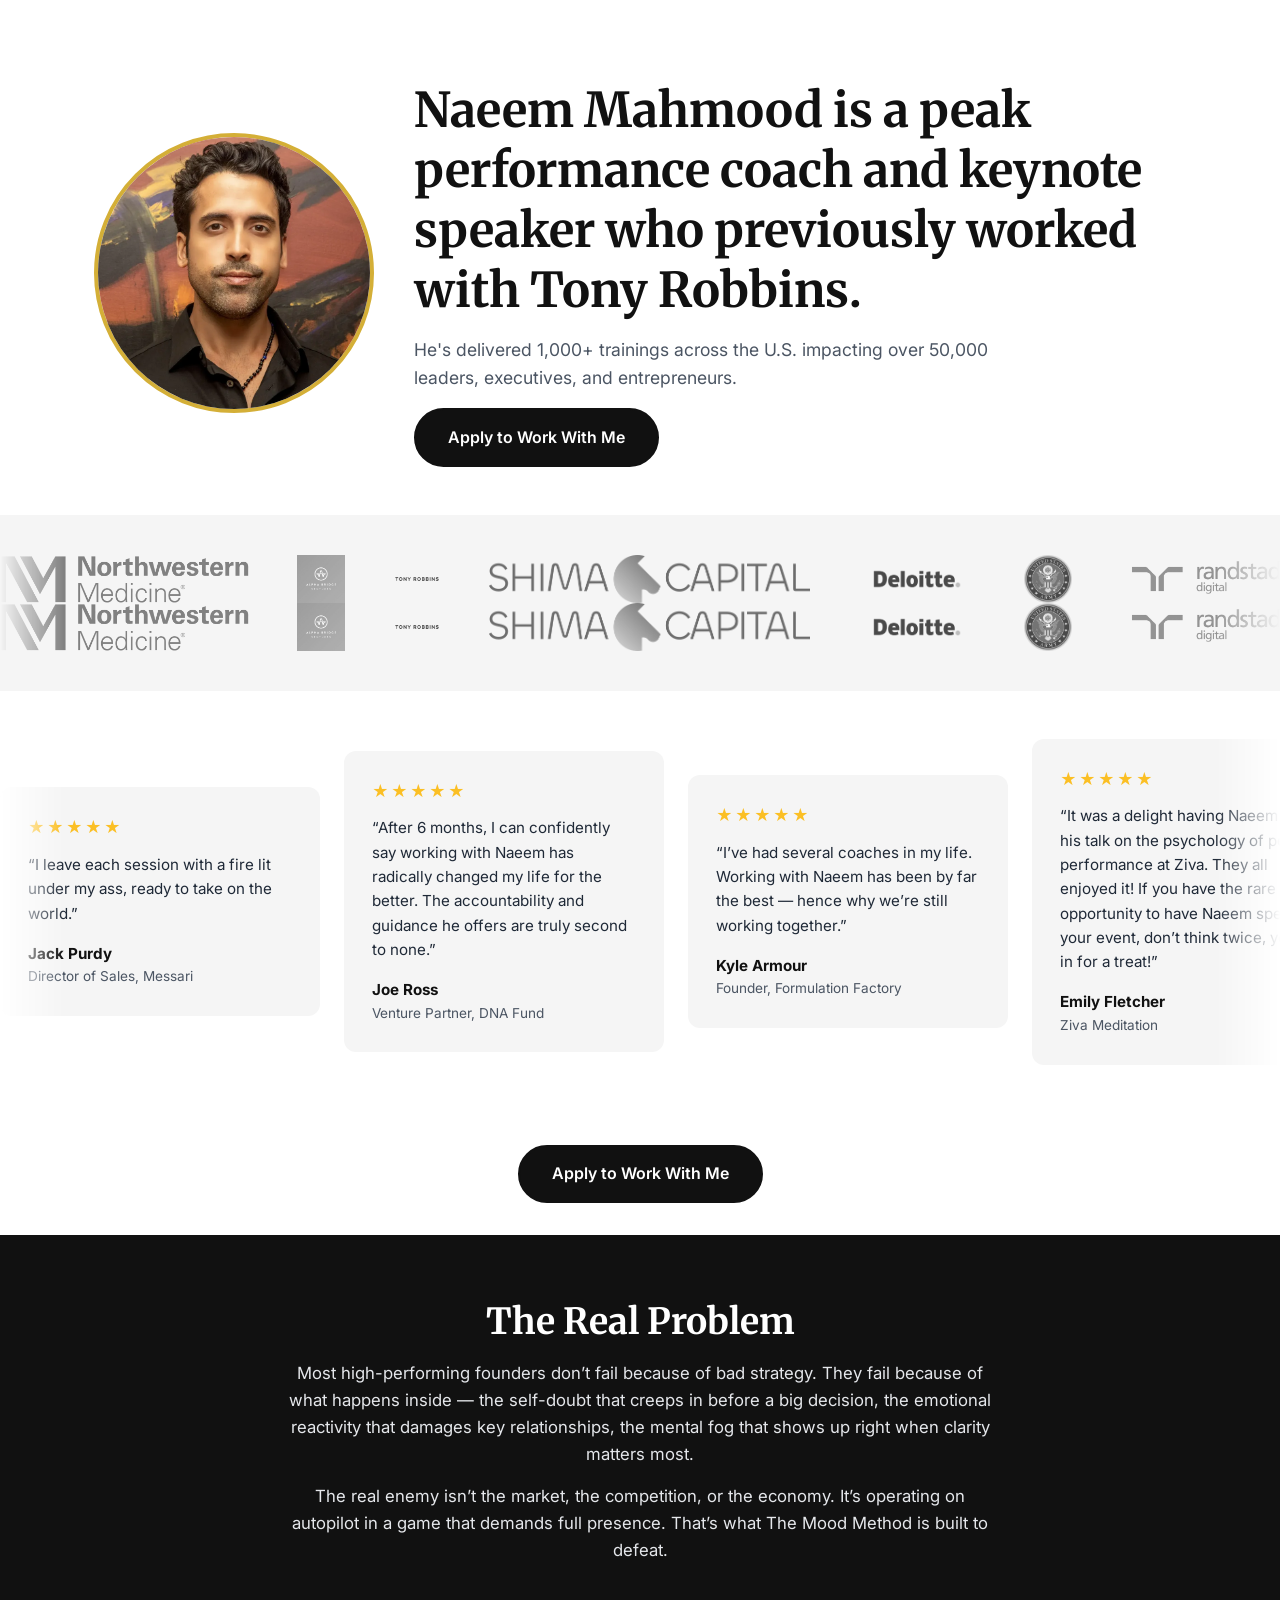
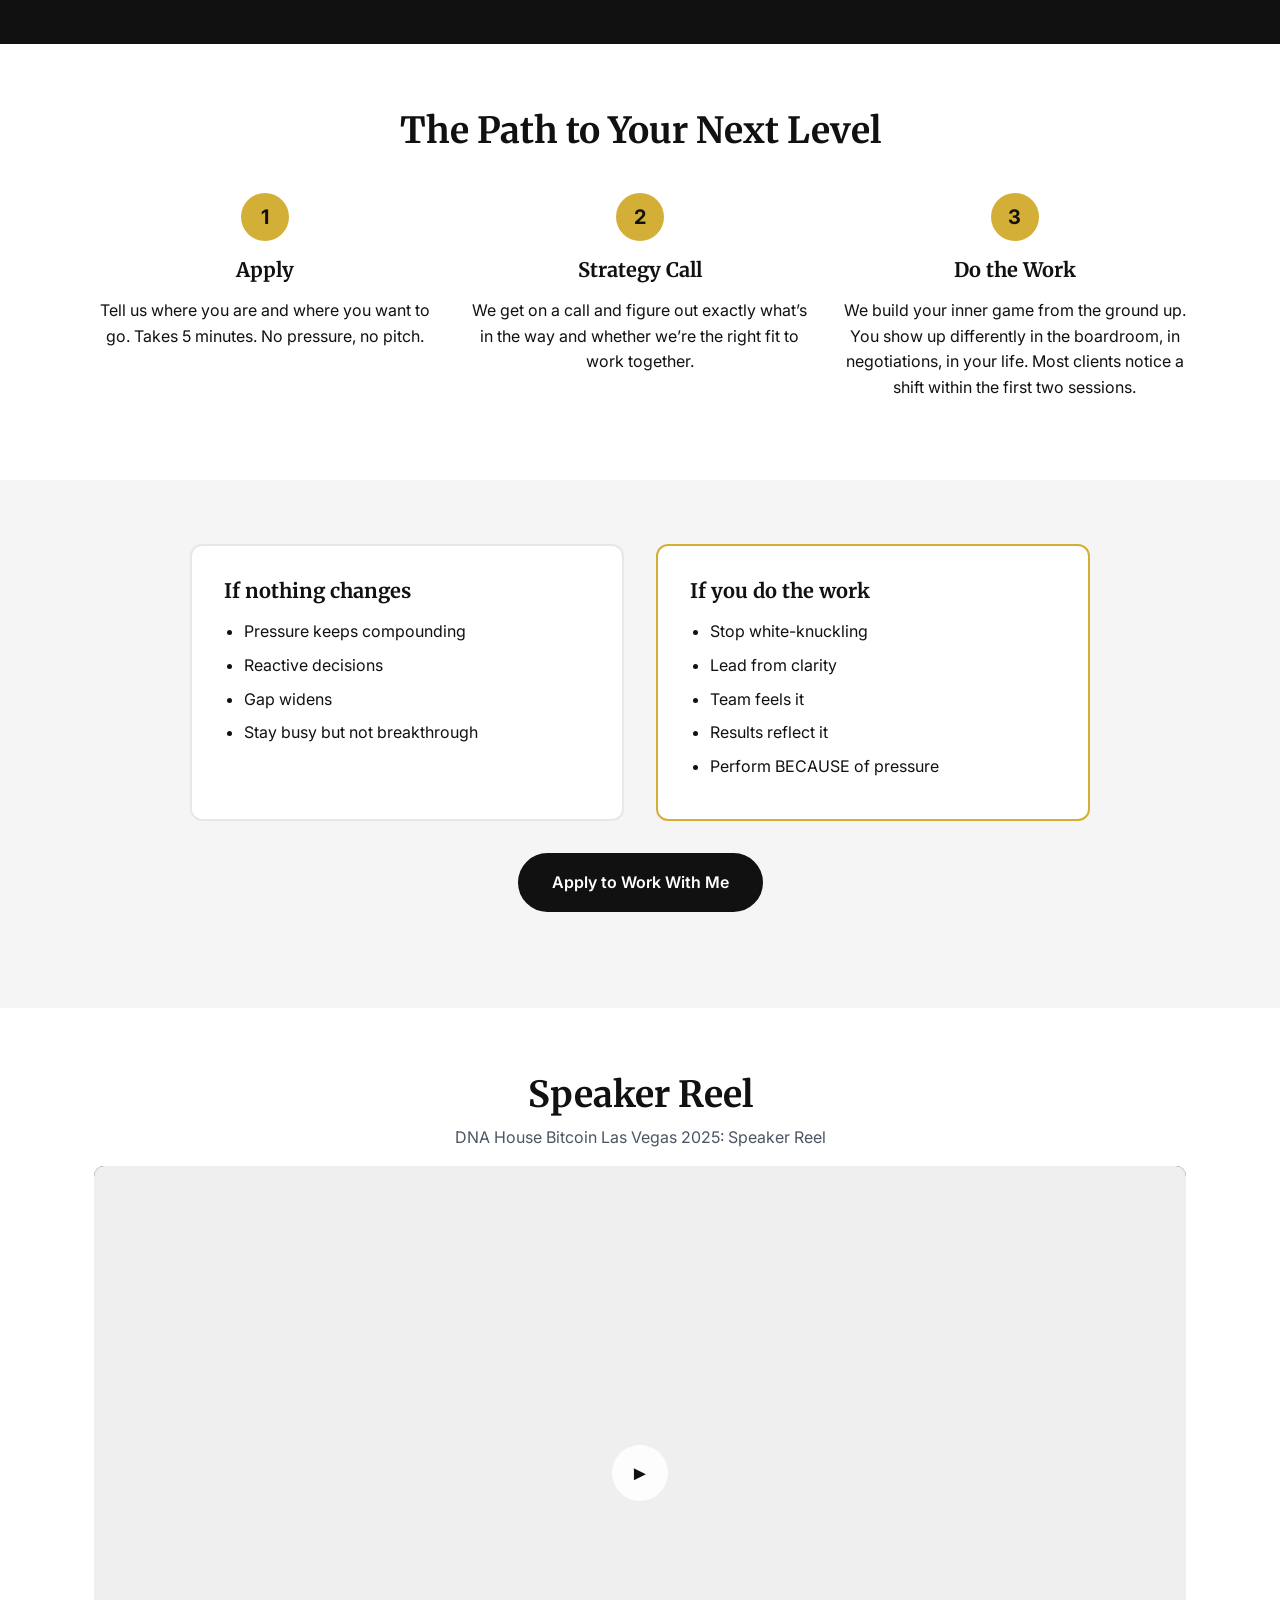
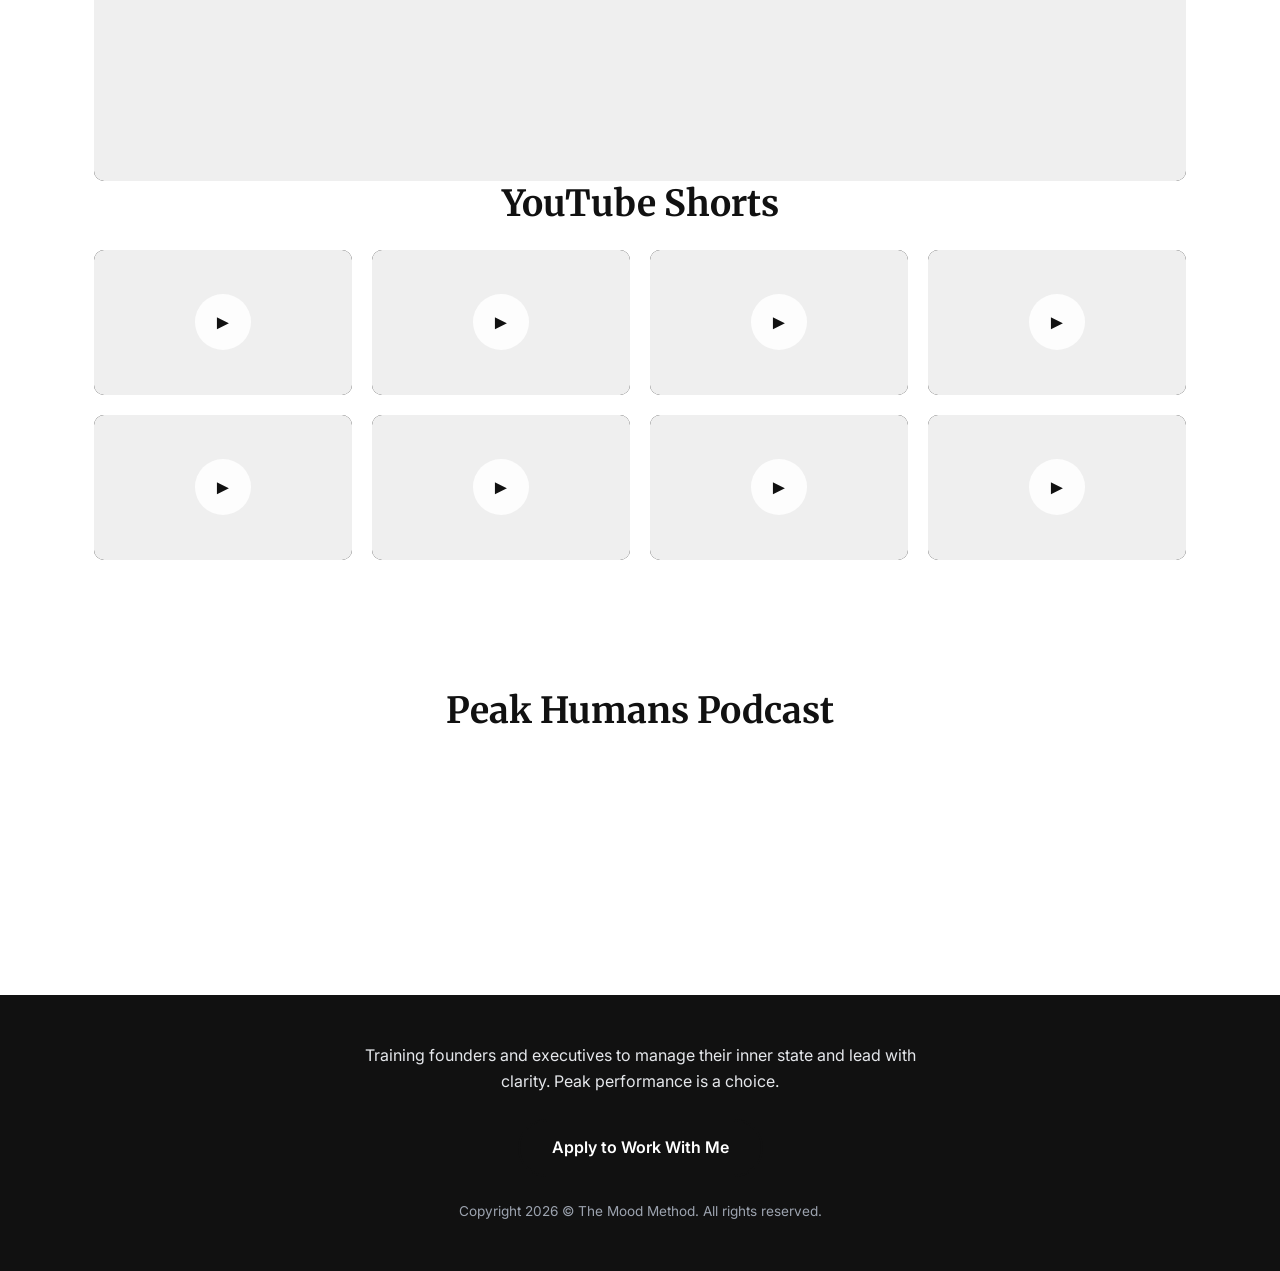
<file: index.html>
<!DOCTYPE html>
<html lang="en">
<head>
<meta charset="UTF-8">
<meta name="viewport" content="width=device-width, initial-scale=1.0">
<title>The Mood Method | Home</title>
<meta name="description" content="Naeem Mahmood is a peak performance coach and keynote speaker who previously worked with Tony Robbins. He's delivered 1,000+ trainings across the U.S. impacting over 50,000 leaders, executives, and entrepreneurs.">
<meta name="author" content="Naeem Mahmood">
<link rel="preconnect" href="https://fonts.googleapis.com">
<link rel="preconnect" href="https://fonts.gstatic.com" crossorigin>
<link href="https://fonts.googleapis.com/css2?family=Inter:ital,wght@0,300;0,400;0,500;0,600;0,700;0,800;1,400&family=Merriweather:ital,wght@0,300;0,400;0,700;0,900;1,400&display=swap" rel="stylesheet">
<link rel="stylesheet" href="assets/css/styles.css">
</head>
<body>

<a class="skip-link" href="#main">Skip to content</a>

<main id="main">

  <!-- Hero -->
  <section class="hero">
    <div class="container hero__inner">
      <img class="hero__photo" src="assets/img/hero-alt.webp" alt="Naeem Mahmood" width="480" height="480">
      <div class="hero__content">
        <h1>Naeem Mahmood is a peak performance coach and keynote speaker who previously worked with Tony Robbins.</h1>
        <p class="hero__subtitle">He's delivered 1,000+ trainings across the U.S. impacting over 50,000 leaders, executives, and entrepreneurs.</p>
        <a class="btn btn--primary" href="https://tidycal.com/moodmethod/mood-method-discovery-call" target="_blank" rel="noopener">Apply to Work With Me</a>
      </div>
    </div>
  </section>

  <!-- Client logos ticker -->
  <section class="logos" aria-label="Clients and partners">
    <div class="marquee">
      <div class="marquee__track">
        <img src="assets/img/logo-1.webp" alt="Client logo" loading="lazy">
        <img src="assets/img/logo-2.webp" alt="Client logo" loading="lazy">
        <img src="assets/img/logo-3.webp" alt="Client logo" loading="lazy">
        <img src="assets/img/logo-4.webp" alt="Client logo" loading="lazy">
        <img src="assets/img/logo-5.webp" alt="Client logo" loading="lazy">
        <img src="assets/img/logo-6.webp" alt="Client logo" loading="lazy">
        <img src="assets/img/logo-7.webp" alt="Client logo" loading="lazy">
        <img src="assets/img/logo-8.webp" alt="Client logo" loading="lazy">
        <img src="assets/img/logo-9.webp" alt="Client logo" loading="lazy">
        <img src="assets/img/logo-10.webp" alt="Client logo" loading="lazy">
        <img src="assets/img/logo-11.webp" alt="Client logo" loading="lazy">
        <img src="assets/img/logo-12.webp" alt="Client logo" loading="lazy">
      </div>
      <div class="marquee__track" aria-hidden="true">
        <img src="assets/img/logo-1.webp" alt="" loading="lazy">
        <img src="assets/img/logo-2.webp" alt="" loading="lazy">
        <img src="assets/img/logo-3.webp" alt="" loading="lazy">
        <img src="assets/img/logo-4.webp" alt="" loading="lazy">
        <img src="assets/img/logo-5.webp" alt="" loading="lazy">
        <img src="assets/img/logo-6.webp" alt="" loading="lazy">
        <img src="assets/img/logo-7.webp" alt="" loading="lazy">
        <img src="assets/img/logo-8.webp" alt="" loading="lazy">
        <img src="assets/img/logo-9.webp" alt="" loading="lazy">
        <img src="assets/img/logo-10.webp" alt="" loading="lazy">
        <img src="assets/img/logo-11.webp" alt="" loading="lazy">
        <img src="assets/img/logo-12.webp" alt="" loading="lazy">
      </div>
    </div>
  </section>

  <!-- Testimonials ticker -->
  <section class="testimonials" aria-label="Testimonials">
    <div class="marquee marquee--slow">
      <div class="marquee__track marquee__track--cards">
        <article class="review-card">
          <div class="stars" aria-hidden="true">★★★★★</div>
          <p>&ldquo;I leave each session with a fire lit under my ass, ready to take on the world.&rdquo;</p>
          <div class="review-card__author"><strong>Jack Purdy</strong><span>Director of Sales, Messari</span></div>
        </article>
        <article class="review-card">
          <div class="stars" aria-hidden="true">★★★★★</div>
          <p>&ldquo;After 6 months, I can confidently say working with Naeem has radically changed my life for the better. The accountability and guidance he offers are truly second to none.&rdquo;</p>
          <div class="review-card__author"><strong>Joe Ross</strong><span>Venture Partner, DNA Fund</span></div>
        </article>
        <article class="review-card">
          <div class="stars" aria-hidden="true">★★★★★</div>
          <p>&ldquo;I&rsquo;ve had several coaches in my life. Working with Naeem has been by far the best &mdash; hence why we&rsquo;re still working together.&rdquo;</p>
          <div class="review-card__author"><strong>Kyle Armour</strong><span>Founder, Formulation Factory</span></div>
        </article>
        <article class="review-card">
          <div class="stars" aria-hidden="true">★★★★★</div>
          <p>&ldquo;It was a delight having Naeem give his talk on the psychology of peak performance at Ziva. They all enjoyed it! If you have the rare opportunity to have Naeem speak at your event, don&rsquo;t think twice, you&rsquo;re in for a treat!&rdquo;</p>
          <div class="review-card__author"><strong>Emily Fletcher</strong><span>Ziva Meditation</span></div>
        </article>
        <article class="review-card">
          <div class="stars" aria-hidden="true">★★★★★</div>
          <p>&ldquo;It was amazing having Naeem work with my team! His high energy and passion for peak performance made a huge difference in the level of engagement everyone had. The training presentation and exercises were incredibly well-received.&rdquo;</p>
          <div class="review-card__author"><strong>Eric Farber</strong><span>Creators Legal</span></div>
        </article>
        <article class="review-card">
          <div class="stars" aria-hidden="true">★★★★★</div>
          <p>&ldquo;Naeem is an incredible coach who helped us create amazing breakthroughs! His tools and strategies are powerful. We are very grateful for the work we accomplished with him.&rdquo;</p>
          <div class="review-card__author"><strong>Yida Gao</strong><span>Shima Capital</span></div>
        </article>
        <article class="review-card">
          <div class="stars" aria-hidden="true">★★★★★</div>
          <p>&ldquo;Thanks to Naeem, my team had a company culture-changing experience! He created a space for everyone to bring out their authentic selves, be vulnerable, and connect deeply. Thank you for making my team stronger.&rdquo;</p>
          <div class="review-card__author"><strong>Noah Karesh</strong><span>Feastly</span></div>
        </article>
      </div>
    </div>
  </section>

  <div class="cta-row">
    <a class="btn btn--primary" href="https://tidycal.com/moodmethod/mood-method-discovery-call" target="_blank" rel="noopener">Apply to Work With Me</a>
  </div>

  <!-- The Real Problem -->
  <section class="problem">
    <div class="container container--narrow">
      <h2>The Real Problem</h2>
      <p>Most high-performing founders don&rsquo;t fail because of bad strategy. They fail because of what happens inside &mdash; the self-doubt that creeps in before a big decision, the emotional reactivity that damages key relationships, the mental fog that shows up right when clarity matters most.</p>
      <p>The real enemy isn&rsquo;t the market, the competition, or the economy. It&rsquo;s operating on autopilot in a game that demands full presence. That&rsquo;s what The Mood Method is built to defeat.</p>
    </div>
  </section>

  <!-- Path / 3 steps -->
  <section class="path">
    <div class="container">
      <h2>The Path to Your Next Level</h2>
      <div class="steps">
        <div class="step">
          <div class="step__num">1</div>
          <h3>Apply</h3>
          <p>Tell us where you are and where you want to go. Takes 5 minutes. No pressure, no pitch.</p>
        </div>
        <div class="step">
          <div class="step__num">2</div>
          <h3>Strategy Call</h3>
          <p>We get on a call and figure out exactly what&rsquo;s in the way and whether we&rsquo;re the right fit to work together.</p>
        </div>
        <div class="step">
          <div class="step__num">3</div>
          <h3>Do the Work</h3>
          <p>We build your inner game from the ground up. You show up differently in the boardroom, in negotiations, in your life. Most clients notice a shift within the first two sessions.</p>
        </div>
      </div>
    </div>
  </section>

  <!-- Comparison -->
  <section class="compare">
    <div class="container">
      <div class="compare__grid">
        <div class="compare__col compare__col--bad">
          <h3>If nothing changes</h3>
          <ul>
            <li>Pressure keeps compounding</li>
            <li>Reactive decisions</li>
            <li>Gap widens</li>
            <li>Stay busy but not breakthrough</li>
          </ul>
        </div>
        <div class="compare__col compare__col--good">
          <h3>If you do the work</h3>
          <ul>
            <li>Stop white-knuckling</li>
            <li>Lead from clarity</li>
            <li>Team feels it</li>
            <li>Results reflect it</li>
            <li>Perform BECAUSE of pressure</li>
          </ul>
        </div>
      </div>
      <div class="cta-row">
        <a class="btn btn--primary" href="https://tidycal.com/moodmethod/mood-method-discovery-call" target="_blank" rel="noopener">Apply to Work With Me</a>
      </div>
    </div>
  </section>

  <!-- Speaker reel -->
  <section class="media">
    <div class="container">
      <h2>Speaker Reel</h2>
      <p class="media__caption">DNA House Bitcoin Las Vegas 2025: Speaker Reel</p>
      <div class="video-embed" data-yt-id="guwrdjcJvP4">
        <button class="video-embed__thumb" type="button" aria-label="Play speaker reel video" style="background-image:url('https://img.youtube.com/vi/guwrdjcJvP4/maxresdefault.jpg')">
          <span class="video-embed__play">&#9658;</span>
        </button>
      </div>

      <h2>YouTube Shorts</h2>
      <div class="video-grid">
        <div class="video-embed" data-yt-id="88CsecXRLzU"><button class="video-embed__thumb" type="button" aria-label="Play video" style="background-image:url('https://img.youtube.com/vi/88CsecXRLzU/maxresdefault.jpg')"><span class="video-embed__play">&#9658;</span></button></div>
        <div class="video-embed" data-yt-id="FgQhCLDZdGI"><button class="video-embed__thumb" type="button" aria-label="Play video" style="background-image:url('https://img.youtube.com/vi/FgQhCLDZdGI/hqdefault.jpg')"><span class="video-embed__play">&#9658;</span></button></div>
        <div class="video-embed" data-yt-id="JexrYP4bmI4"><button class="video-embed__thumb" type="button" aria-label="Play video" style="background-image:url('https://img.youtube.com/vi/JexrYP4bmI4/maxresdefault.jpg')"><span class="video-embed__play">&#9658;</span></button></div>
        <div class="video-embed" data-yt-id="KQnETNMaRXA"><button class="video-embed__thumb" type="button" aria-label="Play video" style="background-image:url('https://img.youtube.com/vi/KQnETNMaRXA/maxresdefault.jpg')"><span class="video-embed__play">&#9658;</span></button></div>
        <div class="video-embed" data-yt-id="cI7zil-76wE"><button class="video-embed__thumb" type="button" aria-label="Play video" style="background-image:url('https://img.youtube.com/vi/cI7zil-76wE/hqdefault.jpg')"><span class="video-embed__play">&#9658;</span></button></div>
        <div class="video-embed" data-yt-id="dAJSFejHGWY"><button class="video-embed__thumb" type="button" aria-label="Play video" style="background-image:url('https://img.youtube.com/vi/dAJSFejHGWY/maxresdefault.jpg')"><span class="video-embed__play">&#9658;</span></button></div>
        <div class="video-embed" data-yt-id="j82o5baafPk"><button class="video-embed__thumb" type="button" aria-label="Play video" style="background-image:url('https://img.youtube.com/vi/j82o5baafPk/maxresdefault.jpg')"><span class="video-embed__play">&#9658;</span></button></div>
        <div class="video-embed" data-yt-id="y9a__FOhj7w"><button class="video-embed__thumb" type="button" aria-label="Play video" style="background-image:url('https://img.youtube.com/vi/y9a__FOhj7w/maxresdefault.jpg')"><span class="video-embed__play">&#9658;</span></button></div>
      </div>
    </div>
  </section>

  <!-- Podcast -->
  <section class="podcast">
    <div class="container container--narrow">
      <h2>Peak Humans Podcast</h2>
      <iframe title="Peak Humans Podcast" allow="autoplay *; encrypted-media *;" frameborder="0" height="175" style="width:100%;max-width:660px;overflow:hidden;border-radius:10px;" sandbox="allow-forms allow-popups allow-same-origin allow-scripts allow-storage-access-by-user-activation allow-top-navigation-by-user-activation" src="https://embed.podcasts.apple.com/us/podcast/peak-humans/id1523759669?theme=light"></iframe>
    </div>
  </section>

  <!-- Footer -->
  <footer class="site-footer">
    <div class="container">
      <p class="site-footer__tagline">Training founders and executives to manage their inner state and lead with clarity. Peak performance is a choice.</p>
      <a class="btn btn--primary" href="https://tidycal.com/moodmethod/mood-method-discovery-call" target="_blank" rel="noopener">Apply to Work With Me</a>
      <p class="site-footer__copyright">Copyright 2026 &copy; The Mood Method. All rights reserved.</p>
    </div>
  </footer>

</main>

<script src="assets/js/main.js"></script>
</body>
</html>
</file>
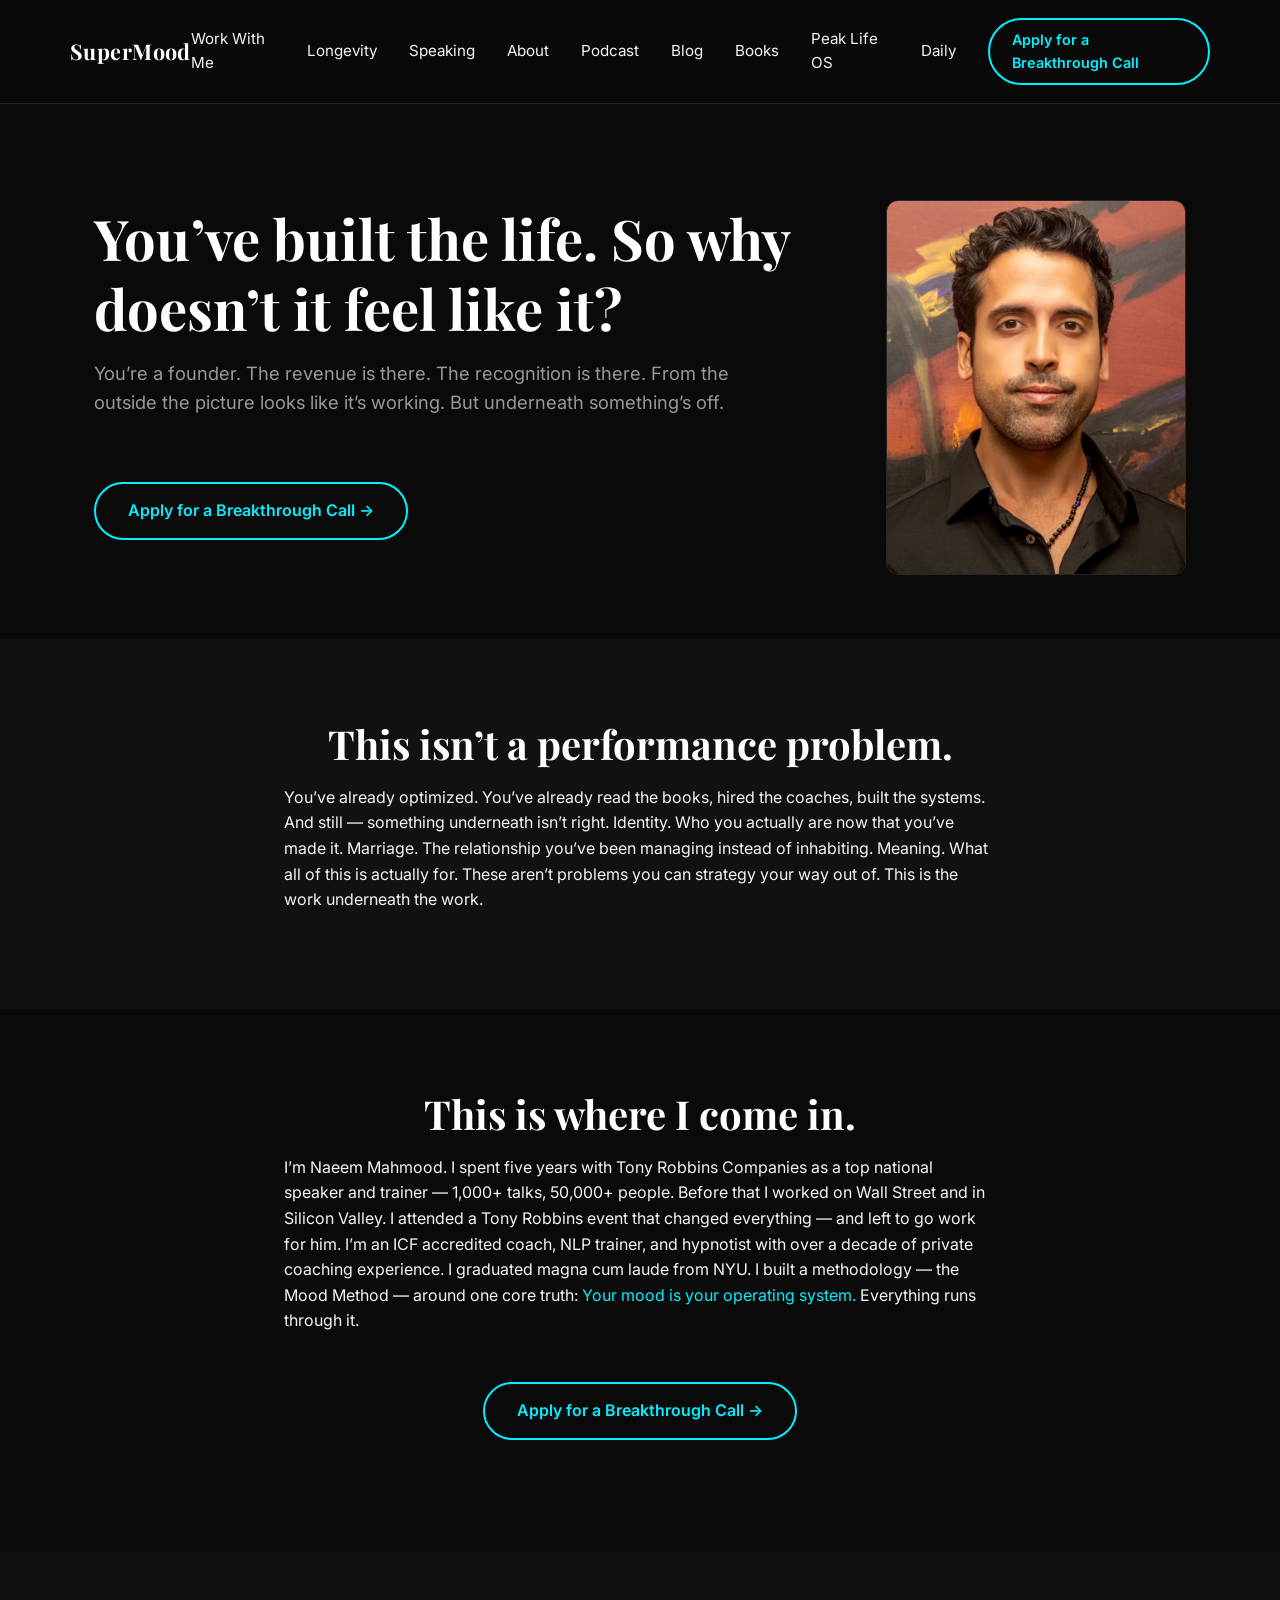
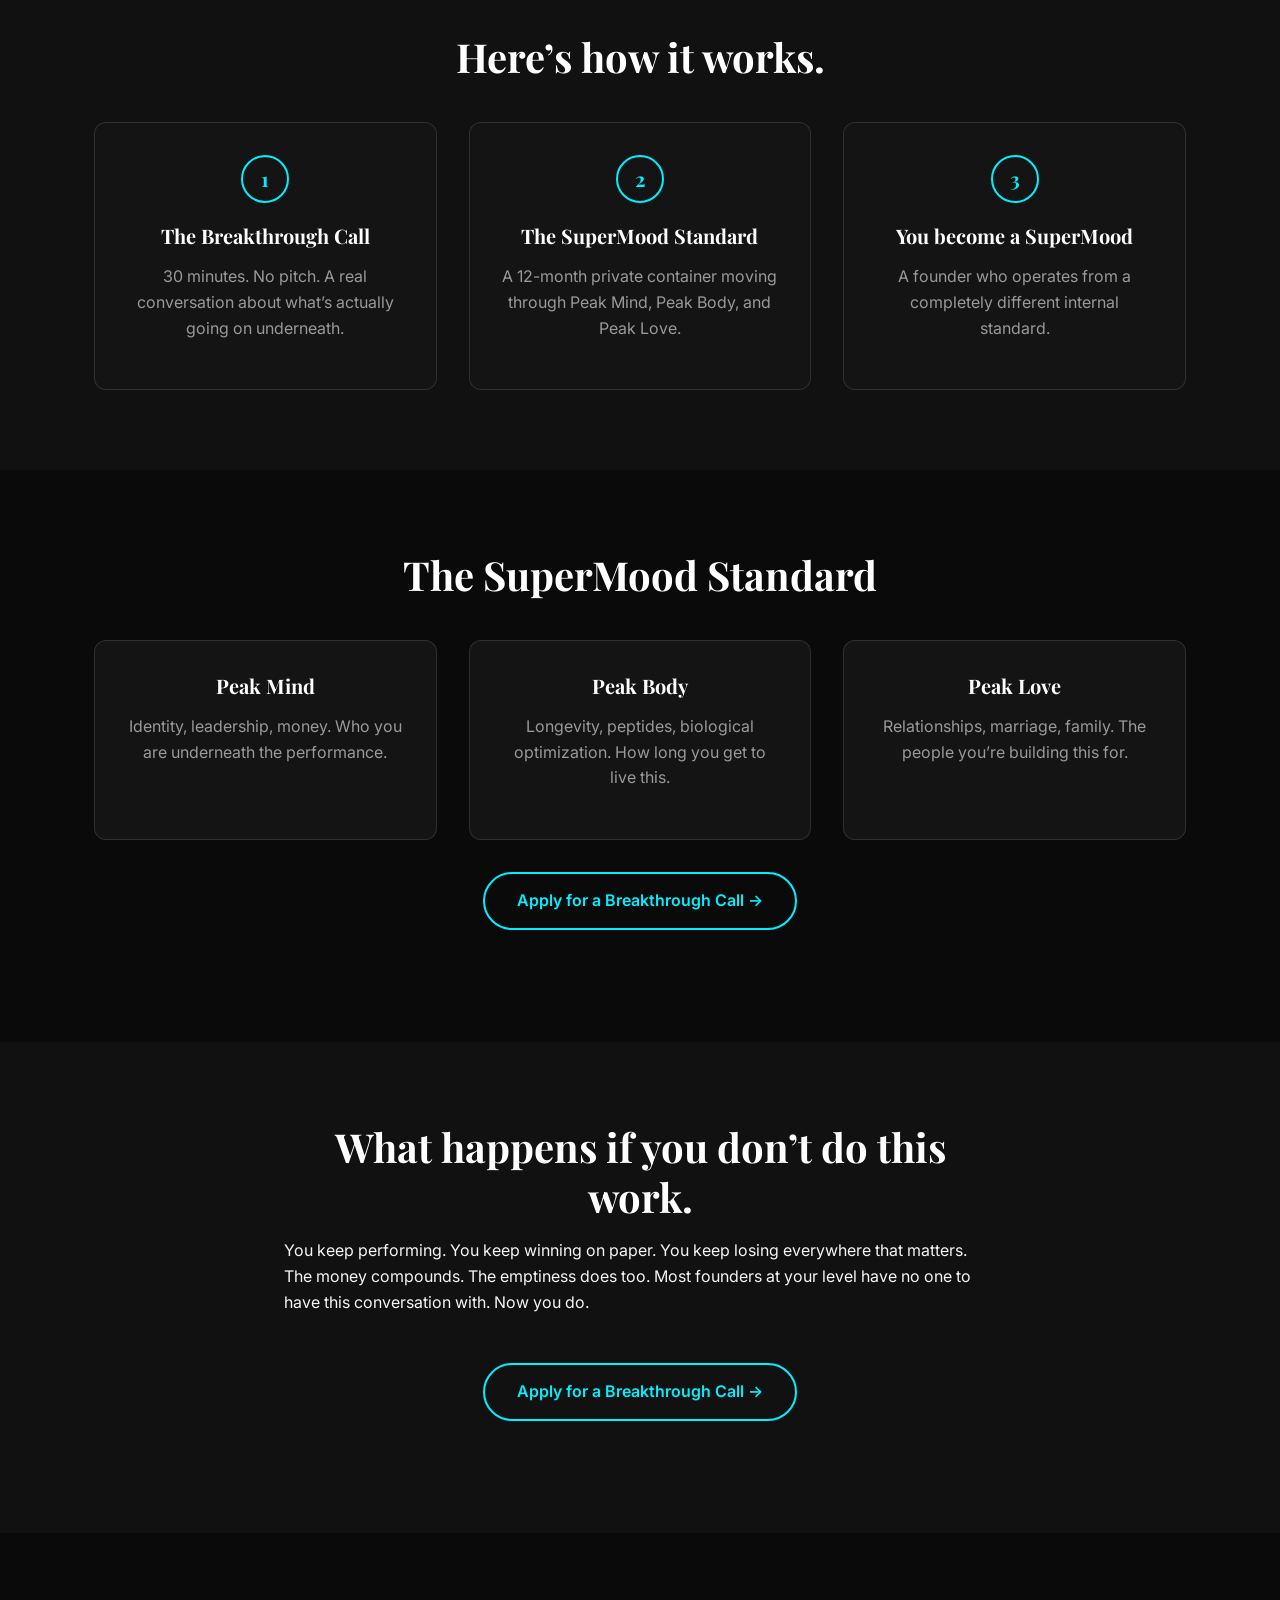
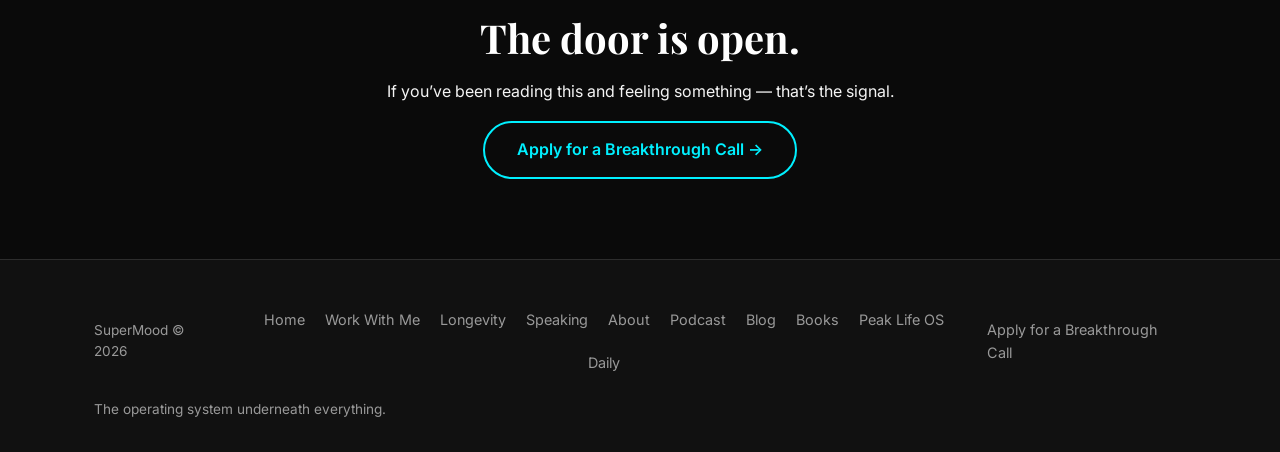
<file: public/index.html>
<!DOCTYPE html>
<html lang="en">
<head>
<meta charset="UTF-8">
<meta name="viewport" content="width=device-width, initial-scale=1.0">
<title>SuperMood | Naeem Mahmood &mdash; Executive Coach for Founders</title>
<meta name="description" content="Executive coaching for founders who are winning on paper and losing everywhere that matters. Peak Mind. Peak Body. Peak Love.">
<meta name="author" content="Naeem Mahmood">
<link rel="icon" type="image/svg+xml" href="assets/img/favicon.svg">
<link rel="preconnect" href="https://fonts.googleapis.com">
<link rel="preconnect" href="https://fonts.gstatic.com" crossorigin>
<link href="https://fonts.googleapis.com/css2?family=Inter:ital,wght@0,300;0,400;0,500;0,600;0,700;0,800;1,400&family=Playfair+Display:ital,wght@0,400;0,700;0,900;1,400&display=swap" rel="stylesheet">
<link rel="stylesheet" href="assets/css/styles.css">
</head>
<body>

<a class="skip-link" href="#main">Skip to content</a>

<nav class="nav">
  <div class="container nav__inner">
    <a class="nav__logo" href="index.html">SuperMood</a>
    <div class="nav__links">
      <a class="nav__link" href="work-with-me.html">Work With Me</a>
      <a class="nav__link" href="supermood-longevity.html">Longevity</a>
      <a class="nav__link" href="speaking.html">Speaking</a>
      <a class="nav__link" href="about.html">About</a>
      <a class="nav__link" href="podcast.html">Podcast</a>
      <a class="nav__link" href="blog">Blog</a>
      <a class="nav__link" href="books.html">Books</a>
      <a class="nav__link" href="peak-life-os.html">Peak Life OS</a>
      <a class="nav__link" href="daily.html">Daily</a>
      <a class="btn btn--primary btn--small" href="breakthrough-call.html">Apply for a Breakthrough Call</a>
    </div>
    <button class="nav__toggle" aria-label="Toggle menu" aria-expanded="false">&#9776;</button>
  </div>
  <div class="nav__mobile container">
    <a class="nav__link" href="work-with-me.html">Work With Me</a>
    <a class="nav__link" href="supermood-longevity.html">Longevity</a>
    <a class="nav__link" href="speaking.html">Speaking</a>
    <a class="nav__link" href="about.html">About</a>
    <a class="nav__link" href="podcast.html">Podcast</a>
    <a class="nav__link" href="blog">Blog</a>
    <a class="nav__link" href="books.html">Books</a>
    <a class="nav__link" href="peak-life-os.html">Peak Life OS</a>
      <a class="nav__link" href="daily.html">Daily</a>
    <a class="btn btn--primary btn--small" href="breakthrough-call.html">Apply for a Breakthrough Call</a>
  </div>
</nav>

<main id="main">

  <!-- Hero -->
  <section class="hero">
    <div class="container hero__grid reveal">
      <div class="hero__content">
        <h1>You&rsquo;ve built the life. So why doesn&rsquo;t it feel like it?</h1>
        <p class="hero__subtitle">You&rsquo;re a founder. The revenue is there. The recognition is there. From the outside the picture looks like it&rsquo;s working. But underneath something&rsquo;s off.</p>
        <div class="cta-row">
          <a class="btn btn--primary" href="breakthrough-call.html">Apply for a Breakthrough Call &rarr;</a>
        </div>
      </div>
      <img class="hero-photo" src="assets/img/naeem-hero.jpg" alt="Naeem Mahmood" width="720" height="900">
    </div>
  </section>

  <!-- The Problem -->
  <section class="section--alt">
    <div class="container container--narrow reveal">
      <h2>This isn&rsquo;t a performance problem.</h2>
      <p>You&rsquo;ve already optimized. You&rsquo;ve already read the books, hired the coaches, built the systems. And still &mdash; something underneath isn&rsquo;t right. Identity. Who you actually are now that you&rsquo;ve made it. Marriage. The relationship you&rsquo;ve been managing instead of inhabiting. Meaning. What all of this is actually for. These aren&rsquo;t problems you can strategy your way out of. This is the work underneath the work.</p>
    </div>
  </section>

  <!-- The Guide -->
  <section>
    <div class="container container--narrow reveal">
      <h2>This is where I come in.</h2>
      <p>I&rsquo;m Naeem Mahmood. I spent five years with Tony Robbins Companies as a top national speaker and trainer &mdash; 1,000+ talks, 50,000+ people. Before that I worked on Wall Street and in Silicon Valley. I attended a Tony Robbins event that changed everything &mdash; and left to go work for him. I&rsquo;m an ICF accredited coach, NLP trainer, and hypnotist with over a decade of private coaching experience. I graduated magna cum laude from NYU. I built a methodology &mdash; the Mood Method &mdash; around one core truth: <span class="accent">Your mood is your operating system.</span> Everything runs through it.</p>
      <div class="cta-row">
        <a class="btn btn--primary" href="breakthrough-call.html">Apply for a Breakthrough Call &rarr;</a>
      </div>
    </div>
  </section>

  <!-- The Plan -->
  <section class="section--alt">
    <div class="container reveal">
      <h2>Here&rsquo;s how it works.</h2>
      <div class="grid-3">
        <div class="card">
          <div class="card__num">1</div>
          <h3>The Breakthrough Call</h3>
          <p>30 minutes. No pitch. A real conversation about what&rsquo;s actually going on underneath.</p>
        </div>
        <div class="card">
          <div class="card__num">2</div>
          <h3>The SuperMood Standard</h3>
          <p>A 12-month private container moving through Peak Mind, Peak Body, and Peak Love.</p>
        </div>
        <div class="card">
          <div class="card__num">3</div>
          <h3>You become a SuperMood</h3>
          <p>A founder who operates from a completely different internal standard.</p>
        </div>
      </div>
    </div>
  </section>

  <!-- The Three Pillars -->
  <section>
    <div class="container reveal">
      <h2>The SuperMood Standard</h2>
      <div class="grid-3">
        <div class="card">
          <h3>Peak Mind</h3>
          <p>Identity, leadership, money. Who you are underneath the performance.</p>
        </div>
        <div class="card">
          <h3>Peak Body</h3>
          <p>Longevity, peptides, biological optimization. How long you get to live this.</p>
        </div>
        <div class="card">
          <h3>Peak Love</h3>
          <p>Relationships, marriage, family. The people you&rsquo;re building this for.</p>
        </div>
      </div>
      <div class="cta-row">
        <a class="btn btn--primary" href="breakthrough-call.html">Apply for a Breakthrough Call &rarr;</a>
      </div>
    </div>
  </section>

  <!-- Stakes -->
  <section class="section--alt">
    <div class="container container--narrow reveal">
      <h2>What happens if you don&rsquo;t do this work.</h2>
      <p>You keep performing. You keep winning on paper. You keep losing everywhere that matters. The money compounds. The emptiness does too. Most founders at your level have no one to have this conversation with. Now you do.</p>
      <div class="cta-row">
        <a class="btn btn--primary" href="breakthrough-call.html">Apply for a Breakthrough Call &rarr;</a>
      </div>
    </div>
  </section>

  <!-- Footer CTA -->
  <section>
    <div class="container container--narrow reveal" style="text-align:center;">
      <h2>The door is open.</h2>
      <p>If you&rsquo;ve been reading this and feeling something &mdash; that&rsquo;s the signal.</p>
      <a class="btn btn--primary" href="breakthrough-call.html">Apply for a Breakthrough Call &rarr;</a>
    </div>
  </section>

</main>

<footer class="site-footer">
  <div class="container">
    <div class="site-footer__grid">
      <span class="site-footer__copyright">SuperMood &copy; 2026</span>
      <div class="site-footer__links">
        <a href="index.html">Home</a>
        <a href="work-with-me.html">Work With Me</a>
        <a href="supermood-longevity.html">Longevity</a>
        <a href="speaking.html">Speaking</a>
        <a href="about.html">About</a>
        <a href="podcast.html">Podcast</a>
        <a href="blog">Blog</a>
        <a href="books.html">Books</a>
        <a href="peak-life-os.html">Peak Life OS</a>
        <a href="daily.html">Daily</a>
      </div>
      <div class="site-footer__links">
        <a href="breakthrough-call.html">Apply for a Breakthrough Call</a>
      </div>
    </div>
    <p class="site-footer__tagline">The operating system underneath everything.</p>
  </div>
</footer>

<script src="assets/js/main.js"></script>
</body>
</html>
</file>
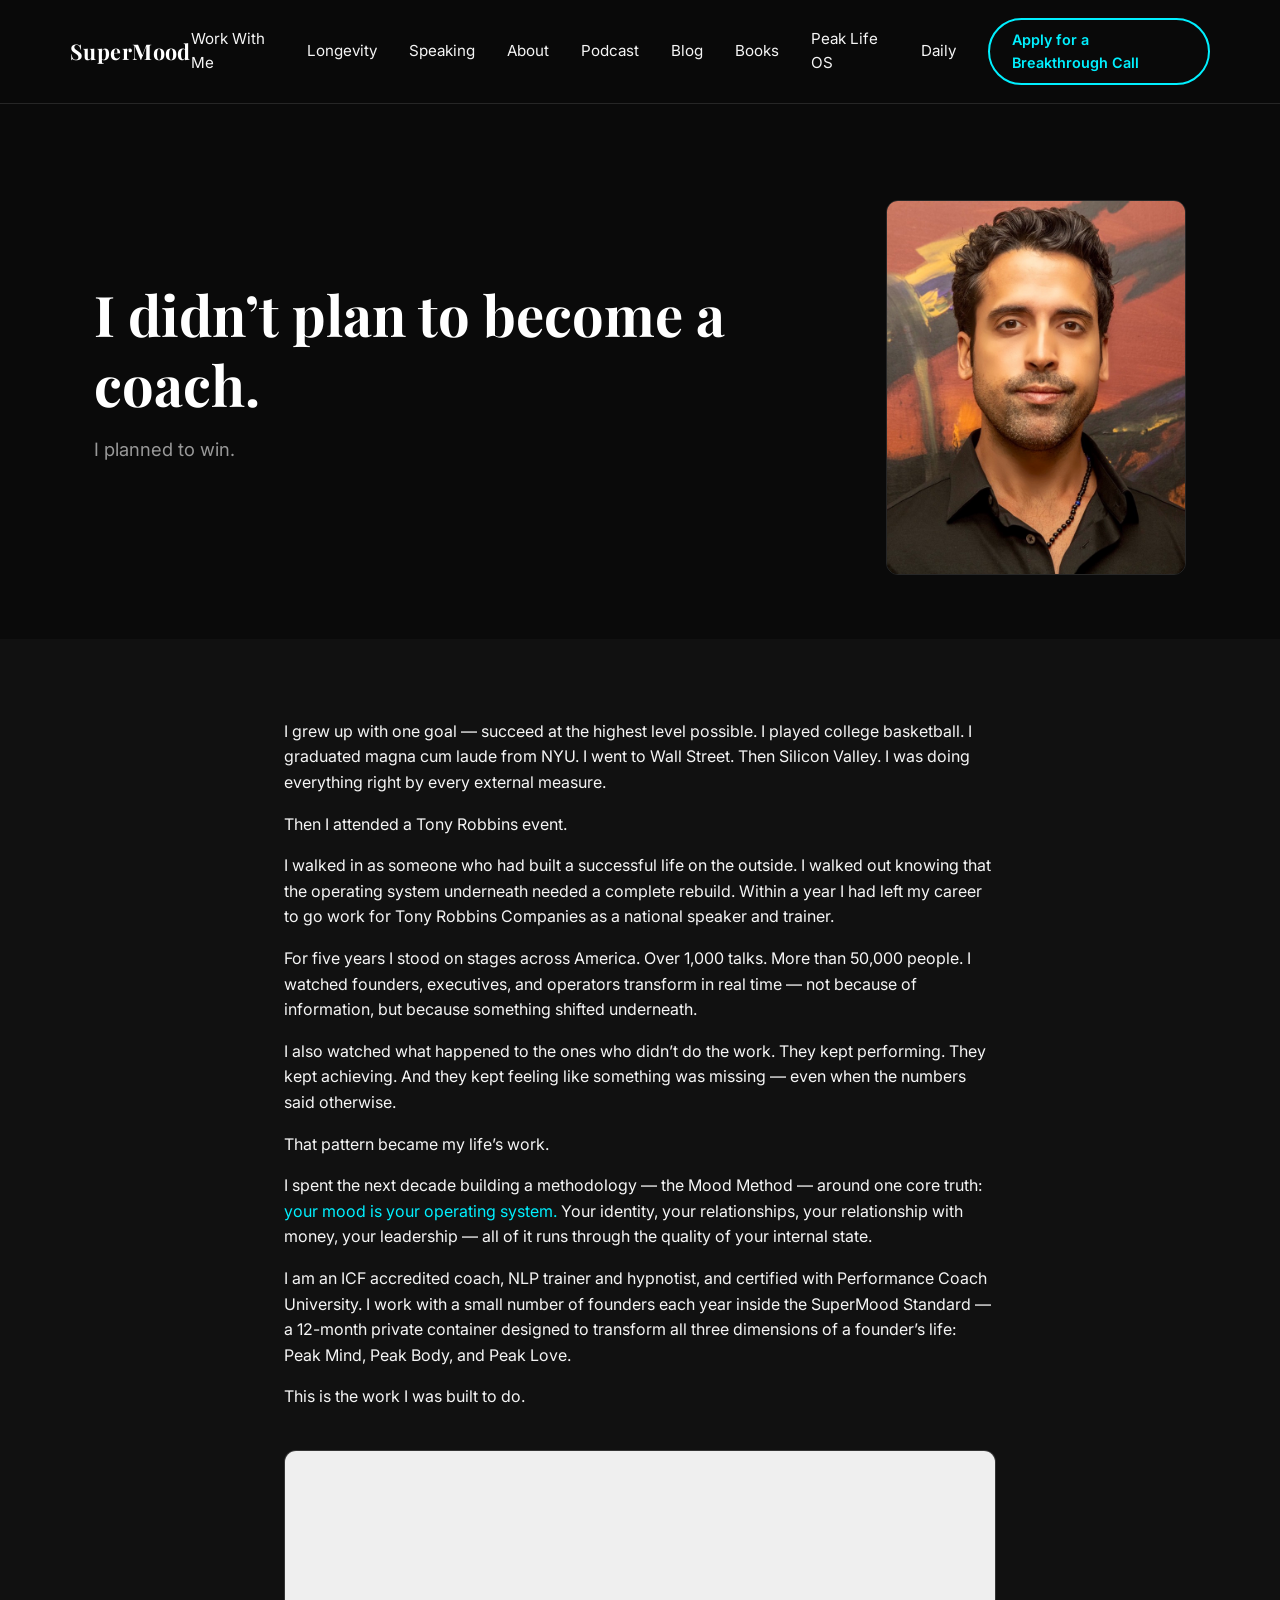
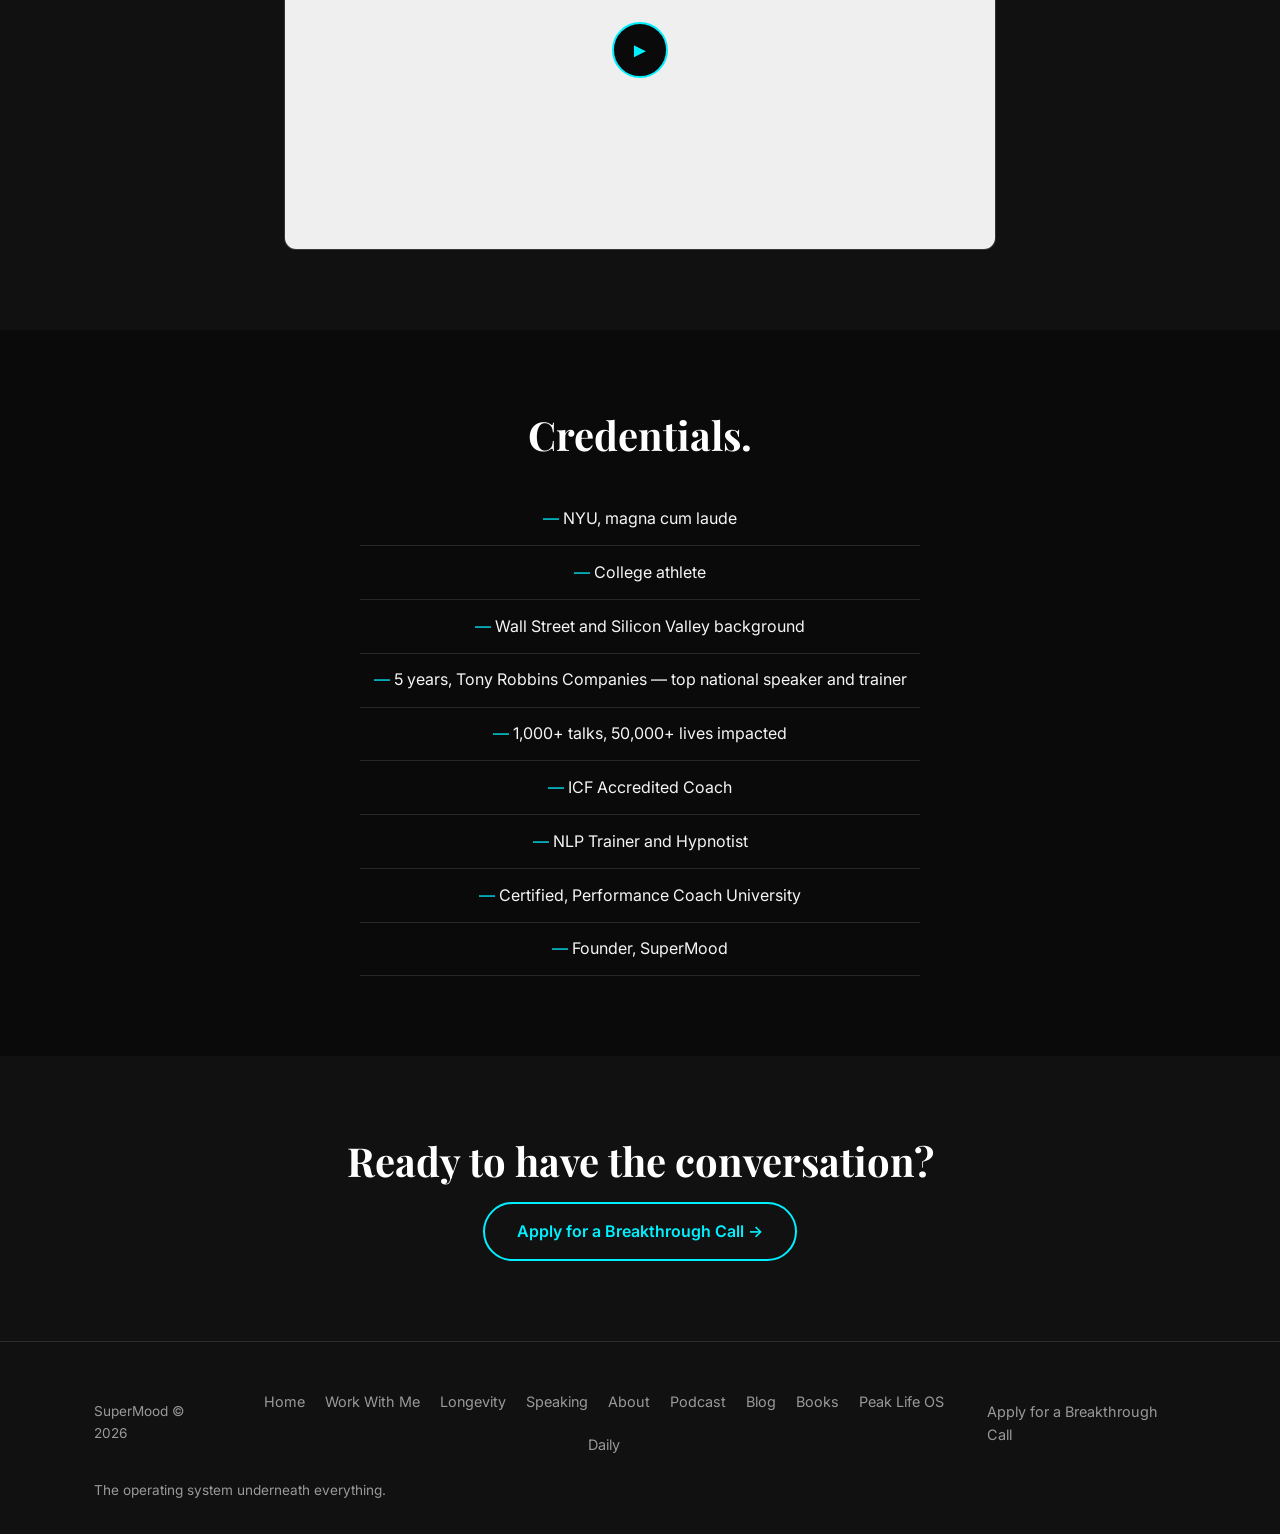
<file: public/about.html>
<!DOCTYPE html>
<html lang="en">
<head>
<meta charset="UTF-8">
<meta name="viewport" content="width=device-width, initial-scale=1.0">
<title>SuperMood | Naeem Mahmood &mdash; Executive Coach for Founders</title>
<meta name="description" content="Executive coaching for founders who are winning on paper and losing everywhere that matters. Peak Mind. Peak Body. Peak Love.">
<meta name="author" content="Naeem Mahmood">
<link rel="icon" type="image/svg+xml" href="assets/img/favicon.svg">
<link rel="preconnect" href="https://fonts.googleapis.com">
<link rel="preconnect" href="https://fonts.gstatic.com" crossorigin>
<link href="https://fonts.googleapis.com/css2?family=Inter:ital,wght@0,300;0,400;0,500;0,600;0,700;0,800;1,400&family=Playfair+Display:ital,wght@0,400;0,700;0,900;1,400&display=swap" rel="stylesheet">
<link rel="stylesheet" href="assets/css/styles.css">
</head>
<body>

<a class="skip-link" href="#main">Skip to content</a>

<nav class="nav">
  <div class="container nav__inner">
    <a class="nav__logo" href="index.html">SuperMood</a>
    <div class="nav__links">
      <a class="nav__link" href="work-with-me.html">Work With Me</a>
      <a class="nav__link" href="supermood-longevity.html">Longevity</a>
      <a class="nav__link" href="speaking.html">Speaking</a>
      <a class="nav__link" href="about.html">About</a>
      <a class="nav__link" href="podcast.html">Podcast</a>
      <a class="nav__link" href="blog">Blog</a>
      <a class="nav__link" href="books.html">Books</a>
      <a class="nav__link" href="peak-life-os.html">Peak Life OS</a>
      <a class="nav__link" href="daily.html">Daily</a>
      <a class="btn btn--primary btn--small" href="breakthrough-call.html">Apply for a Breakthrough Call</a>
    </div>
    <button class="nav__toggle" aria-label="Toggle menu" aria-expanded="false">&#9776;</button>
  </div>
  <div class="nav__mobile container">
    <a class="nav__link" href="work-with-me.html">Work With Me</a>
    <a class="nav__link" href="supermood-longevity.html">Longevity</a>
    <a class="nav__link" href="speaking.html">Speaking</a>
    <a class="nav__link" href="about.html">About</a>
    <a class="nav__link" href="podcast.html">Podcast</a>
    <a class="nav__link" href="blog">Blog</a>
    <a class="nav__link" href="books.html">Books</a>
    <a class="nav__link" href="peak-life-os.html">Peak Life OS</a>
      <a class="nav__link" href="daily.html">Daily</a>
    <a class="btn btn--primary btn--small" href="breakthrough-call.html">Apply for a Breakthrough Call</a>
  </div>
</nav>

<main id="main">

  <!-- Hero -->
  <section class="hero">
    <div class="container hero__grid reveal">
      <div class="hero__content">
        <h1>I didn&rsquo;t plan to become a coach.</h1>
        <p class="hero__subtitle">I planned to win.</p>
      </div>
      <img class="hero-photo" src="assets/img/naeem-hero.jpg" alt="Naeem Mahmood" width="720" height="900">
    </div>
  </section>

  <!-- Origin Story -->
  <section class="section--alt">
    <div class="container container--narrow reveal">
      <p>I grew up with one goal &mdash; succeed at the highest level possible. I played college basketball. I graduated magna cum laude from NYU. I went to Wall Street. Then Silicon Valley. I was doing everything right by every external measure.</p>
      <p>Then I attended a Tony Robbins event.</p>
      <p>I walked in as someone who had built a successful life on the outside. I walked out knowing that the operating system underneath needed a complete rebuild. Within a year I had left my career to go work for Tony Robbins Companies as a national speaker and trainer.</p>
      <p>For five years I stood on stages across America. Over 1,000 talks. More than 50,000 people. I watched founders, executives, and operators transform in real time &mdash; not because of information, but because something shifted underneath.</p>
      <p>I also watched what happened to the ones who didn&rsquo;t do the work. They kept performing. They kept achieving. And they kept feeling like something was missing &mdash; even when the numbers said otherwise.</p>
      <p>That pattern became my life&rsquo;s work.</p>
      <p>I spent the next decade building a methodology &mdash; the Mood Method &mdash; around one core truth: <span class="accent">your mood is your operating system.</span> Your identity, your relationships, your relationship with money, your leadership &mdash; all of it runs through the quality of your internal state.</p>
      <p>I am an ICF accredited coach, NLP trainer and hypnotist, and certified with Performance Coach University. I work with a small number of founders each year inside the SuperMood Standard &mdash; a 12-month private container designed to transform all three dimensions of a founder&rsquo;s life: Peak Mind, Peak Body, and Peak Love.</p>
      <p>This is the work I was built to do.</p>
      <div class="video-embed" data-yt-id="dAJSFejHGWY">
        <button class="video-embed__thumb" type="button" aria-label="Play video" style="background-image:url('https://img.youtube.com/vi/dAJSFejHGWY/maxresdefault.jpg')">
          <span class="video-embed__play">&#9658;</span>
        </button>
      </div>
    </div>
  </section>

  <!-- Credentials -->
  <section>
    <div class="container container--narrow reveal" style="text-align:center;">
      <h2>Credentials.</h2>
      <ul class="credentials">
        <li>NYU, magna cum laude</li>
        <li>College athlete</li>
        <li>Wall Street and Silicon Valley background</li>
        <li>5 years, Tony Robbins Companies &mdash; top national speaker and trainer</li>
        <li>1,000+ talks, 50,000+ lives impacted</li>
        <li>ICF Accredited Coach</li>
        <li>NLP Trainer and Hypnotist</li>
        <li>Certified, Performance Coach University</li>
        <li>Founder, SuperMood</li>
      </ul>
    </div>
  </section>

  <!-- CTA -->
  <section class="section--alt">
    <div class="container container--narrow reveal" style="text-align:center;">
      <h2>Ready to have the conversation?</h2>
      <a class="btn btn--primary" href="breakthrough-call.html">Apply for a Breakthrough Call &rarr;</a>
    </div>
  </section>

</main>

<footer class="site-footer">
  <div class="container">
    <div class="site-footer__grid">
      <span class="site-footer__copyright">SuperMood &copy; 2026</span>
      <div class="site-footer__links">
        <a href="index.html">Home</a>
        <a href="work-with-me.html">Work With Me</a>
        <a href="supermood-longevity.html">Longevity</a>
        <a href="speaking.html">Speaking</a>
        <a href="about.html">About</a>
        <a href="podcast.html">Podcast</a>
        <a href="blog">Blog</a>
        <a href="books.html">Books</a>
        <a href="peak-life-os.html">Peak Life OS</a>
        <a href="daily.html">Daily</a>
      </div>
      <div class="site-footer__links">
        <a href="breakthrough-call.html">Apply for a Breakthrough Call</a>
      </div>
    </div>
    <p class="site-footer__tagline">The operating system underneath everything.</p>
  </div>
</footer>

<script src="assets/js/main.js"></script>
</body>
</html>
</file>
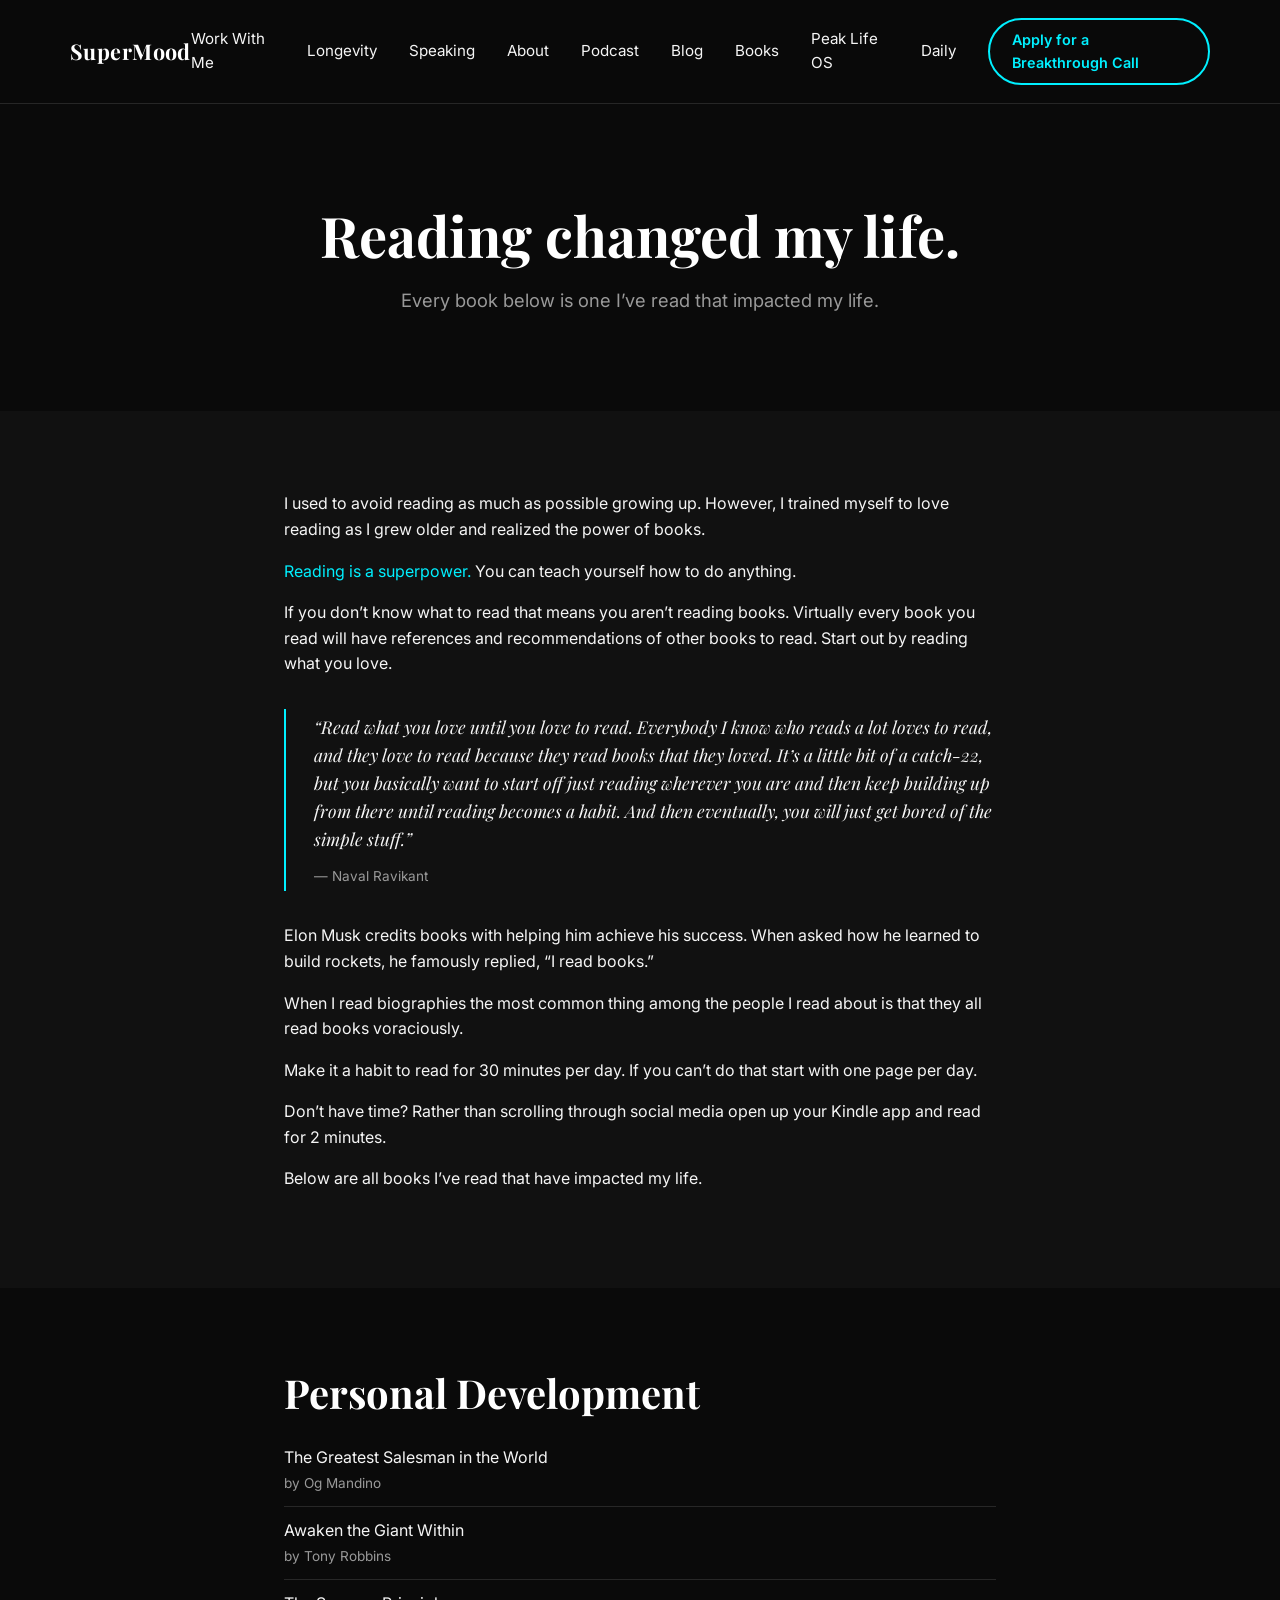
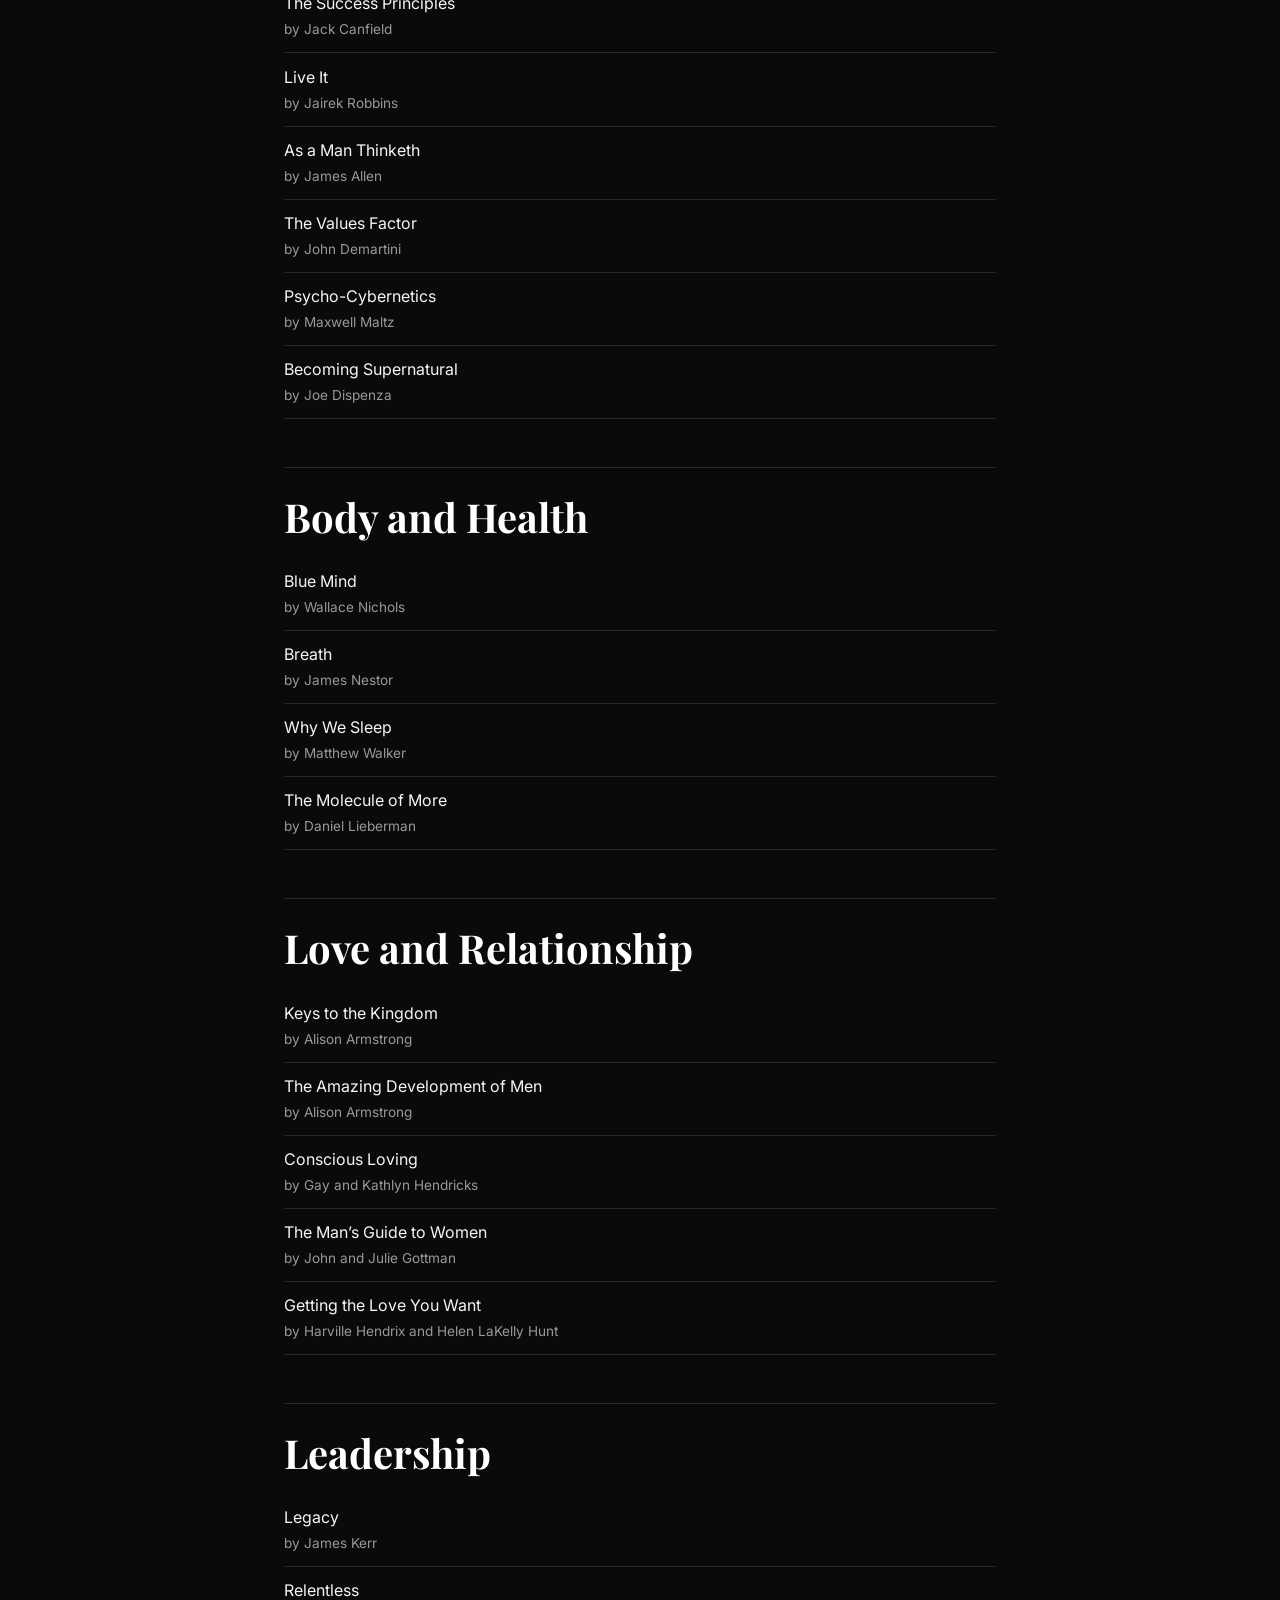
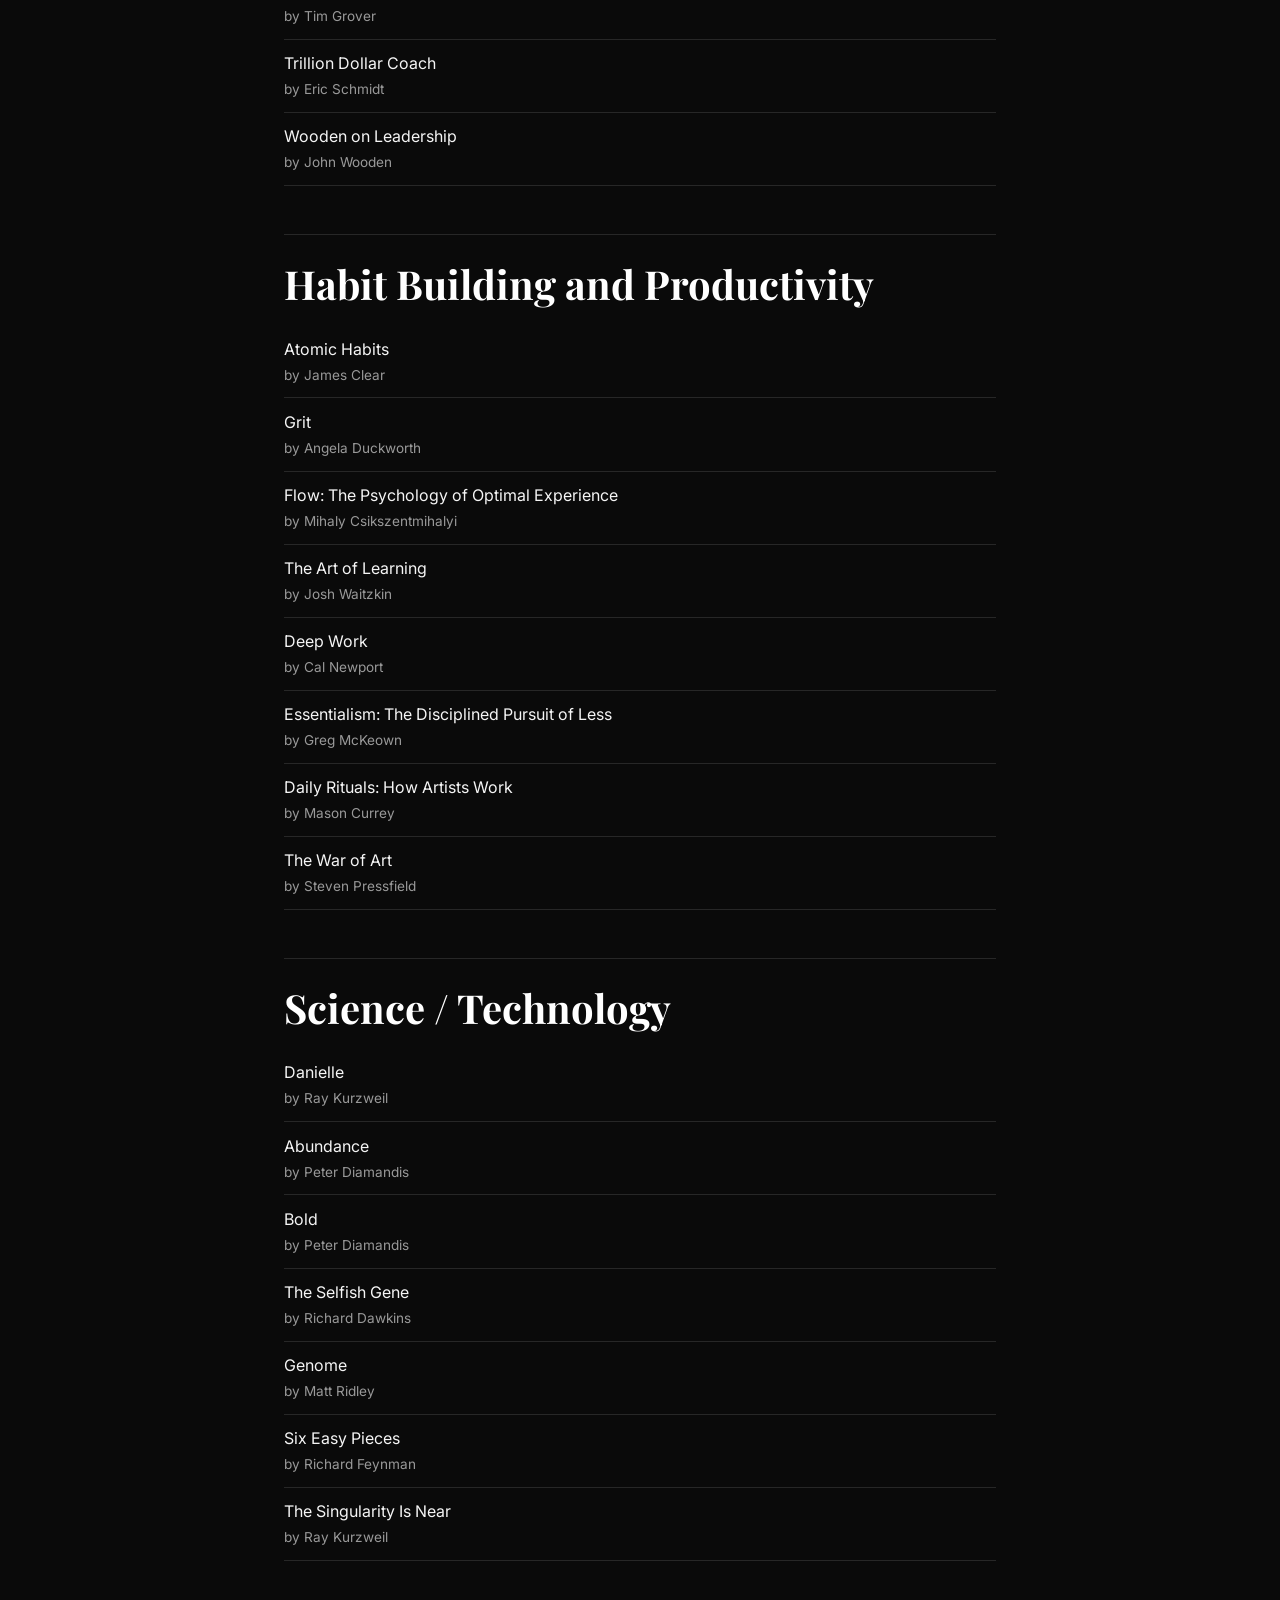
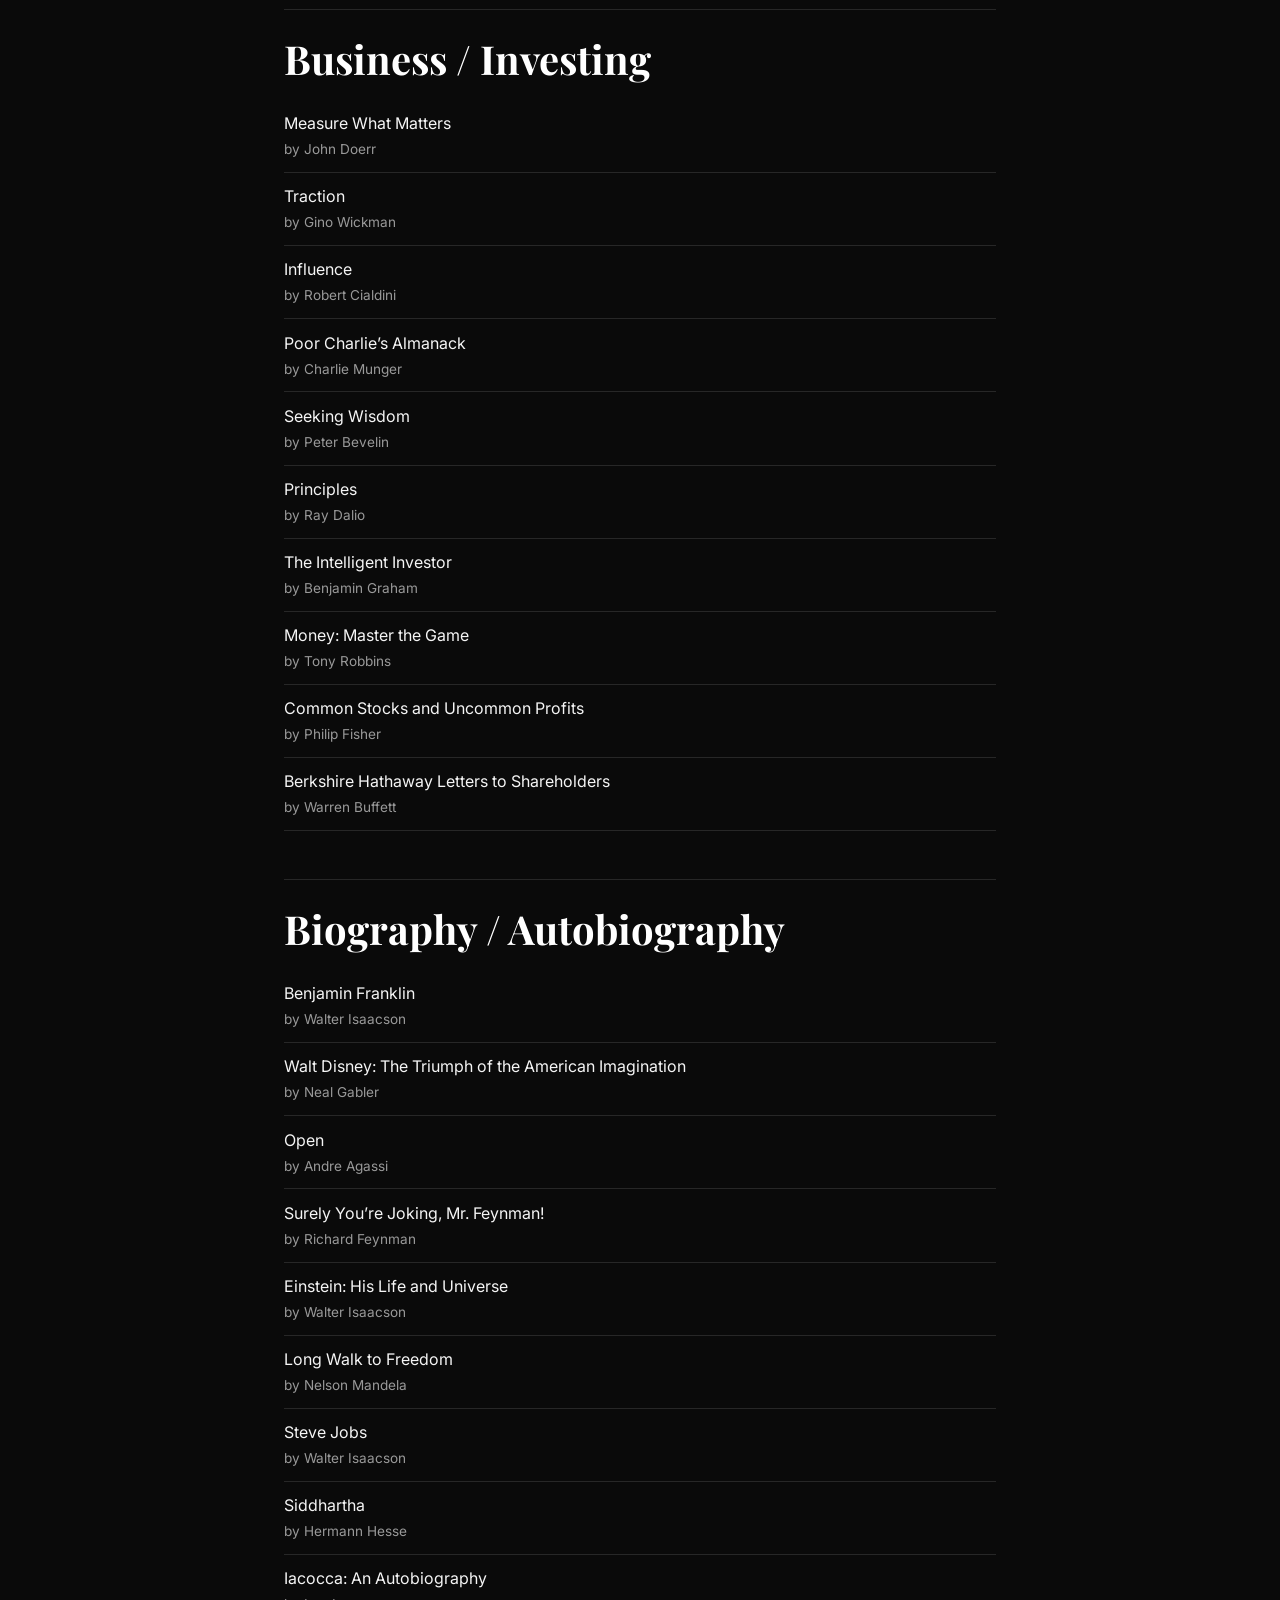
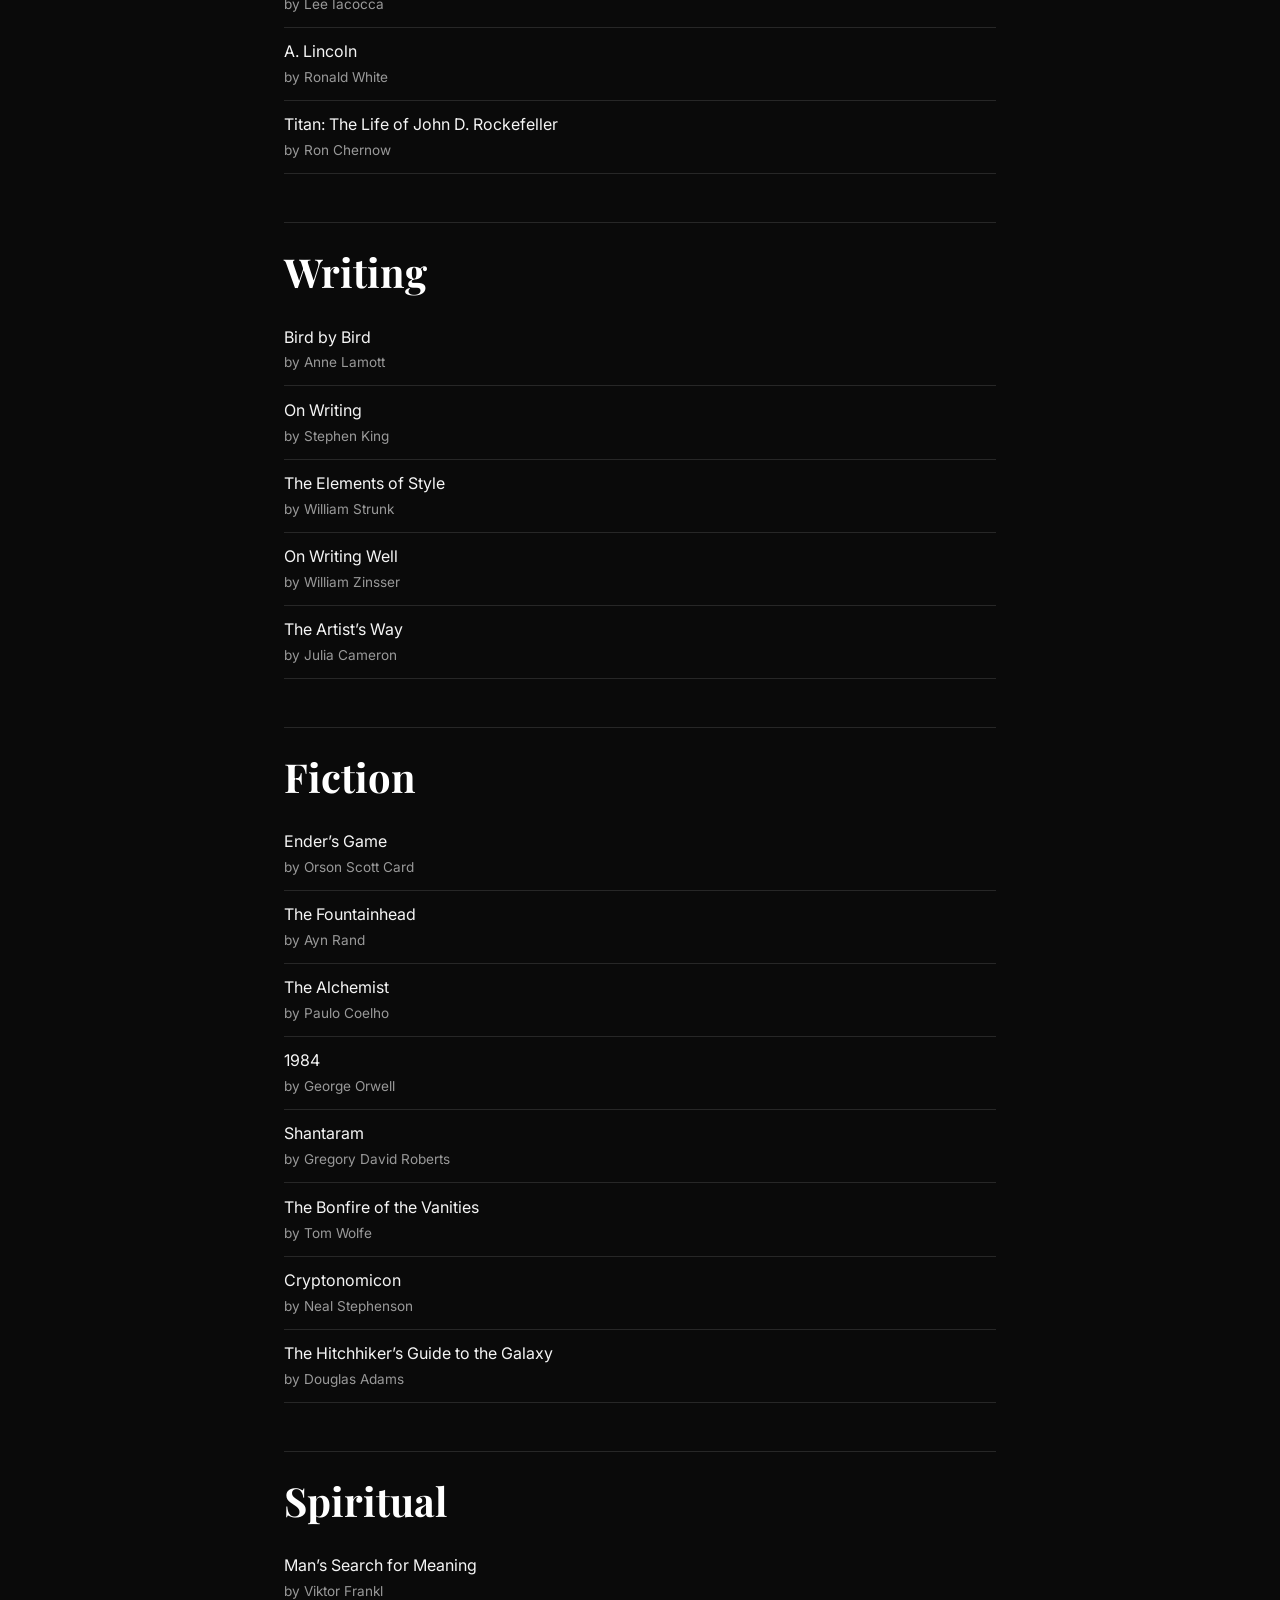
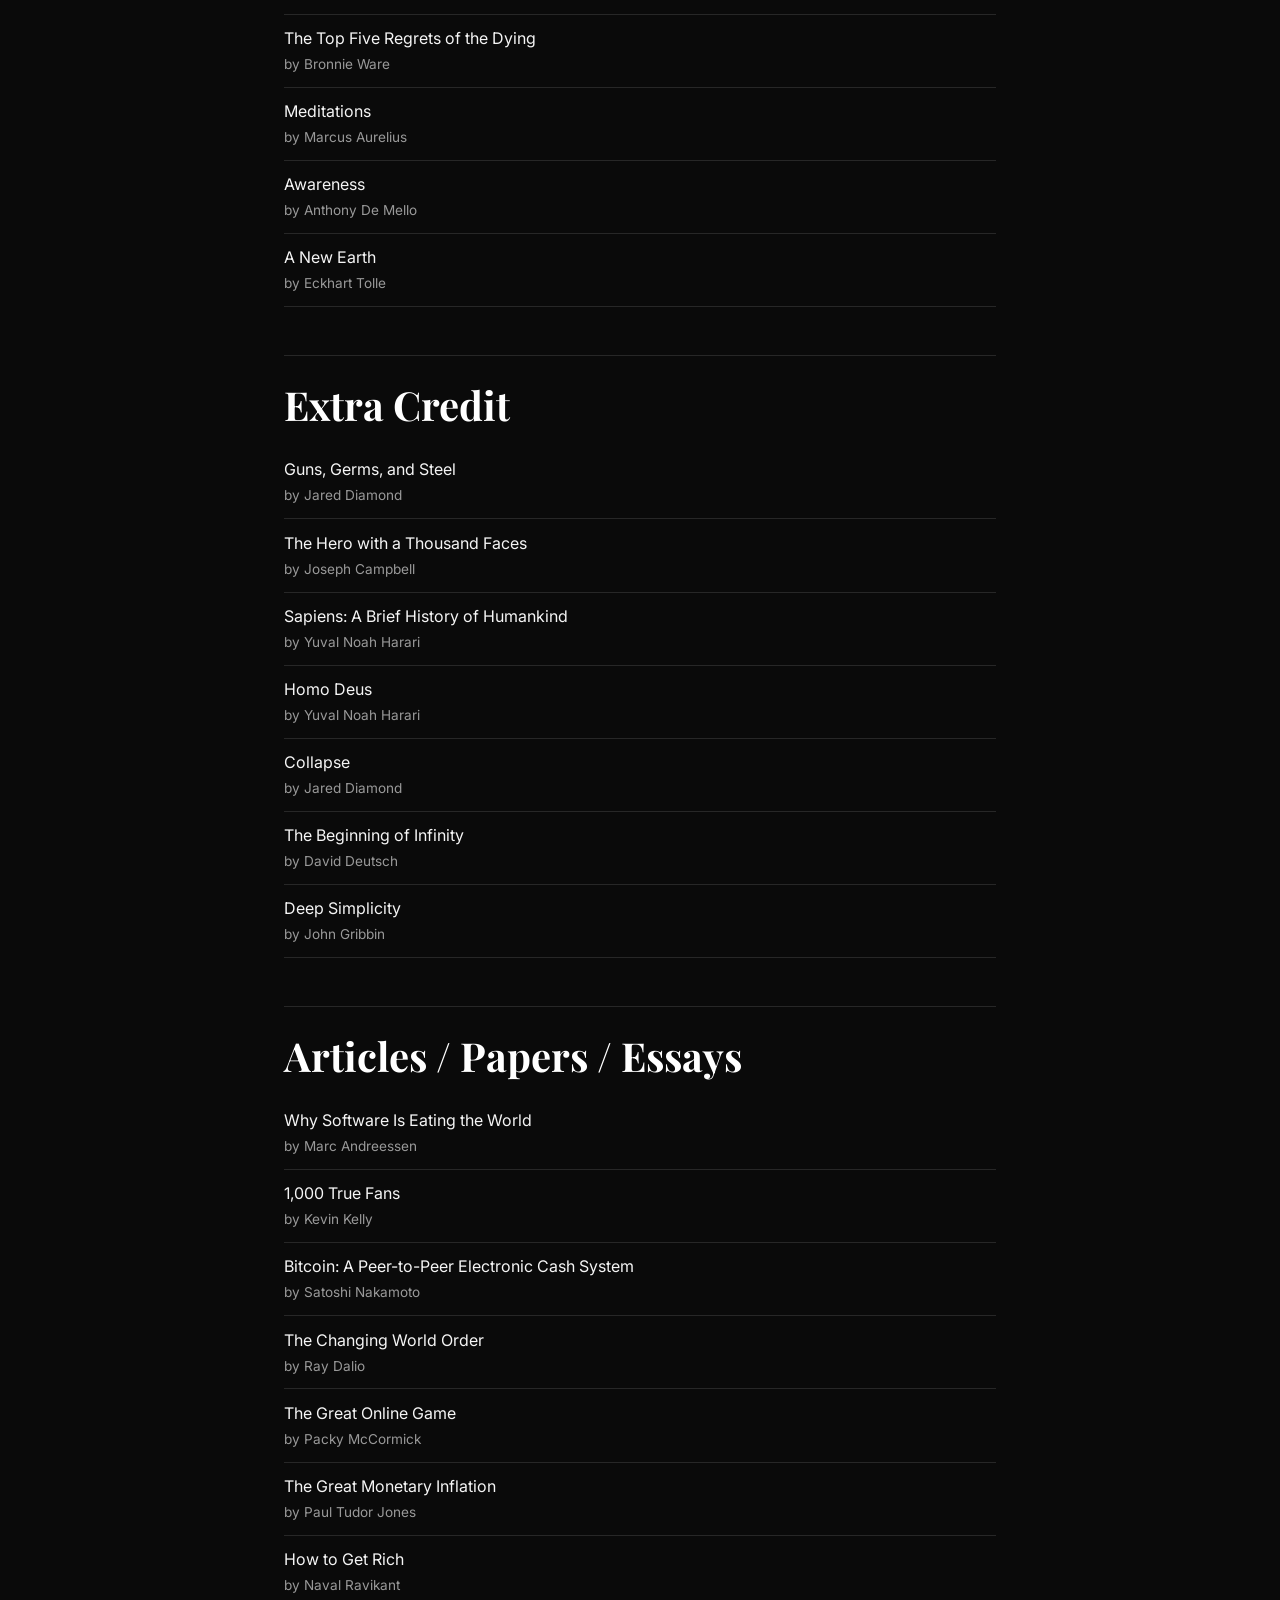
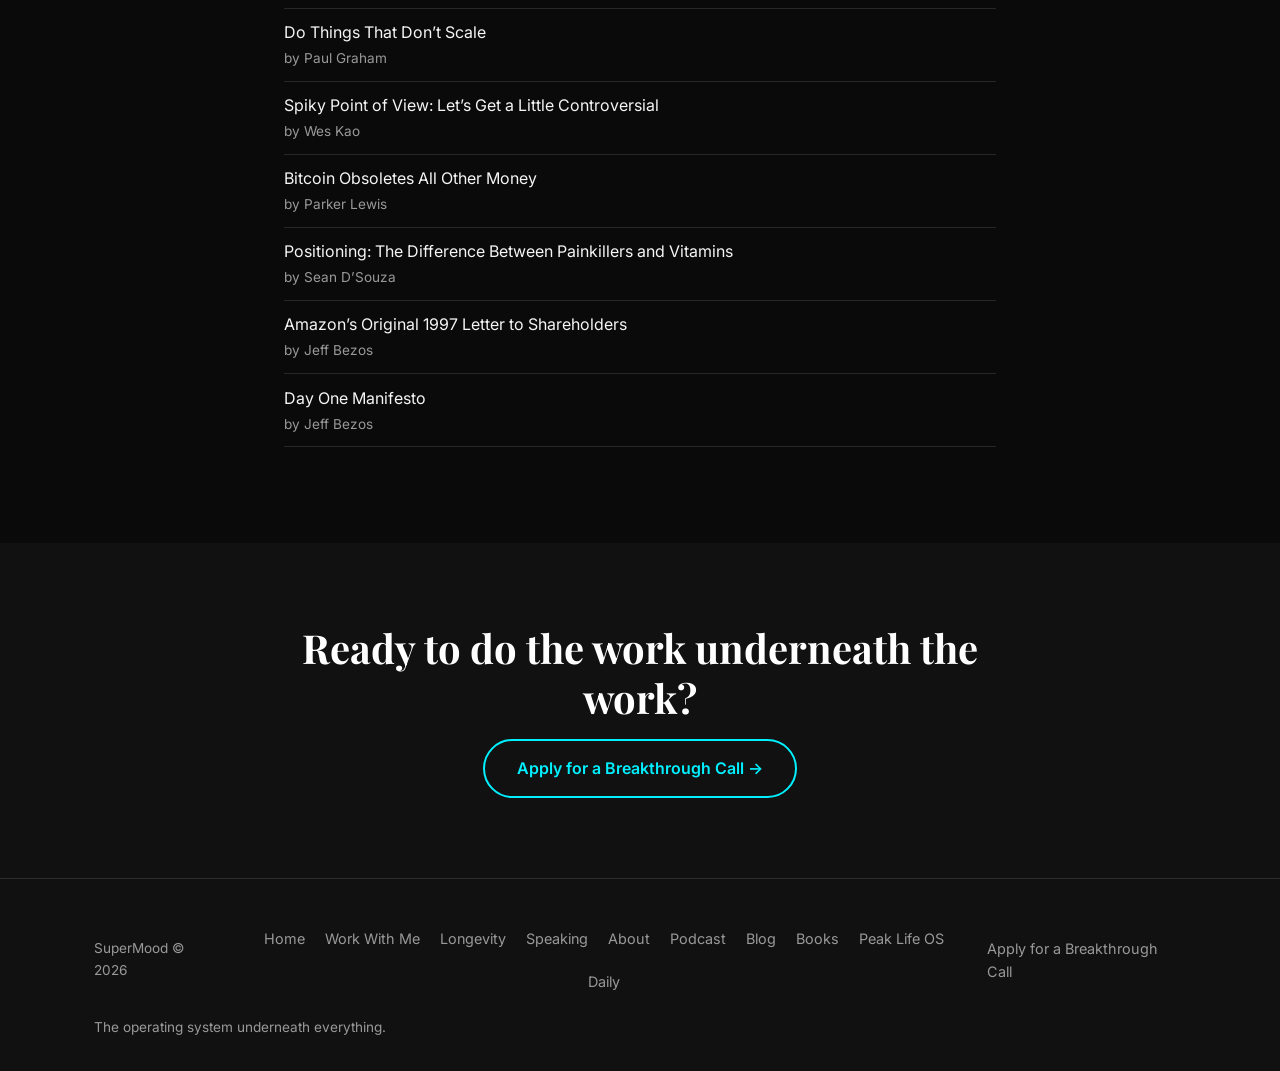
<file: public/books.html>
<!DOCTYPE html>
<html lang="en">
<head>
<meta charset="UTF-8">
<meta name="viewport" content="width=device-width, initial-scale=1.0">
<title>SuperMood | Naeem Mahmood &mdash; Executive Coach for Founders</title>
<meta name="description" content="Books that changed Naeem Mahmood's life — recommendations on personal development, health, relationships, leadership, business, and more.">
<meta name="author" content="Naeem Mahmood">
<link rel="icon" type="image/svg+xml" href="assets/img/favicon.svg">
<link rel="preconnect" href="https://fonts.googleapis.com">
<link rel="preconnect" href="https://fonts.gstatic.com" crossorigin>
<link href="https://fonts.googleapis.com/css2?family=Inter:ital,wght@0,300;0,400;0,500;0,600;0,700;0,800;1,400&family=Playfair+Display:ital,wght@0,400;0,700;0,900;1,400&display=swap" rel="stylesheet">
<link rel="stylesheet" href="assets/css/styles.css">
</head>
<body>

<a class="skip-link" href="#main">Skip to content</a>

<nav class="nav">
  <div class="container nav__inner">
    <a class="nav__logo" href="index.html">SuperMood</a>
    <div class="nav__links">
      <a class="nav__link" href="work-with-me.html">Work With Me</a>
      <a class="nav__link" href="supermood-longevity.html">Longevity</a>
      <a class="nav__link" href="speaking.html">Speaking</a>
      <a class="nav__link" href="about.html">About</a>
      <a class="nav__link" href="podcast.html">Podcast</a>
      <a class="nav__link" href="blog">Blog</a>
      <a class="nav__link" href="books.html">Books</a>
      <a class="nav__link" href="peak-life-os.html">Peak Life OS</a>
      <a class="nav__link" href="daily.html">Daily</a>
      <a class="btn btn--primary btn--small" href="breakthrough-call.html">Apply for a Breakthrough Call</a>
    </div>
    <button class="nav__toggle" aria-label="Toggle menu" aria-expanded="false">&#9776;</button>
  </div>
  <div class="nav__mobile container">
    <a class="nav__link" href="work-with-me.html">Work With Me</a>
    <a class="nav__link" href="supermood-longevity.html">Longevity</a>
    <a class="nav__link" href="speaking.html">Speaking</a>
    <a class="nav__link" href="about.html">About</a>
    <a class="nav__link" href="podcast.html">Podcast</a>
    <a class="nav__link" href="blog">Blog</a>
    <a class="nav__link" href="books.html">Books</a>
    <a class="nav__link" href="peak-life-os.html">Peak Life OS</a>
      <a class="nav__link" href="daily.html">Daily</a>
    <a class="btn btn--primary btn--small" href="breakthrough-call.html">Apply for a Breakthrough Call</a>
  </div>
</nav>

<main id="main">

  <!-- Hero -->
  <section class="hero">
    <div class="container hero__inner reveal">
      <h1>Reading changed my life.</h1>
      <p class="hero__subtitle">Every book below is one I&rsquo;ve read that impacted my life.</p>
    </div>
  </section>

  <!-- Intro -->
  <section class="section--alt">
    <div class="container container--narrow reveal">
      <p>I used to avoid reading as much as possible growing up. However, I trained myself to love reading as I grew older and realized the power of books.</p>
      <p><span class="accent">Reading is a superpower.</span> You can teach yourself how to do anything.</p>
      <p>If you don&rsquo;t know what to read that means you aren&rsquo;t reading books. Virtually every book you read will have references and recommendations of other books to read. Start out by reading what you love.</p>
      <blockquote class="pull-quote">&ldquo;Read what you love until you love to read. Everybody I know who reads a lot loves to read, and they love to read because they read books that they loved. It&rsquo;s a little bit of a catch-22, but you basically want to start off just reading wherever you are and then keep building up from there until reading becomes a habit. And then eventually, you will just get bored of the simple stuff.&rdquo;<footer>&mdash; Naval Ravikant</footer></blockquote>
      <p>Elon Musk credits books with helping him achieve his success. When asked how he learned to build rockets, he famously replied, &ldquo;I read books.&rdquo;</p>
      <p>When I read biographies the most common thing among the people I read about is that they all read books voraciously.</p>
      <p>Make it a habit to read for 30 minutes per day. If you can&rsquo;t do that start with one page per day.</p>
      <p>Don&rsquo;t have time? Rather than scrolling through social media open up your Kindle app and read for 2 minutes.</p>
      <p>Below are all books I&rsquo;ve read that have impacted my life.</p>
    </div>
  </section>

  <!-- Book lists -->
  <section>
    <div class="container container--narrow">

      <h2 class="book-cat">Personal Development</h2>
      <ul class="book-list">
        <li><a href="https://www.amazon.com/dp/055327757X" target="_blank" rel="noopener">The Greatest Salesman in the World<span> by Og Mandino</span></a></li>
        <li><a href="https://www.amazon.com/dp/0671791540" target="_blank" rel="noopener">Awaken the Giant Within<span> by Tony Robbins</span></a></li>
        <li><a href="https://www.amazon.com/dp/0062364286" target="_blank" rel="noopener">The Success Principles<span> by Jack Canfield</span></a></li>
        <li><a href="https://www.amazon.com/dp/147782474X" target="_blank" rel="noopener">Live It<span> by Jairek Robbins</span></a></li>
        <li><a href="https://www.amazon.com/dp/B08W7DWHSS" target="_blank" rel="noopener">As a Man Thinketh<span> by James Allen</span></a></li>
        <li><a href="https://www.amazon.com/dp/0425264742" target="_blank" rel="noopener">The Values Factor<span> by John Demartini</span></a></li>
        <li><a href="https://www.amazon.com/dp/0399176136" target="_blank" rel="noopener">Psycho-Cybernetics<span> by Maxwell Maltz</span></a></li>
        <li><a href="https://www.amazon.com/dp/1401953115" target="_blank" rel="noopener">Becoming Supernatural<span> by Joe Dispenza</span></a></li>
      </ul>

      <h2 class="book-cat">Body and Health</h2>
      <ul class="book-list">
        <li><a href="https://www.amazon.com/dp/0316252115" target="_blank" rel="noopener">Blue Mind<span> by Wallace Nichols</span></a></li>
        <li><a href="https://www.amazon.com/dp/0241289122" target="_blank" rel="noopener">Breath<span> by James Nestor</span></a></li>
        <li><a href="https://www.amazon.com/dp/1501144324" target="_blank" rel="noopener">Why We Sleep<span> by Matthew Walker</span></a></li>
        <li><a href="https://www.amazon.com/dp/1948836580" target="_blank" rel="noopener">The Molecule of More<span> by Daniel Lieberman</span></a></li>
      </ul>

      <h2 class="book-cat">Love and Relationship</h2>
      <ul class="book-list">
        <li><a href="https://www.amazon.com/dp/0974143502" target="_blank" rel="noopener">Keys to the Kingdom<span> by Alison Armstrong</span></a></li>
        <li><a href="https://www.amazon.com/dp/B00B2PID8S" target="_blank" rel="noopener">The Amazing Development of Men<span> by Alison Armstrong</span></a></li>
        <li><a href="https://www.amazon.com/dp/0553354116" target="_blank" rel="noopener">Conscious Loving<span> by Gay and Kathlyn Hendricks</span></a></li>
        <li><a href="https://www.amazon.com/dp/1623361842" target="_blank" rel="noopener">The Man&rsquo;s Guide to Women<span> by John and Julie Gottman</span></a></li>
        <li><a href="https://www.amazon.com/dp/1250310539" target="_blank" rel="noopener">Getting the Love You Want<span> by Harville Hendrix and Helen LaKelly Hunt</span></a></li>
      </ul>

      <h2 class="book-cat">Leadership</h2>
      <ul class="book-list">
        <li><a href="https://www.amazon.com/dp/147210353X" target="_blank" rel="noopener">Legacy<span> by James Kerr</span></a></li>
        <li><a href="https://www.amazon.com/dp/1476714207" target="_blank" rel="noopener">Relentless<span> by Tim Grover</span></a></li>
        <li><a href="https://www.amazon.com/dp/0062839268" target="_blank" rel="noopener">Trillion Dollar Coach<span> by Eric Schmidt</span></a></li>
        <li><a href="https://www.amazon.com/dp/0071453393" target="_blank" rel="noopener">Wooden on Leadership<span> by John Wooden</span></a></li>
      </ul>

      <h2 class="book-cat">Habit Building and Productivity</h2>
      <ul class="book-list">
        <li><a href="https://www.amazon.com/dp/0735211299" target="_blank" rel="noopener">Atomic Habits<span> by James Clear</span></a></li>
        <li><a href="https://www.amazon.com/dp/1501111116" target="_blank" rel="noopener">Grit<span> by Angela Duckworth</span></a></li>
        <li><a href="https://www.amazon.com/dp/0061339202" target="_blank" rel="noopener">Flow: The Psychology of Optimal Experience<span> by Mihaly Csikszentmihalyi</span></a></li>
        <li><a href="https://www.amazon.com/dp/0743277465" target="_blank" rel="noopener">The Art of Learning<span> by Josh Waitzkin</span></a></li>
        <li><a href="https://www.amazon.com/dp/1455586692" target="_blank" rel="noopener">Deep Work<span> by Cal Newport</span></a></li>
        <li><a href="https://www.amazon.com/dp/0804137382" target="_blank" rel="noopener">Essentialism: The Disciplined Pursuit of Less<span> by Greg McKeown</span></a></li>
        <li><a href="https://www.amazon.com/dp/0307273601" target="_blank" rel="noopener">Daily Rituals: How Artists Work<span> by Mason Currey</span></a></li>
        <li><a href="https://www.amazon.com/dp/1936891026" target="_blank" rel="noopener">The War of Art<span> by Steven Pressfield</span></a></li>
      </ul>

      <h2 class="book-cat">Science / Technology</h2>
      <ul class="book-list">
        <li><a href="https://www.amazon.com/dp/1614756392" target="_blank" rel="noopener">Danielle<span> by Ray Kurzweil</span></a></li>
        <li><a href="https://www.amazon.com/dp/145161683X" target="_blank" rel="noopener">Abundance<span> by Peter Diamandis</span></a></li>
        <li><a href="https://www.amazon.com/dp/1476709580" target="_blank" rel="noopener">Bold<span> by Peter Diamandis</span></a></li>
        <li><a href="https://www.amazon.com/dp/0198788606" target="_blank" rel="noopener">The Selfish Gene<span> by Richard Dawkins</span></a></li>
        <li><a href="https://www.amazon.com/dp/0060894083" target="_blank" rel="noopener">Genome<span> by Matt Ridley</span></a></li>
        <li><a href="https://www.amazon.com/dp/0465025277" target="_blank" rel="noopener">Six Easy Pieces<span> by Richard Feynman</span></a></li>
        <li><a href="https://www.amazon.com/dp/0143037889" target="_blank" rel="noopener">The Singularity Is Near<span> by Ray Kurzweil</span></a></li>
      </ul>

      <h2 class="book-cat">Business / Investing</h2>
      <ul class="book-list">
        <li><a href="https://www.amazon.com/dp/0525536221" target="_blank" rel="noopener">Measure What Matters<span> by John Doerr</span></a></li>
        <li><a href="https://www.amazon.com/dp/1936661845" target="_blank" rel="noopener">Traction<span> by Gino Wickman</span></a></li>
        <li><a href="https://www.amazon.com/dp/0062937650" target="_blank" rel="noopener">Influence<span> by Robert Cialdini</span></a></li>
        <li><a href="https://www.amazon.com/dp/1578645018" target="_blank" rel="noopener">Poor Charlie&rsquo;s Almanack<span> by Charlie Munger</span></a></li>
        <li><a href="https://www.amazon.com/dp/1578644283" target="_blank" rel="noopener">Seeking Wisdom<span> by Peter Bevelin</span></a></li>
        <li><a href="https://www.amazon.com/dp/1501124021" target="_blank" rel="noopener">Principles<span> by Ray Dalio</span></a></li>
        <li><a href="https://www.amazon.com/dp/0060555661" target="_blank" rel="noopener">The Intelligent Investor<span> by Benjamin Graham</span></a></li>
        <li><a href="https://www.amazon.com/dp/1476757860" target="_blank" rel="noopener">Money: Master the Game<span> by Tony Robbins</span></a></li>
        <li><a href="https://www.amazon.com/dp/0471445509" target="_blank" rel="noopener">Common Stocks and Uncommon Profits<span> by Philip Fisher</span></a></li>
        <li><a href="https://www.amazon.com/dp/0615975070" target="_blank" rel="noopener">Berkshire Hathaway Letters to Shareholders<span> by Warren Buffett</span></a></li>
      </ul>

      <h2 class="book-cat">Biography / Autobiography</h2>
      <ul class="book-list">
        <li><a href="https://www.amazon.com/dp/0684807610" target="_blank" rel="noopener">Benjamin Franklin<span> by Walter Isaacson</span></a></li>
        <li><a href="https://www.amazon.com/dp/0679757473" target="_blank" rel="noopener">Walt Disney: The Triumph of the American Imagination<span> by Neal Gabler</span></a></li>
        <li><a href="https://www.amazon.com/dp/0307388409" target="_blank" rel="noopener">Open<span> by Andre Agassi</span></a></li>
        <li><a href="https://www.amazon.com/dp/0393355624" target="_blank" rel="noopener">Surely You&rsquo;re Joking, Mr. Feynman!<span> by Richard Feynman</span></a></li>
        <li><a href="https://www.amazon.com/dp/0743264746" target="_blank" rel="noopener">Einstein: His Life and Universe<span> by Walter Isaacson</span></a></li>
        <li><a href="https://www.amazon.com/s?k=long+walk+to+freedom+nelson+mandela" target="_blank" rel="noopener">Long Walk to Freedom<span> by Nelson Mandela</span></a></li>
        <li><a href="https://www.amazon.com/dp/1451648537" target="_blank" rel="noopener">Steve Jobs<span> by Walter Isaacson</span></a></li>
        <li><a href="https://www.amazon.com/dp/0553208845" target="_blank" rel="noopener">Siddhartha<span> by Hermann Hesse</span></a></li>
        <li><a href="https://www.amazon.com/s?k=iacocca+an+autobiography" target="_blank" rel="noopener">Iacocca: An Autobiography<span> by Lee Iacocca</span></a></li>
        <li><a href="https://www.amazon.com/dp/0812975707" target="_blank" rel="noopener">A. Lincoln<span> by Ronald White</span></a></li>
        <li><a href="https://www.amazon.com/dp/1400077303" target="_blank" rel="noopener">Titan: The Life of John D. Rockefeller<span> by Ron Chernow</span></a></li>
      </ul>

      <h2 class="book-cat">Writing</h2>
      <ul class="book-list">
        <li><a href="https://www.amazon.com/dp/0385480016" target="_blank" rel="noopener">Bird by Bird<span> by Anne Lamott</span></a></li>
        <li><a href="https://www.amazon.com/dp/1982159375" target="_blank" rel="noopener">On Writing<span> by Stephen King</span></a></li>
        <li><a href="https://www.amazon.com/dp/1989862004" target="_blank" rel="noopener">The Elements of Style<span> by William Strunk</span></a></li>
        <li><a href="https://www.amazon.com/dp/0060891548" target="_blank" rel="noopener">On Writing Well<span> by William Zinsser</span></a></li>
        <li><a href="https://www.amazon.com/dp/0143129252" target="_blank" rel="noopener">The Artist&rsquo;s Way<span> by Julia Cameron</span></a></li>
      </ul>

      <h2 class="book-cat">Fiction</h2>
      <ul class="book-list">
        <li><a href="https://www.amazon.com/dp/1250773024" target="_blank" rel="noopener">Ender&rsquo;s Game<span> by Orson Scott Card</span></a></li>
        <li><a href="https://www.amazon.com/dp/0451231007" target="_blank" rel="noopener">The Fountainhead<span> by Ayn Rand</span></a></li>
        <li><a href="https://www.amazon.com/dp/0062315005" target="_blank" rel="noopener">The Alchemist<span> by Paulo Coelho</span></a></li>
        <li><a href="https://www.amazon.com/dp/0451524934" target="_blank" rel="noopener">1984<span> by George Orwell</span></a></li>
        <li><a href="https://www.amazon.com/dp/0312330537" target="_blank" rel="noopener">Shantaram<span> by Gregory David Roberts</span></a></li>
        <li><a href="https://www.amazon.com/dp/0312427573" target="_blank" rel="noopener">The Bonfire of the Vanities<span> by Tom Wolfe</span></a></li>
        <li><a href="https://www.amazon.com/dp/0380788624" target="_blank" rel="noopener">Cryptonomicon<span> by Neal Stephenson</span></a></li>
        <li><a href="https://www.amazon.com/dp/0345418913" target="_blank" rel="noopener">The Hitchhiker&rsquo;s Guide to the Galaxy<span> by Douglas Adams</span></a></li>
      </ul>

      <h2 class="book-cat">Spiritual</h2>
      <ul class="book-list">
        <li><a href="https://www.amazon.com/dp/B004OZDV7G" target="_blank" rel="noopener">Man&rsquo;s Search for Meaning<span> by Viktor Frankl</span></a></li>
        <li><a href="https://www.amazon.com/dp/1401956009" target="_blank" rel="noopener">The Top Five Regrets of the Dying<span> by Bronnie Ware</span></a></li>
        <li><a href="https://www.amazon.com/dp/B08KQ9FT4W" target="_blank" rel="noopener">Meditations<span> by Marcus Aurelius</span></a></li>
        <li><a href="https://www.amazon.com/dp/0385249373" target="_blank" rel="noopener">Awareness<span> by Anthony De Mello</span></a></li>
        <li><a href="https://www.amazon.com/dp/0452289963" target="_blank" rel="noopener">A New Earth<span> by Eckhart Tolle</span></a></li>
      </ul>

      <h2 class="book-cat">Extra Credit</h2>
      <ul class="book-list">
        <li><a href="https://www.amazon.com/dp/0393354326" target="_blank" rel="noopener">Guns, Germs, and Steel<span> by Jared Diamond</span></a></li>
        <li><a href="https://www.amazon.com/dp/1577315936" target="_blank" rel="noopener">The Hero with a Thousand Faces<span> by Joseph Campbell</span></a></li>
        <li><a href="https://www.amazon.com/dp/0062316095" target="_blank" rel="noopener">Sapiens: A Brief History of Humankind<span> by Yuval Noah Harari</span></a></li>
        <li><a href="https://www.amazon.com/dp/0062464345" target="_blank" rel="noopener">Homo Deus<span> by Yuval Noah Harari</span></a></li>
        <li><a href="https://www.amazon.com/dp/0143117009" target="_blank" rel="noopener">Collapse<span> by Jared Diamond</span></a></li>
        <li><a href="https://www.amazon.com/dp/0143121359" target="_blank" rel="noopener">The Beginning of Infinity<span> by David Deutsch</span></a></li>
        <li><a href="https://www.amazon.com/dp/140006256X" target="_blank" rel="noopener">Deep Simplicity<span> by John Gribbin</span></a></li>
      </ul>

      <h2 class="book-cat">Articles / Papers / Essays</h2>
      <ul class="book-list">
        <li><a href="https://a16z.com/2011/08/20/why-software-is-eating-the-world/" target="_blank" rel="noopener">Why Software Is Eating the World<span> by Marc Andreessen</span></a></li>
        <li><a href="https://kk.org/thetechnium/1000-true-fans/" target="_blank" rel="noopener">1,000 True Fans<span> by Kevin Kelly</span></a></li>
        <li><a href="https://bitcoin.org/bitcoin.pdf" target="_blank" rel="noopener">Bitcoin: A Peer-to-Peer Electronic Cash System<span> by Satoshi Nakamoto</span></a></li>
        <li><a href="https://www.linkedin.com/pulse/changing-world-order-ray-dalio-1f/" target="_blank" rel="noopener">The Changing World Order<span> by Ray Dalio</span></a></li>
        <li><a href="https://www.notboring.co/p/the-great-online-game" target="_blank" rel="noopener">The Great Online Game<span> by Packy McCormick</span></a></li>
        <li><a href="https://static.seekingalpha.com/uploads/sa_presentations/635/55635/original.pdf" target="_blank" rel="noopener">The Great Monetary Inflation<span> by Paul Tudor Jones</span></a></li>
        <li><a href="https://nav.al/rich" target="_blank" rel="noopener">How to Get Rich<span> by Naval Ravikant</span></a></li>
        <li><a href="http://paulgraham.com/ds.html" target="_blank" rel="noopener">Do Things That Don&rsquo;t Scale<span> by Paul Graham</span></a></li>
        <li><a href="https://www.weskao.com/blog/spiky-point-of-view-lets-get-a-little-controversial" target="_blank" rel="noopener">Spiky Point of View: Let&rsquo;s Get a Little Controversial<span> by Wes Kao</span></a></li>
        <li><a href="https://unchained.com/blog/bitcoin-obsoletes-all-other-money/" target="_blank" rel="noopener">Bitcoin Obsoletes All Other Money<span> by Parker Lewis</span></a></li>
        <li><a href="https://www.psychotactics.com/painkillers-vs-vitamins/" target="_blank" rel="noopener">Positioning: The Difference Between Painkillers and Vitamins<span> by Sean D&rsquo;Souza</span></a></li>
        <li><a href="https://www.aboutamazon.com/news/company-news/amazons-original-1997-letter-to-shareholders" target="_blank" rel="noopener">Amazon&rsquo;s Original 1997 Letter to Shareholders<span> by Jeff Bezos</span></a></li>
        <li><a href="https://www.aboutamazon.com/news/company-news/2016-letter-to-shareholders" target="_blank" rel="noopener">Day One Manifesto<span> by Jeff Bezos</span></a></li>
      </ul>

    </div>
  </section>

  <!-- CTA -->
  <section class="section--alt">
    <div class="container container--narrow reveal" style="text-align:center;">
      <h2>Ready to do the work underneath the work?</h2>
      <a class="btn btn--primary" href="breakthrough-call.html">Apply for a Breakthrough Call &rarr;</a>
    </div>
  </section>

</main>

<footer class="site-footer">
  <div class="container">
    <div class="site-footer__grid">
      <span class="site-footer__copyright">SuperMood &copy; 2026</span>
      <div class="site-footer__links">
        <a href="index.html">Home</a>
        <a href="work-with-me.html">Work With Me</a>
        <a href="supermood-longevity.html">Longevity</a>
        <a href="speaking.html">Speaking</a>
        <a href="about.html">About</a>
        <a href="podcast.html">Podcast</a>
        <a href="blog">Blog</a>
        <a href="books.html">Books</a>
        <a href="peak-life-os.html">Peak Life OS</a>
        <a href="daily.html">Daily</a>
      </div>
      <div class="site-footer__links">
        <a href="breakthrough-call.html">Apply for a Breakthrough Call</a>
      </div>
    </div>
    <p class="site-footer__tagline">The operating system underneath everything.</p>
  </div>
</footer>

<script src="assets/js/main.js"></script>
</body>
</html>
</file>
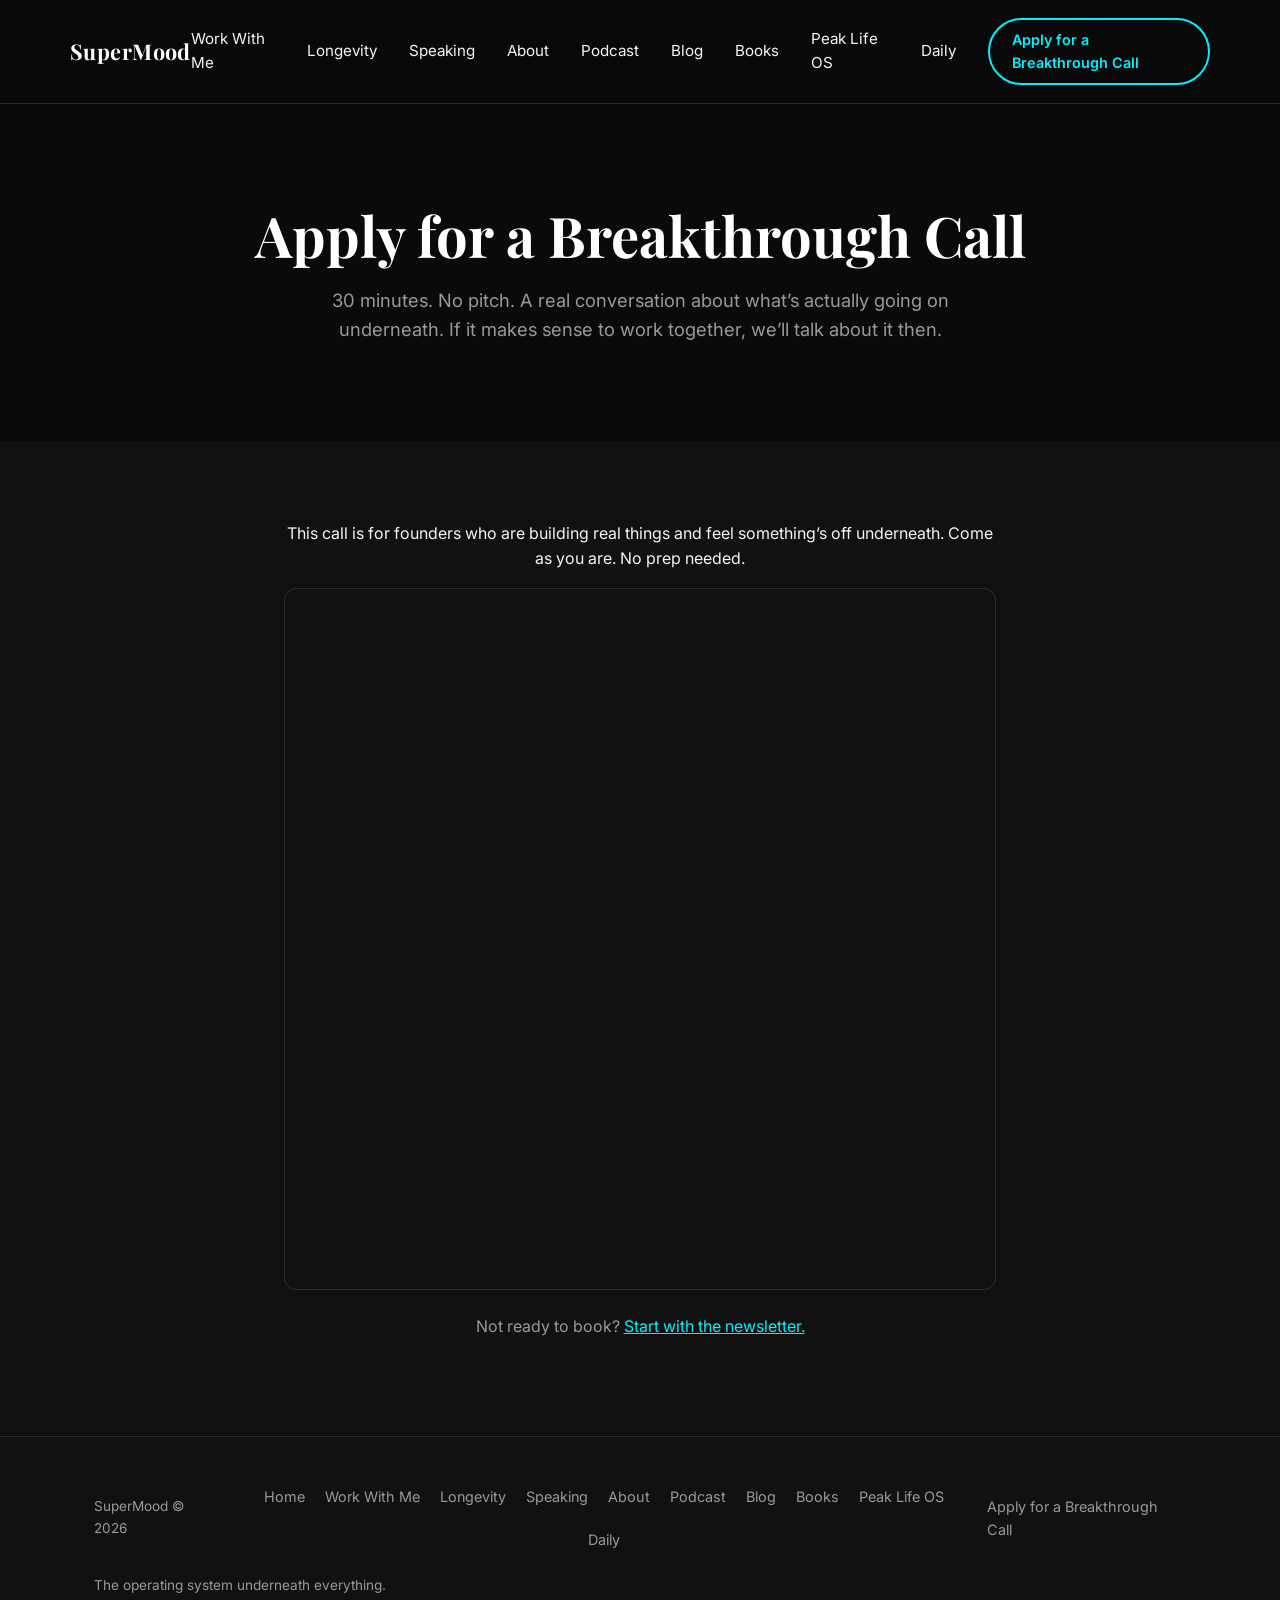
<file: public/breakthrough-call.html>
<!DOCTYPE html>
<html lang="en">
<head>
<meta charset="UTF-8">
<meta name="viewport" content="width=device-width, initial-scale=1.0">
<title>SuperMood | Naeem Mahmood &mdash; Executive Coach for Founders</title>
<meta name="description" content="Executive coaching for founders who are winning on paper and losing everywhere that matters. Peak Mind. Peak Body. Peak Love.">
<meta name="author" content="Naeem Mahmood">
<link rel="icon" type="image/svg+xml" href="assets/img/favicon.svg">
<link rel="preconnect" href="https://fonts.googleapis.com">
<link rel="preconnect" href="https://fonts.gstatic.com" crossorigin>
<link href="https://fonts.googleapis.com/css2?family=Inter:ital,wght@0,300;0,400;0,500;0,600;0,700;0,800;1,400&family=Playfair+Display:ital,wght@0,400;0,700;0,900;1,400&display=swap" rel="stylesheet">
<link rel="stylesheet" href="assets/css/styles.css">
</head>
<body>

<a class="skip-link" href="#main">Skip to content</a>

<nav class="nav">
  <div class="container nav__inner">
    <a class="nav__logo" href="index.html">SuperMood</a>
    <div class="nav__links">
      <a class="nav__link" href="work-with-me.html">Work With Me</a>
      <a class="nav__link" href="supermood-longevity.html">Longevity</a>
      <a class="nav__link" href="speaking.html">Speaking</a>
      <a class="nav__link" href="about.html">About</a>
      <a class="nav__link" href="podcast.html">Podcast</a>
      <a class="nav__link" href="blog">Blog</a>
      <a class="nav__link" href="books.html">Books</a>
      <a class="nav__link" href="peak-life-os.html">Peak Life OS</a>
      <a class="nav__link" href="daily.html">Daily</a>
      <a class="btn btn--primary btn--small" href="breakthrough-call.html">Apply for a Breakthrough Call</a>
    </div>
    <button class="nav__toggle" aria-label="Toggle menu" aria-expanded="false">&#9776;</button>
  </div>
  <div class="nav__mobile container">
    <a class="nav__link" href="work-with-me.html">Work With Me</a>
    <a class="nav__link" href="supermood-longevity.html">Longevity</a>
    <a class="nav__link" href="speaking.html">Speaking</a>
    <a class="nav__link" href="about.html">About</a>
    <a class="nav__link" href="podcast.html">Podcast</a>
    <a class="nav__link" href="blog">Blog</a>
    <a class="nav__link" href="books.html">Books</a>
    <a class="nav__link" href="peak-life-os.html">Peak Life OS</a>
      <a class="nav__link" href="daily.html">Daily</a>
    <a class="btn btn--primary btn--small" href="breakthrough-call.html">Apply for a Breakthrough Call</a>
  </div>
</nav>

<main id="main">

  <!-- Hero -->
  <section class="hero">
    <div class="container hero__inner reveal">
      <h1>Apply for a Breakthrough Call</h1>
      <p class="hero__subtitle">30 minutes. No pitch. A real conversation about what&rsquo;s actually going on underneath. If it makes sense to work together, we&rsquo;ll talk about it then.</p>
    </div>
  </section>

  <!-- Booking -->
  <section class="section--alt">
    <div class="container container--narrow reveal">
      <p style="text-align:center;">This call is for founders who are building real things and feel something&rsquo;s off underneath. Come as you are. No prep needed.</p>
      <div class="booking-embed">
        <iframe src="https://tidycal.com/moodmethod/mood-method-discovery-call" title="Book a Breakthrough Call" frameborder="0"></iframe>
      </div>
      <p class="booking-fallback">Not ready to book? <a href="https://nmood.substack.com/" target="_blank" rel="noopener">Start with the newsletter.</a></p>
    </div>
  </section>

</main>

<footer class="site-footer">
  <div class="container">
    <div class="site-footer__grid">
      <span class="site-footer__copyright">SuperMood &copy; 2026</span>
      <div class="site-footer__links">
        <a href="index.html">Home</a>
        <a href="work-with-me.html">Work With Me</a>
        <a href="supermood-longevity.html">Longevity</a>
        <a href="speaking.html">Speaking</a>
        <a href="about.html">About</a>
        <a href="podcast.html">Podcast</a>
        <a href="blog">Blog</a>
        <a href="books.html">Books</a>
        <a href="peak-life-os.html">Peak Life OS</a>
        <a href="daily.html">Daily</a>
      </div>
      <div class="site-footer__links">
        <a href="breakthrough-call.html">Apply for a Breakthrough Call</a>
      </div>
    </div>
    <p class="site-footer__tagline">The operating system underneath everything.</p>
  </div>
</footer>

<script src="assets/js/main.js"></script>
</body>
</html>
</file>
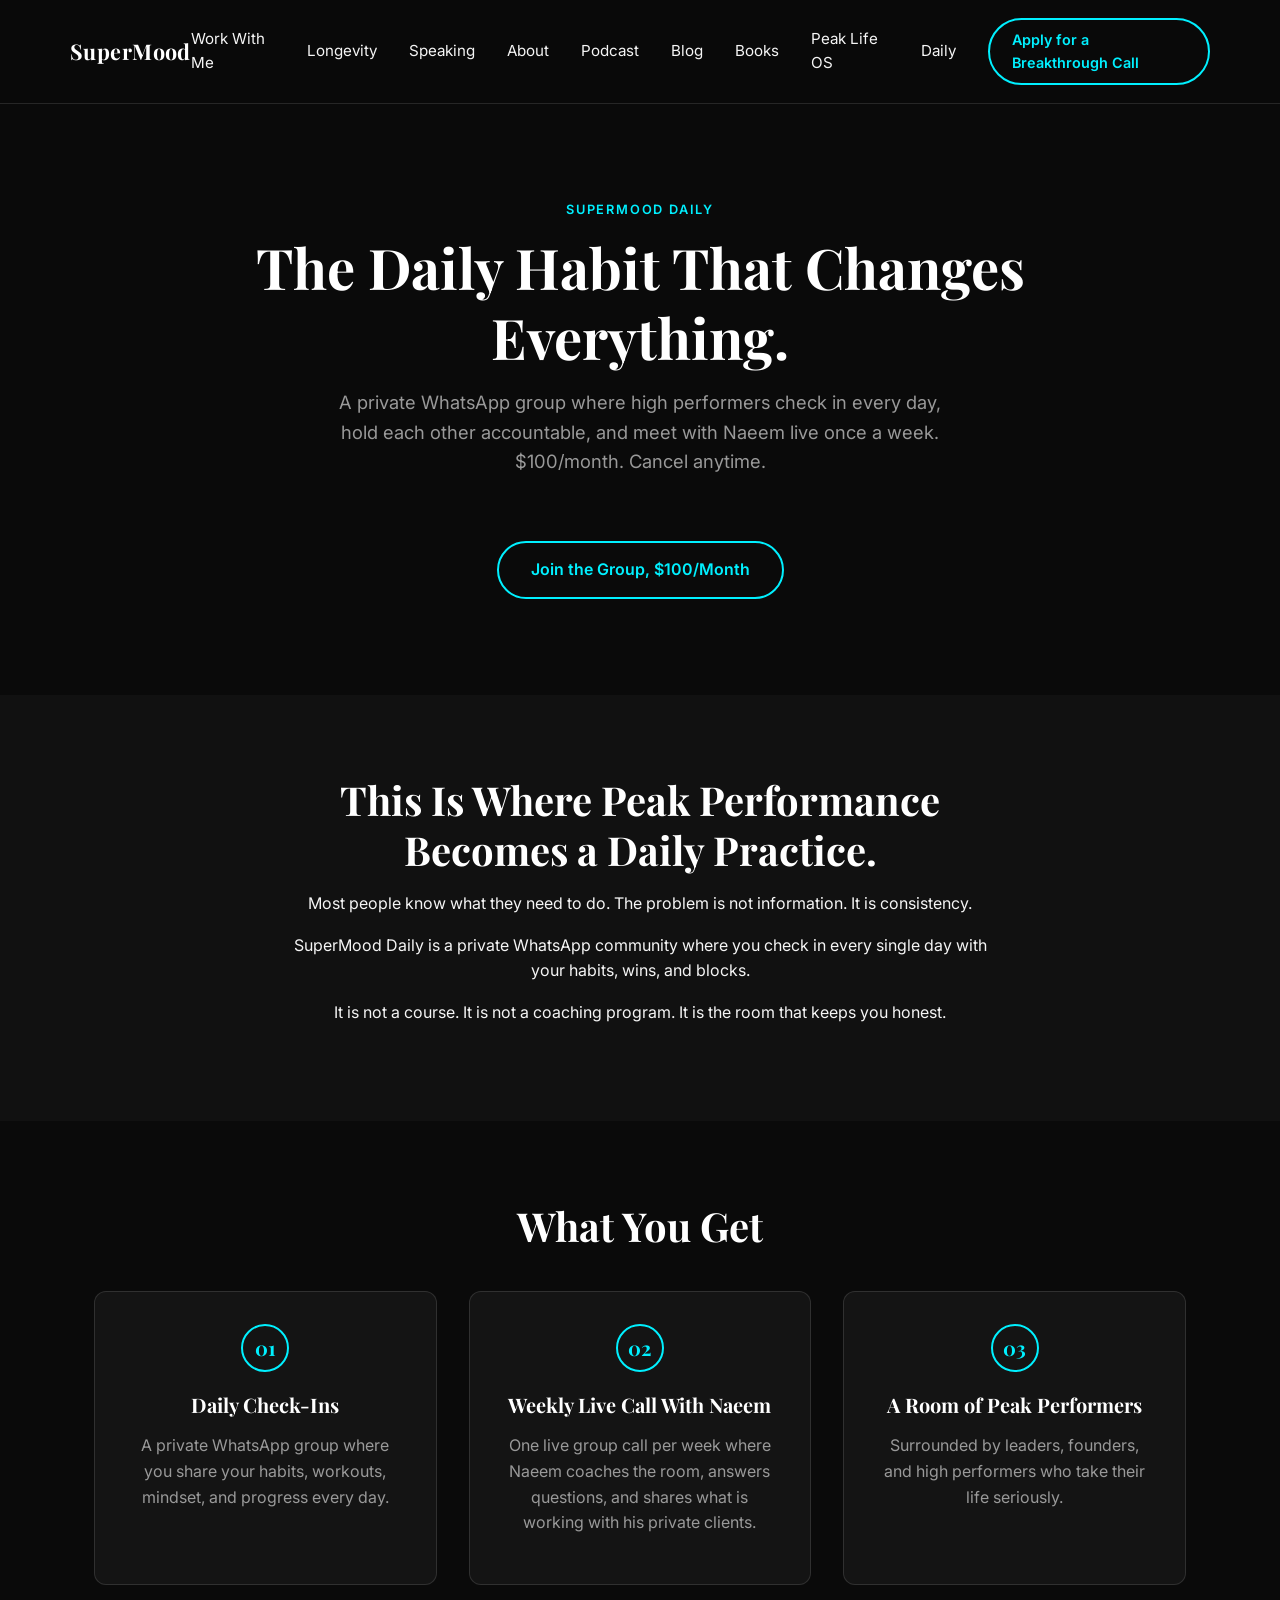
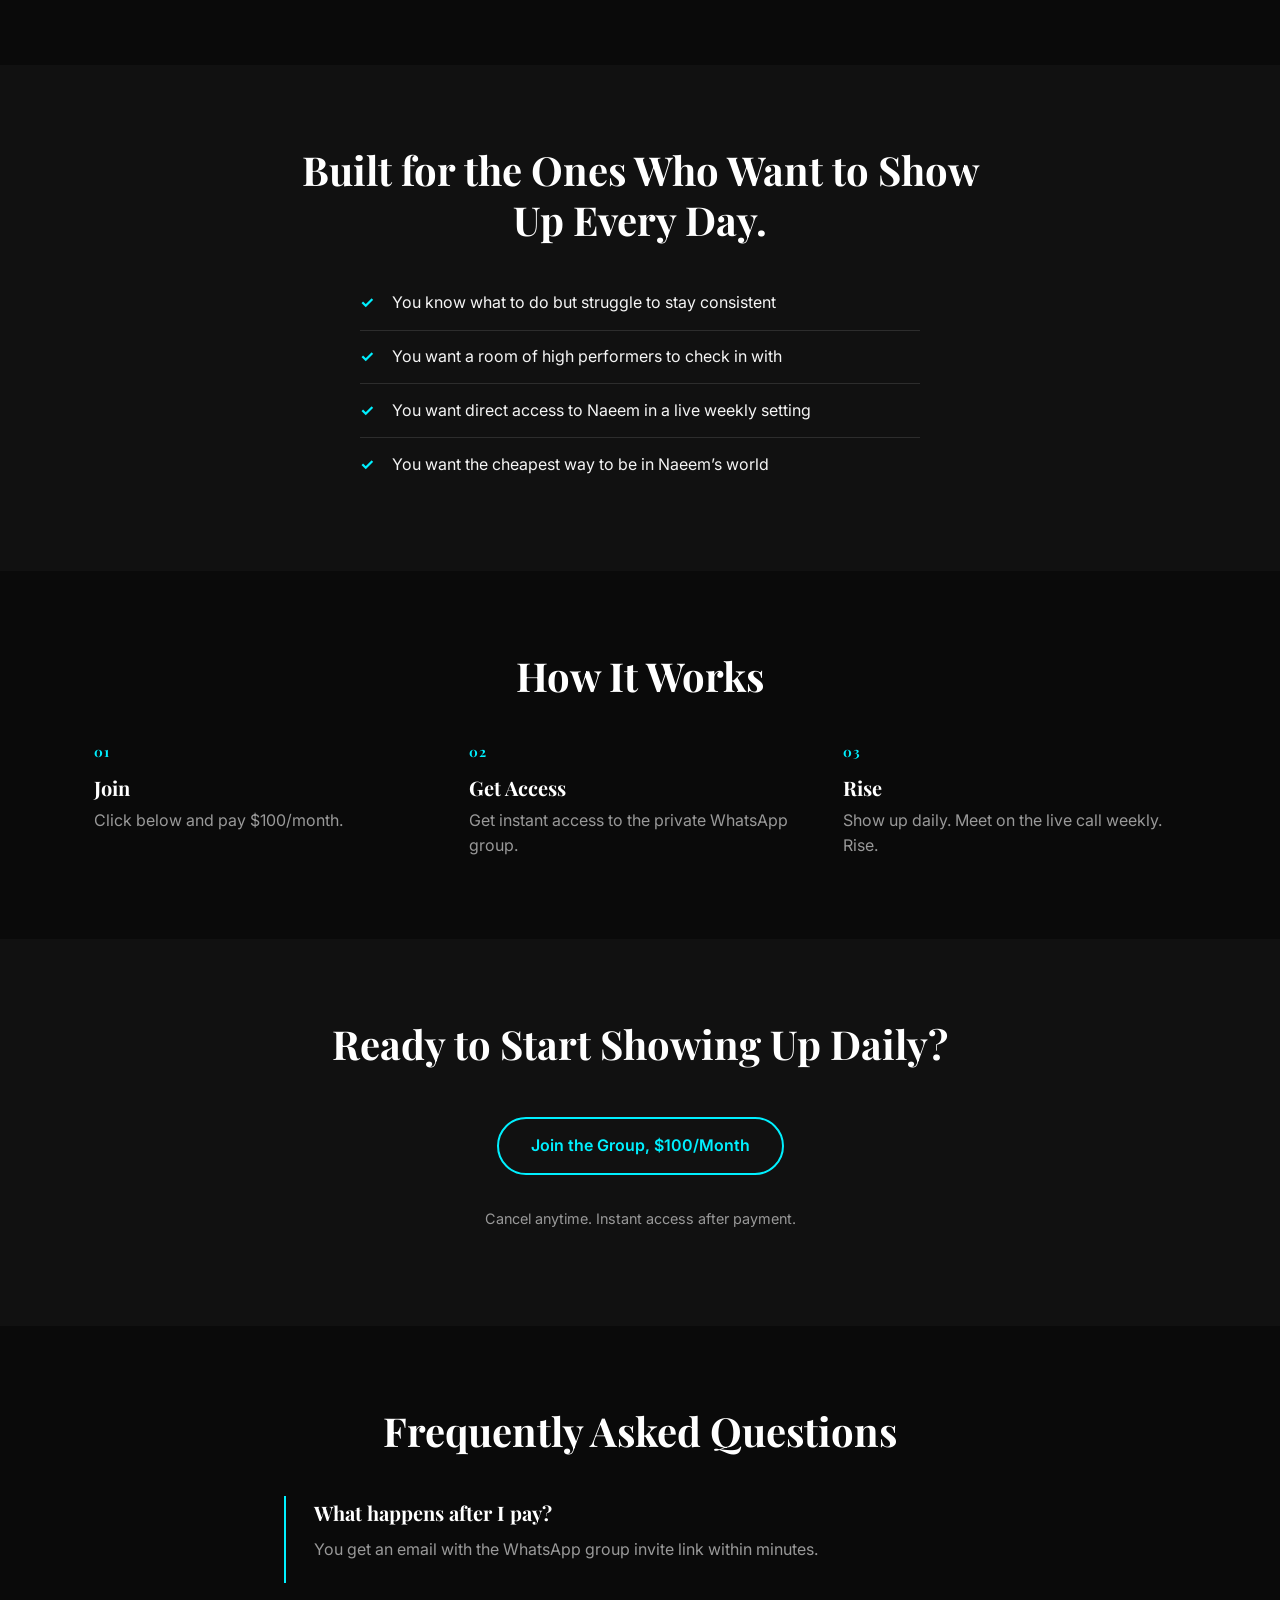
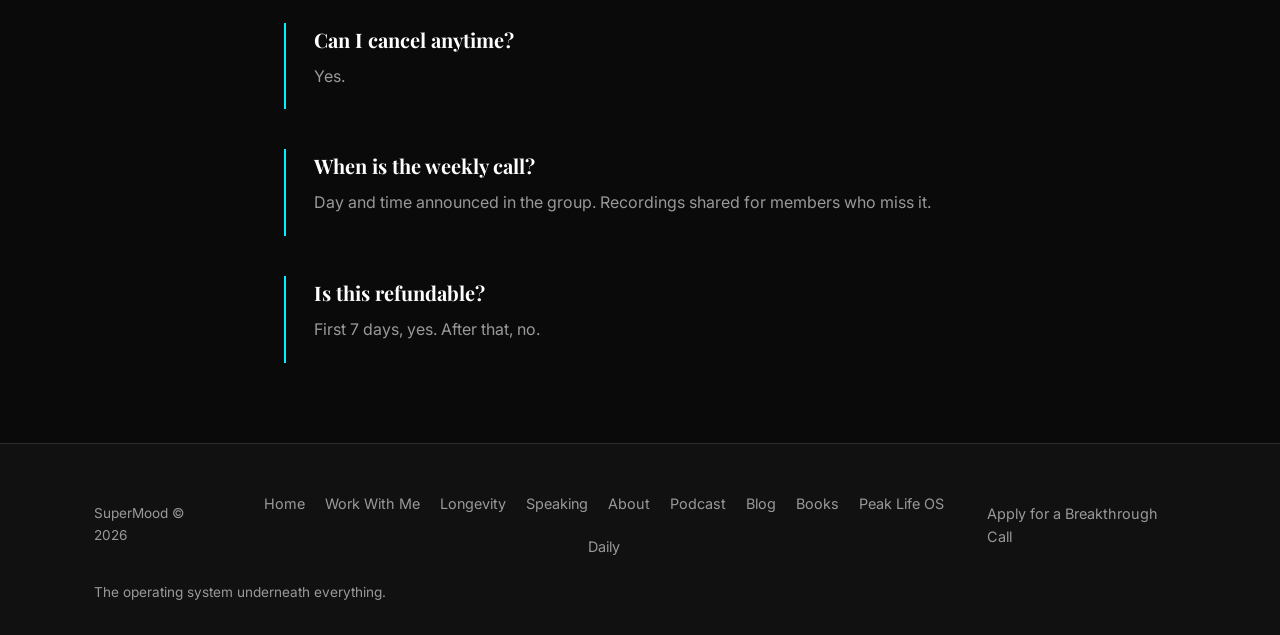
<file: public/daily.html>
<!DOCTYPE html>
<html lang="en">
<head>
<meta charset="UTF-8">
<meta name="viewport" content="width=device-width, initial-scale=1.0">
<title>SuperMood Daily | Naeem Mahmood</title>
<meta name="description" content="A private WhatsApp accountability group where high performers check in every day and meet with Naeem live each week. $100/month, cancel anytime.">
<meta name="author" content="Naeem Mahmood">
<link rel="icon" type="image/svg+xml" href="assets/img/favicon.svg">
<link rel="preconnect" href="https://fonts.googleapis.com">
<link rel="preconnect" href="https://fonts.gstatic.com" crossorigin>
<link href="https://fonts.googleapis.com/css2?family=Inter:ital,wght@0,300;0,400;0,500;0,600;0,700;0,800;1,400&family=Playfair+Display:ital,wght@0,400;0,700;0,900;1,400&display=swap" rel="stylesheet">
<link rel="stylesheet" href="assets/css/styles.css">
</head>
<body>

<a class="skip-link" href="#main">Skip to content</a>

<nav class="nav">
  <div class="container nav__inner">
    <a class="nav__logo" href="index.html">SuperMood</a>
    <div class="nav__links">
      <a class="nav__link" href="work-with-me.html">Work With Me</a>
      <a class="nav__link" href="supermood-longevity.html">Longevity</a>
      <a class="nav__link" href="speaking.html">Speaking</a>
      <a class="nav__link" href="about.html">About</a>
      <a class="nav__link" href="podcast.html">Podcast</a>
      <a class="nav__link" href="blog">Blog</a>
      <a class="nav__link" href="books.html">Books</a>
      <a class="nav__link" href="peak-life-os.html">Peak Life OS</a>
      <a class="nav__link" href="daily.html">Daily</a>
      <a class="btn btn--primary btn--small" href="breakthrough-call.html">Apply for a Breakthrough Call</a>
    </div>
    <button class="nav__toggle" aria-label="Toggle menu" aria-expanded="false">&#9776;</button>
  </div>
  <div class="nav__mobile container">
    <a class="nav__link" href="work-with-me.html">Work With Me</a>
    <a class="nav__link" href="supermood-longevity.html">Longevity</a>
    <a class="nav__link" href="speaking.html">Speaking</a>
    <a class="nav__link" href="about.html">About</a>
    <a class="nav__link" href="podcast.html">Podcast</a>
    <a class="nav__link" href="blog">Blog</a>
    <a class="nav__link" href="books.html">Books</a>
    <a class="nav__link" href="peak-life-os.html">Peak Life OS</a>
    <a class="nav__link" href="daily.html">Daily</a>
    <a class="btn btn--primary btn--small" href="breakthrough-call.html">Apply for a Breakthrough Call</a>
  </div>
</nav>

<main id="main">

  <!-- Hero -->
  <section class="hero">
    <div class="container hero__inner reveal">
      <p class="eyebrow">SuperMood Daily</p>
      <h1>The Daily Habit That Changes Everything.</h1>
      <p class="hero__subtitle">A private WhatsApp group where high performers check in every day, hold each other accountable, and meet with Naeem live once a week. $100/month. Cancel anytime.</p>
      <div class="cta-row">
        <a class="btn btn--primary" href="https://buy.stripe.com/9B63cv9Kk9DMc9M1Yi8ww0D">Join the Group, $100/Month</a>
      </div>
    </div>
  </section>

  <!-- What It Is -->
  <section class="section--alt">
    <div class="container container--narrow reveal" style="text-align:center;">
      <h2>This Is Where Peak Performance Becomes a Daily Practice.</h2>
      <p>Most people know what they need to do. The problem is not information. It is consistency.</p>
      <p>SuperMood Daily is a private WhatsApp community where you check in every single day with your habits, wins, and blocks.</p>
      <p>It is not a course. It is not a coaching program. It is the room that keeps you honest.</p>
    </div>
  </section>

  <!-- What You Get -->
  <section>
    <div class="container container--narrow reveal" style="text-align:center;">
      <h2>What You Get</h2>
    </div>
    <div class="container reveal">
      <div class="grid-3">
        <div class="card">
          <div class="card__num">01</div>
          <h3>Daily Check-Ins</h3>
          <p>A private WhatsApp group where you share your habits, workouts, mindset, and progress every day.</p>
        </div>
        <div class="card">
          <div class="card__num">02</div>
          <h3>Weekly Live Call With Naeem</h3>
          <p>One live group call per week where Naeem coaches the room, answers questions, and shares what is working with his private clients.</p>
        </div>
        <div class="card">
          <div class="card__num">03</div>
          <h3>A Room of Peak Performers</h3>
          <p>Surrounded by leaders, founders, and high performers who take their life seriously.</p>
        </div>
      </div>
    </div>
  </section>

  <!-- Who This Is For -->
  <section class="section--alt">
    <div class="container container--narrow reveal" style="text-align:center;">
      <h2>Built for the Ones Who Want to Show Up Every Day.</h2>
      <ul class="check-list" style="text-align:left;">
        <li>You know what to do but struggle to stay consistent</li>
        <li>You want a room of high performers to check in with</li>
        <li>You want direct access to Naeem in a live weekly setting</li>
        <li>You want the cheapest way to be in Naeem&rsquo;s world</li>
      </ul>
    </div>
  </section>

  <!-- How It Works -->
  <section>
    <div class="container container--narrow reveal" style="text-align:center;">
      <h2>How It Works</h2>
    </div>
    <div class="container reveal">
      <div class="grid-3">
        <div class="num-col">
          <div class="num-col__index">01</div>
          <h3>Join</h3>
          <p>Click below and pay $100/month.</p>
        </div>
        <div class="num-col">
          <div class="num-col__index">02</div>
          <h3>Get Access</h3>
          <p>Get instant access to the private WhatsApp group.</p>
        </div>
        <div class="num-col">
          <div class="num-col__index">03</div>
          <h3>Rise</h3>
          <p>Show up daily. Meet on the live call weekly. Rise.</p>
        </div>
      </div>
    </div>
  </section>

  <!-- CTA -->
  <section class="section--alt">
    <div class="container container--narrow reveal" style="text-align:center;">
      <h2>Ready to Start Showing Up Daily?</h2>
      <div class="cta-row">
        <a class="btn btn--primary" href="https://buy.stripe.com/9B63cv9Kk9DMc9M1Yi8ww0D">Join the Group, $100/Month</a>
      </div>
      <p style="color:var(--color-text-muted); font-size:0.9rem;">Cancel anytime. Instant access after payment.</p>
    </div>
  </section>

  <!-- FAQ -->
  <section>
    <div class="container container--narrow reveal">
      <h2 style="text-align:center;">Frequently Asked Questions</h2>
      <div style="margin-top:2.5rem;">
        <div class="phase">
          <h3>What happens after I pay?</h3>
          <p>You get an email with the WhatsApp group invite link within minutes.</p>
        </div>
        <div class="phase">
          <h3>Can I cancel anytime?</h3>
          <p>Yes.</p>
        </div>
        <div class="phase">
          <h3>When is the weekly call?</h3>
          <p>Day and time announced in the group. Recordings shared for members who miss it.</p>
        </div>
        <div class="phase">
          <h3>Is this refundable?</h3>
          <p>First 7 days, yes. After that, no.</p>
        </div>
      </div>
    </div>
  </section>

</main>

<footer class="site-footer">
  <div class="container">
    <div class="site-footer__grid">
      <span class="site-footer__copyright">SuperMood &copy; 2026</span>
      <div class="site-footer__links">
        <a href="index.html">Home</a>
        <a href="work-with-me.html">Work With Me</a>
        <a href="supermood-longevity.html">Longevity</a>
        <a href="speaking.html">Speaking</a>
        <a href="about.html">About</a>
        <a href="podcast.html">Podcast</a>
        <a href="blog">Blog</a>
        <a href="books.html">Books</a>
        <a href="peak-life-os.html">Peak Life OS</a>
        <a href="daily.html">Daily</a>
      </div>
      <div class="site-footer__links">
        <a href="breakthrough-call.html">Apply for a Breakthrough Call</a>
      </div>
    </div>
    <p class="site-footer__tagline">The operating system underneath everything.</p>
  </div>
</footer>

<script src="assets/js/main.js"></script>
</body>
</html>
</file>
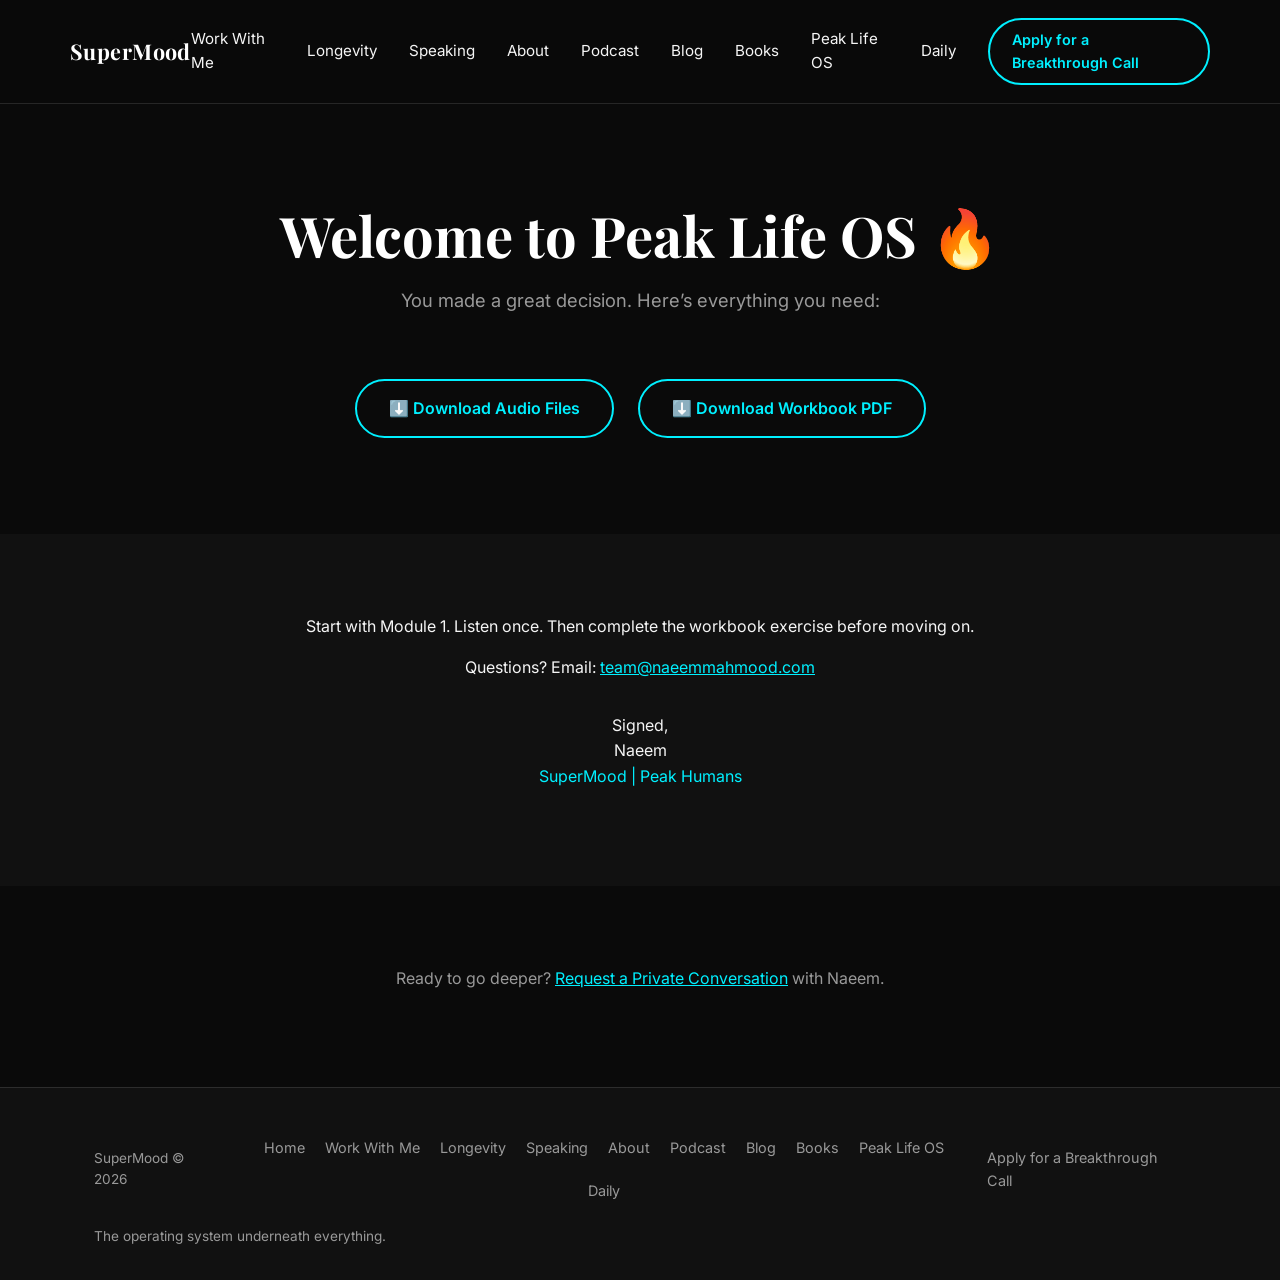
<file: public/peak-life-os-welcome.html>
<!DOCTYPE html>
<html lang="en">
<head>
<meta charset="UTF-8">
<meta name="viewport" content="width=device-width, initial-scale=1.0">
<title>Welcome to Peak Life OS | Naeem Mahmood</title>
<meta name="description" content="Your Peak Life OS audio series and workbook are ready for instant download.">
<meta name="author" content="Naeem Mahmood">
<link rel="icon" type="image/svg+xml" href="assets/img/favicon.svg">
<link rel="preconnect" href="https://fonts.googleapis.com">
<link rel="preconnect" href="https://fonts.gstatic.com" crossorigin>
<link href="https://fonts.googleapis.com/css2?family=Inter:ital,wght@0,300;0,400;0,500;0,600;0,700;0,800;1,400&family=Playfair+Display:ital,wght@0,400;0,700;0,900;1,400&display=swap" rel="stylesheet">
<link rel="stylesheet" href="assets/css/styles.css">
</head>
<body>

<a class="skip-link" href="#main">Skip to content</a>

<nav class="nav">
  <div class="container nav__inner">
    <a class="nav__logo" href="index.html">SuperMood</a>
    <div class="nav__links">
      <a class="nav__link" href="work-with-me.html">Work With Me</a>
      <a class="nav__link" href="supermood-longevity.html">Longevity</a>
      <a class="nav__link" href="speaking.html">Speaking</a>
      <a class="nav__link" href="about.html">About</a>
      <a class="nav__link" href="podcast.html">Podcast</a>
      <a class="nav__link" href="blog">Blog</a>
      <a class="nav__link" href="books.html">Books</a>
      <a class="nav__link" href="peak-life-os.html">Peak Life OS</a>
      <a class="nav__link" href="daily.html">Daily</a>
      <a class="btn btn--primary btn--small" href="breakthrough-call.html">Apply for a Breakthrough Call</a>
    </div>
    <button class="nav__toggle" aria-label="Toggle menu" aria-expanded="false">&#9776;</button>
  </div>
  <div class="nav__mobile container">
    <a class="nav__link" href="work-with-me.html">Work With Me</a>
    <a class="nav__link" href="supermood-longevity.html">Longevity</a>
    <a class="nav__link" href="speaking.html">Speaking</a>
    <a class="nav__link" href="about.html">About</a>
    <a class="nav__link" href="podcast.html">Podcast</a>
    <a class="nav__link" href="blog">Blog</a>
    <a class="nav__link" href="books.html">Books</a>
    <a class="nav__link" href="peak-life-os.html">Peak Life OS</a>
      <a class="nav__link" href="daily.html">Daily</a>
    <a class="btn btn--primary btn--small" href="breakthrough-call.html">Apply for a Breakthrough Call</a>
  </div>
</nav>

<main id="main">

  <!-- Hero -->
  <section class="hero">
    <div class="container hero__inner reveal">
      <h1>Welcome to Peak Life OS 🔥</h1>
      <p class="hero__subtitle">You made a great decision. Here&rsquo;s everything you need:</p>
      <div class="cta-row cta-row--multi">
        <a class="btn btn--primary" href="https://drive.google.com/drive/folders/1LNiIQImAFtcu5Y515pqZqMybcSO1IvBL?usp=sharing">⬇️ Download Audio Files</a>
        <a class="btn btn--primary" href="https://drive.google.com/drive/folders/1LNiIQImAFtcu5Y515pqZqMybcSO1IvBL?usp=sharing">⬇️ Download Workbook PDF</a>
      </div>
    </div>
  </section>

  <!-- Instructions -->
  <section class="section--alt">
    <div class="container container--narrow reveal" style="text-align:center;">
      <p>Start with Module 1. Listen once. Then complete the workbook exercise before moving on.</p>
      <p>Questions? Email: <a class="accent" href="mailto:team@naeemmahmood.com">team@naeemmahmood.com</a></p>
      <p style="margin-top:2rem;">Signed,<br>Naeem<br><span class="accent">SuperMood | Peak Humans</span></p>
    </div>
  </section>

  <!-- Upsell -->
  <section>
    <div class="container container--narrow reveal" style="text-align:center;">
      <p class="booking-fallback" style="margin-top:0;">Ready to go deeper? <a href="https://tidycal.com/moodmethod/mood-method-discovery-call">Request a Private Conversation</a> with Naeem.</p>
    </div>
  </section>

</main>

<footer class="site-footer">
  <div class="container">
    <div class="site-footer__grid">
      <span class="site-footer__copyright">SuperMood &copy; 2026</span>
      <div class="site-footer__links">
        <a href="index.html">Home</a>
        <a href="work-with-me.html">Work With Me</a>
        <a href="supermood-longevity.html">Longevity</a>
        <a href="speaking.html">Speaking</a>
        <a href="about.html">About</a>
        <a href="podcast.html">Podcast</a>
        <a href="blog">Blog</a>
        <a href="books.html">Books</a>
        <a href="peak-life-os.html">Peak Life OS</a>
        <a href="daily.html">Daily</a>
      </div>
      <div class="site-footer__links">
        <a href="breakthrough-call.html">Apply for a Breakthrough Call</a>
      </div>
    </div>
    <p class="site-footer__tagline">The operating system underneath everything.</p>
  </div>
</footer>

<script src="assets/js/main.js"></script>
</body>
</html>
</file>
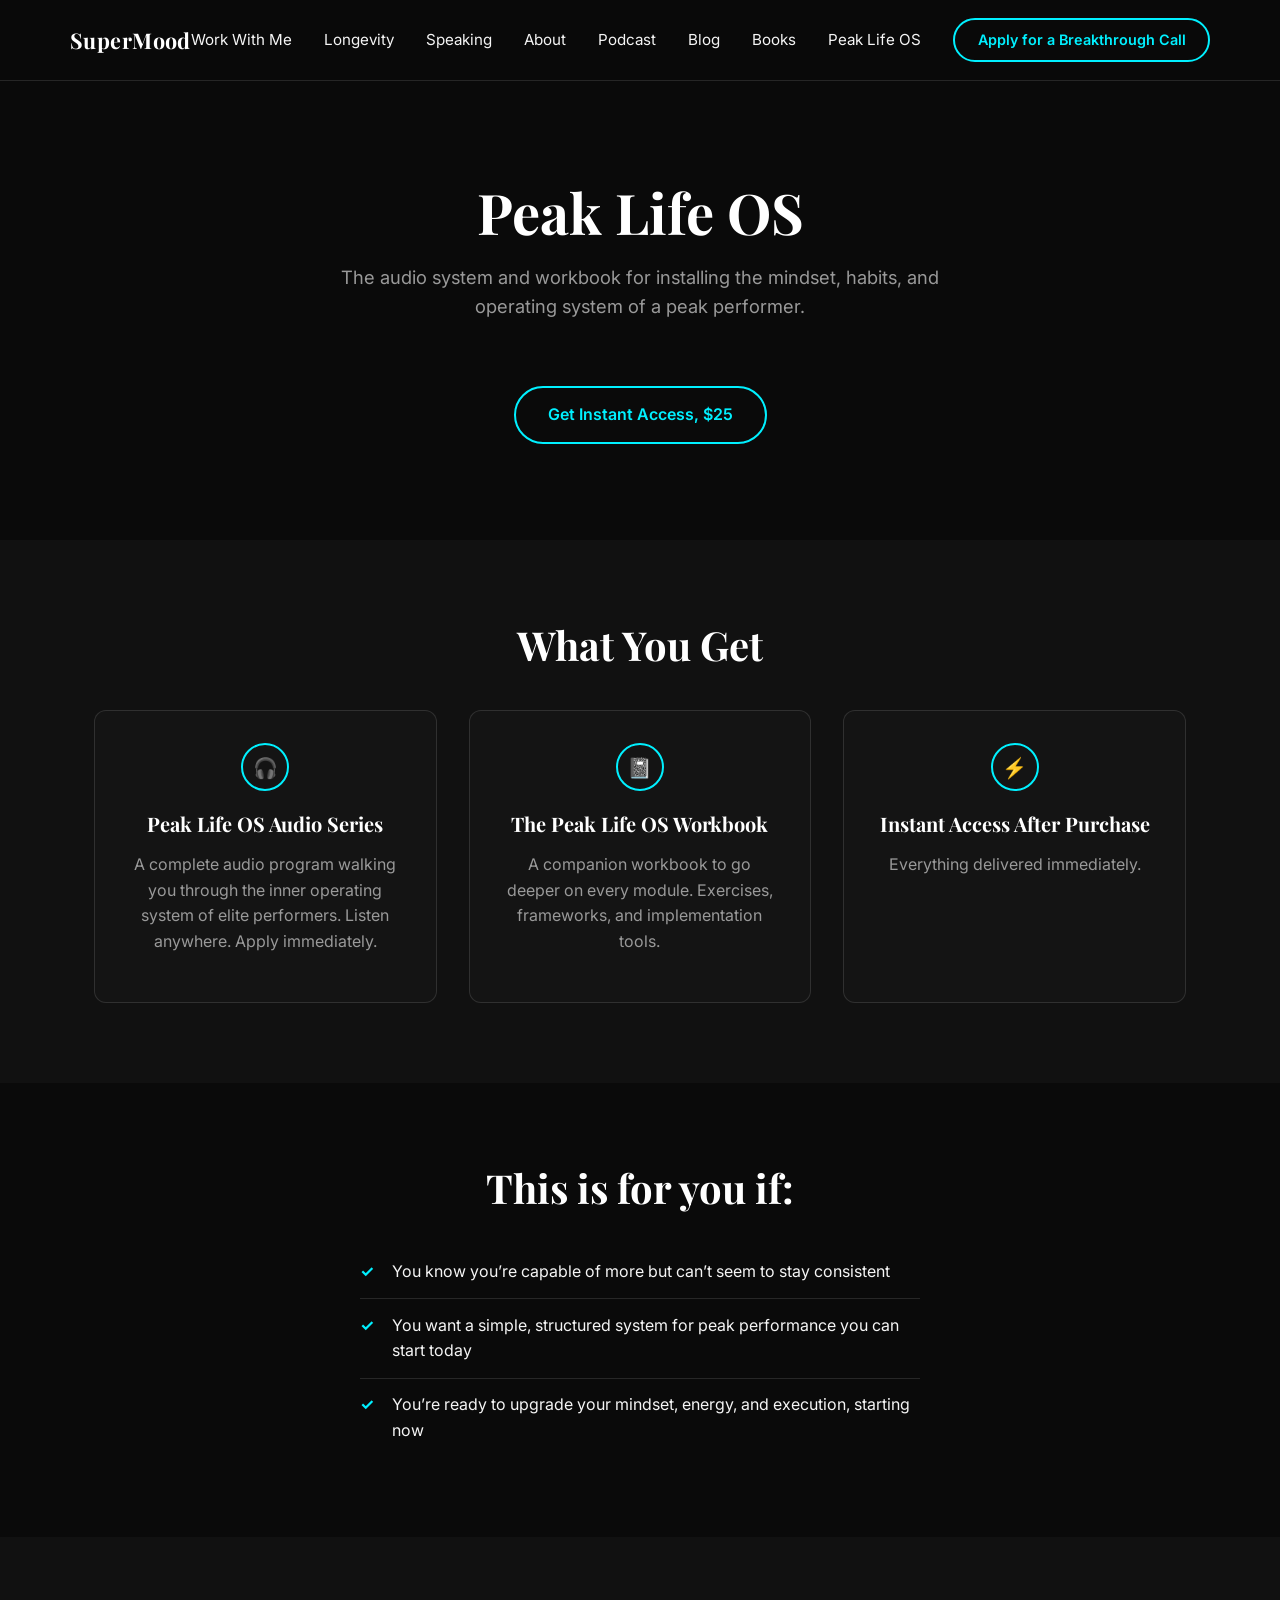
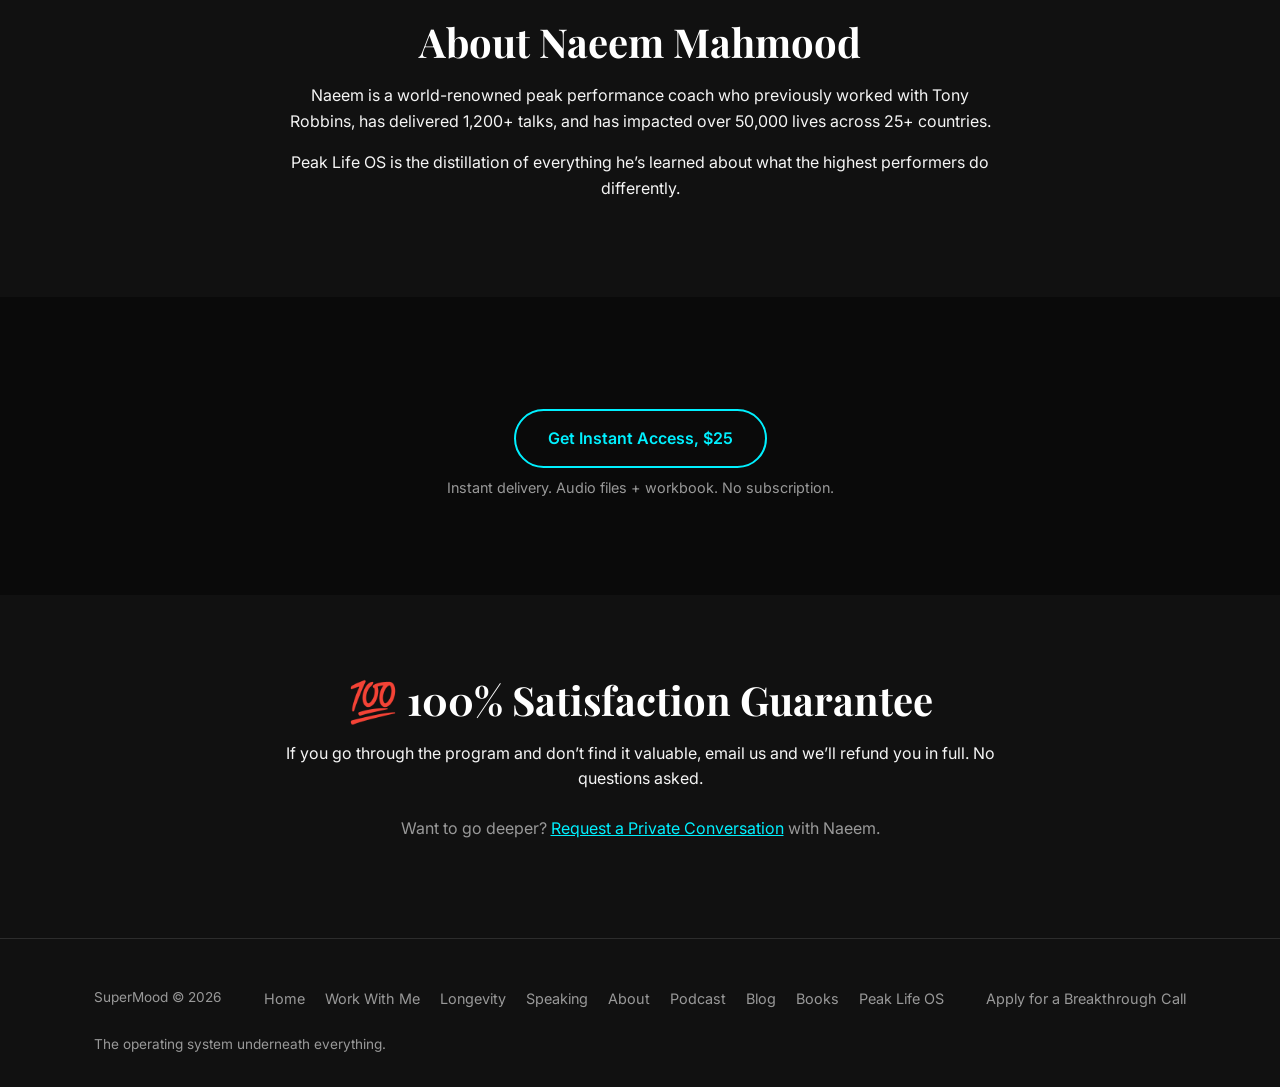
<file: public/peak-life-os.html>
<!DOCTYPE html>
<html lang="en">
<head>
<meta charset="UTF-8">
<meta name="viewport" content="width=device-width, initial-scale=1.0">
<title>Peak Life OS | Naeem Mahmood</title>
<meta name="description" content="The audio system and workbook for installing the mindset, habits, and operating system of a peak performer. Instant access, $25.">
<meta name="author" content="Naeem Mahmood">
<link rel="icon" type="image/svg+xml" href="assets/img/favicon.svg">
<link rel="preconnect" href="https://fonts.googleapis.com">
<link rel="preconnect" href="https://fonts.gstatic.com" crossorigin>
<link href="https://fonts.googleapis.com/css2?family=Inter:ital,wght@0,300;0,400;0,500;0,600;0,700;0,800;1,400&family=Playfair+Display:ital,wght@0,400;0,700;0,900;1,400&display=swap" rel="stylesheet">
<link rel="stylesheet" href="assets/css/styles.css">
</head>
<body>

<a class="skip-link" href="#main">Skip to content</a>

<nav class="nav">
  <div class="container nav__inner">
    <a class="nav__logo" href="index.html">SuperMood</a>
    <div class="nav__links">
      <a class="nav__link" href="work-with-me.html">Work With Me</a>
      <a class="nav__link" href="supermood-longevity.html">Longevity</a>
      <a class="nav__link" href="speaking.html">Speaking</a>
      <a class="nav__link" href="about.html">About</a>
      <a class="nav__link" href="podcast.html">Podcast</a>
      <a class="nav__link" href="blog">Blog</a>
      <a class="nav__link" href="books.html">Books</a>
      <a class="nav__link" href="peak-life-os.html">Peak Life OS</a>
      <a class="btn btn--primary btn--small" href="breakthrough-call.html">Apply for a Breakthrough Call</a>
    </div>
    <button class="nav__toggle" aria-label="Toggle menu" aria-expanded="false">&#9776;</button>
  </div>
  <div class="nav__mobile container">
    <a class="nav__link" href="work-with-me.html">Work With Me</a>
    <a class="nav__link" href="supermood-longevity.html">Longevity</a>
    <a class="nav__link" href="speaking.html">Speaking</a>
    <a class="nav__link" href="about.html">About</a>
    <a class="nav__link" href="podcast.html">Podcast</a>
    <a class="nav__link" href="blog">Blog</a>
    <a class="nav__link" href="books.html">Books</a>
    <a class="nav__link" href="peak-life-os.html">Peak Life OS</a>
    <a class="btn btn--primary btn--small" href="breakthrough-call.html">Apply for a Breakthrough Call</a>
  </div>
</nav>

<main id="main">

  <!-- Hero -->
  <section class="hero">
    <div class="container hero__inner reveal">
      <h1>Peak Life OS</h1>
      <p class="hero__subtitle">The audio system and workbook for installing the mindset, habits, and operating system of a peak performer.</p>
      <div class="cta-row">
        <a class="btn btn--primary" href="https://buy.stripe.com/14AfZh1dO8zIddQdH08ww0B">Get Instant Access, $25</a>
      </div>
    </div>
  </section>

  <!-- What You Get -->
  <section class="section--alt">
    <div class="container container--narrow reveal" style="text-align:center;">
      <h2>What You Get</h2>
    </div>
    <div class="container reveal">
      <div class="grid-3">
        <div class="card">
          <div class="card__num">🎧</div>
          <h3>Peak Life OS Audio Series</h3>
          <p>A complete audio program walking you through the inner operating system of elite performers. Listen anywhere. Apply immediately.</p>
        </div>
        <div class="card">
          <div class="card__num">📓</div>
          <h3>The Peak Life OS Workbook</h3>
          <p>A companion workbook to go deeper on every module. Exercises, frameworks, and implementation tools.</p>
        </div>
        <div class="card">
          <div class="card__num">⚡</div>
          <h3>Instant Access After Purchase</h3>
          <p>Everything delivered immediately.</p>
        </div>
      </div>
    </div>
  </section>

  <!-- Who This Is For -->
  <section>
    <div class="container container--narrow reveal" style="text-align:center;">
      <h2>This is for you if:</h2>
      <ul class="check-list" style="text-align:left;">
        <li>You know you&rsquo;re capable of more but can&rsquo;t seem to stay consistent</li>
        <li>You want a simple, structured system for peak performance you can start today</li>
        <li>You&rsquo;re ready to upgrade your mindset, energy, and execution, starting now</li>
      </ul>
    </div>
  </section>

  <!-- About -->
  <section class="section--alt">
    <div class="container container--narrow reveal" style="text-align:center;">
      <h2>About Naeem Mahmood</h2>
      <p>Naeem is a world-renowned peak performance coach who previously worked with Tony Robbins, has delivered 1,200+ talks, and has impacted over 50,000 lives across 25+ countries.</p>
      <p>Peak Life OS is the distillation of everything he&rsquo;s learned about what the highest performers do differently.</p>
    </div>
  </section>

  <!-- Second CTA -->
  <section>
    <div class="container container--narrow reveal" style="text-align:center;">
      <div class="cta-row" style="padding-bottom:0.5rem;">
        <a class="btn btn--primary" href="https://buy.stripe.com/14AfZh1dO8zIddQdH08ww0B">Get Instant Access, $25</a>
      </div>
      <p style="color:var(--color-text-muted); font-size:0.9rem;">Instant delivery. Audio files + workbook. No subscription.</p>
    </div>
  </section>

  <!-- Guarantee -->
  <section class="section--alt">
    <div class="container container--narrow reveal" style="text-align:center;">
      <h2>💯 100% Satisfaction Guarantee</h2>
      <p>If you go through the program and don&rsquo;t find it valuable, email us and we&rsquo;ll refund you in full. No questions asked.</p>
      <p class="booking-fallback">Want to go deeper? <a href="https://tidycal.com/moodmethod/mood-method-discovery-call">Request a Private Conversation</a> with Naeem.</p>
    </div>
  </section>

</main>

<footer class="site-footer">
  <div class="container">
    <div class="site-footer__grid">
      <span class="site-footer__copyright">SuperMood &copy; 2026</span>
      <div class="site-footer__links">
        <a href="index.html">Home</a>
        <a href="work-with-me.html">Work With Me</a>
        <a href="supermood-longevity.html">Longevity</a>
        <a href="speaking.html">Speaking</a>
        <a href="about.html">About</a>
        <a href="podcast.html">Podcast</a>
        <a href="blog">Blog</a>
        <a href="books.html">Books</a>
        <a href="peak-life-os.html">Peak Life OS</a>
      </div>
      <div class="site-footer__links">
        <a href="breakthrough-call.html">Apply for a Breakthrough Call</a>
      </div>
    </div>
    <p class="site-footer__tagline">The operating system underneath everything.</p>
  </div>
</footer>

<script src="assets/js/main.js"></script>
</body>
</html>
</file>
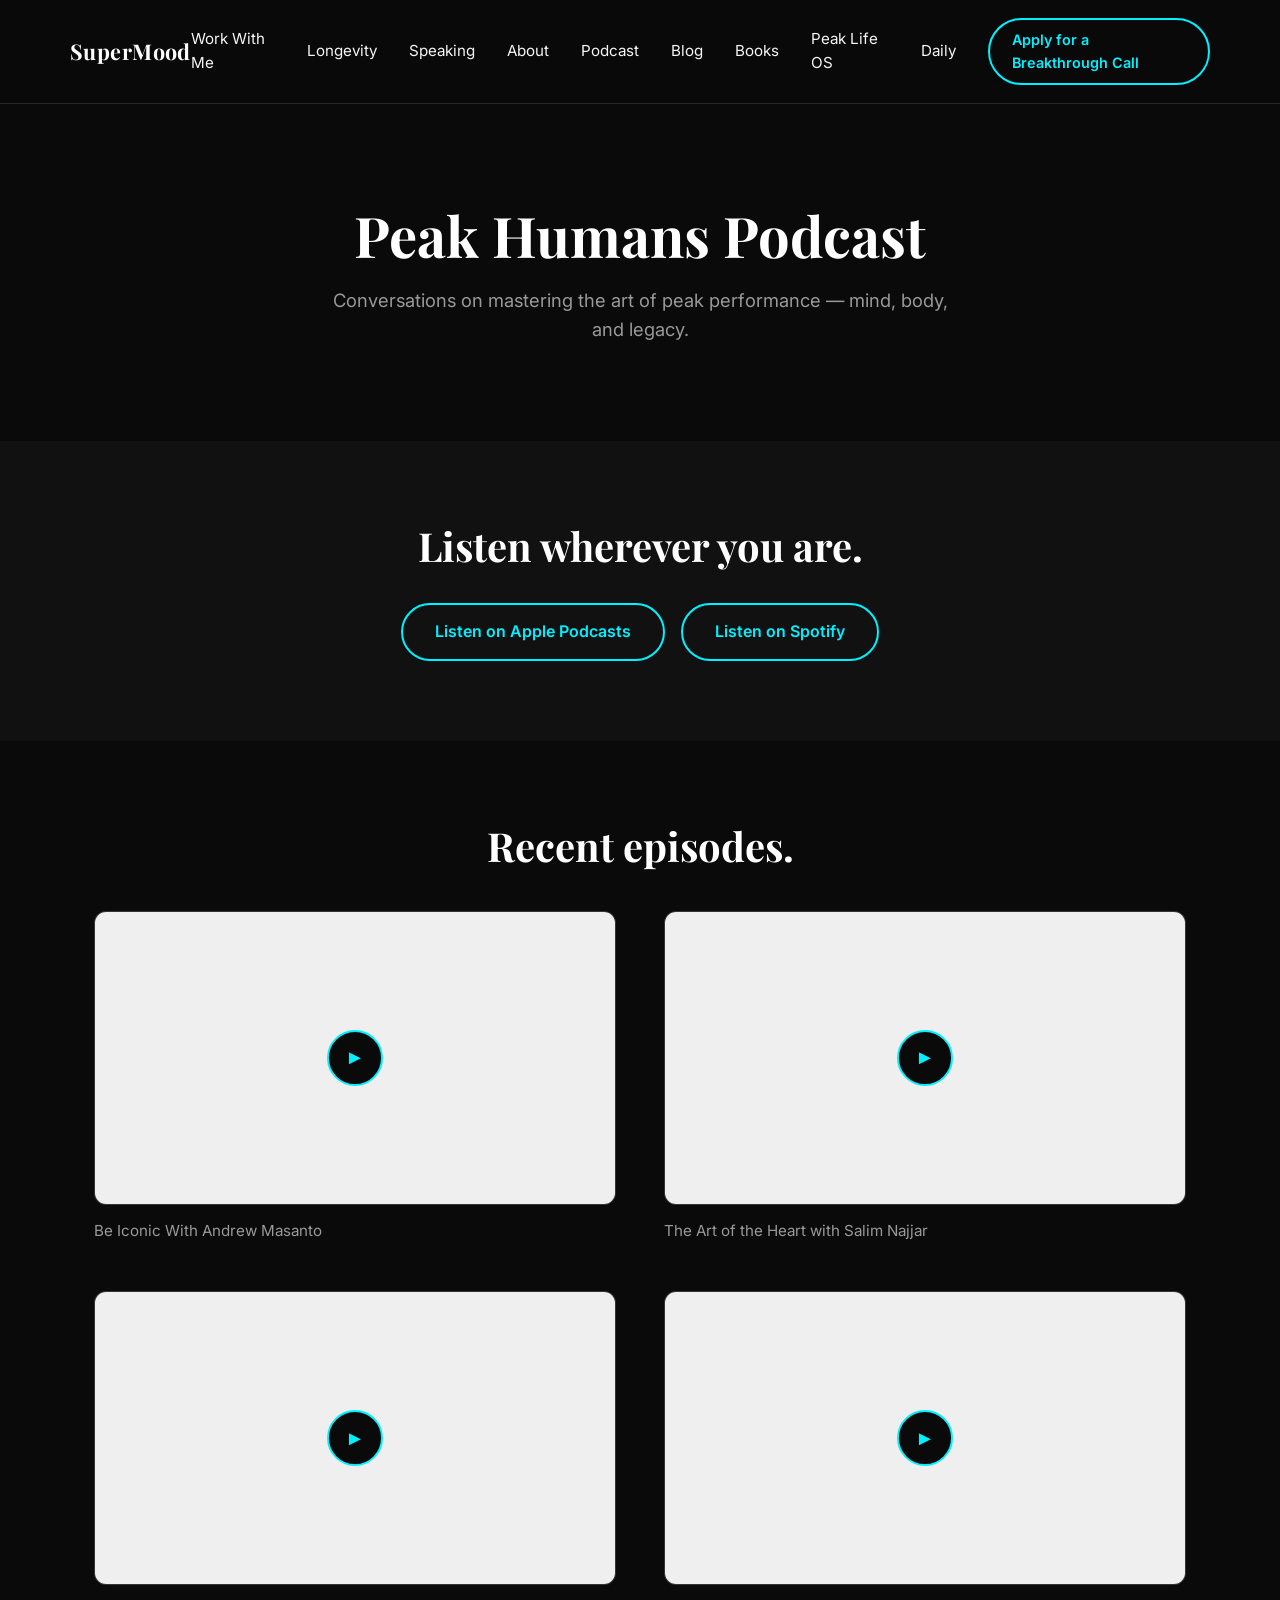
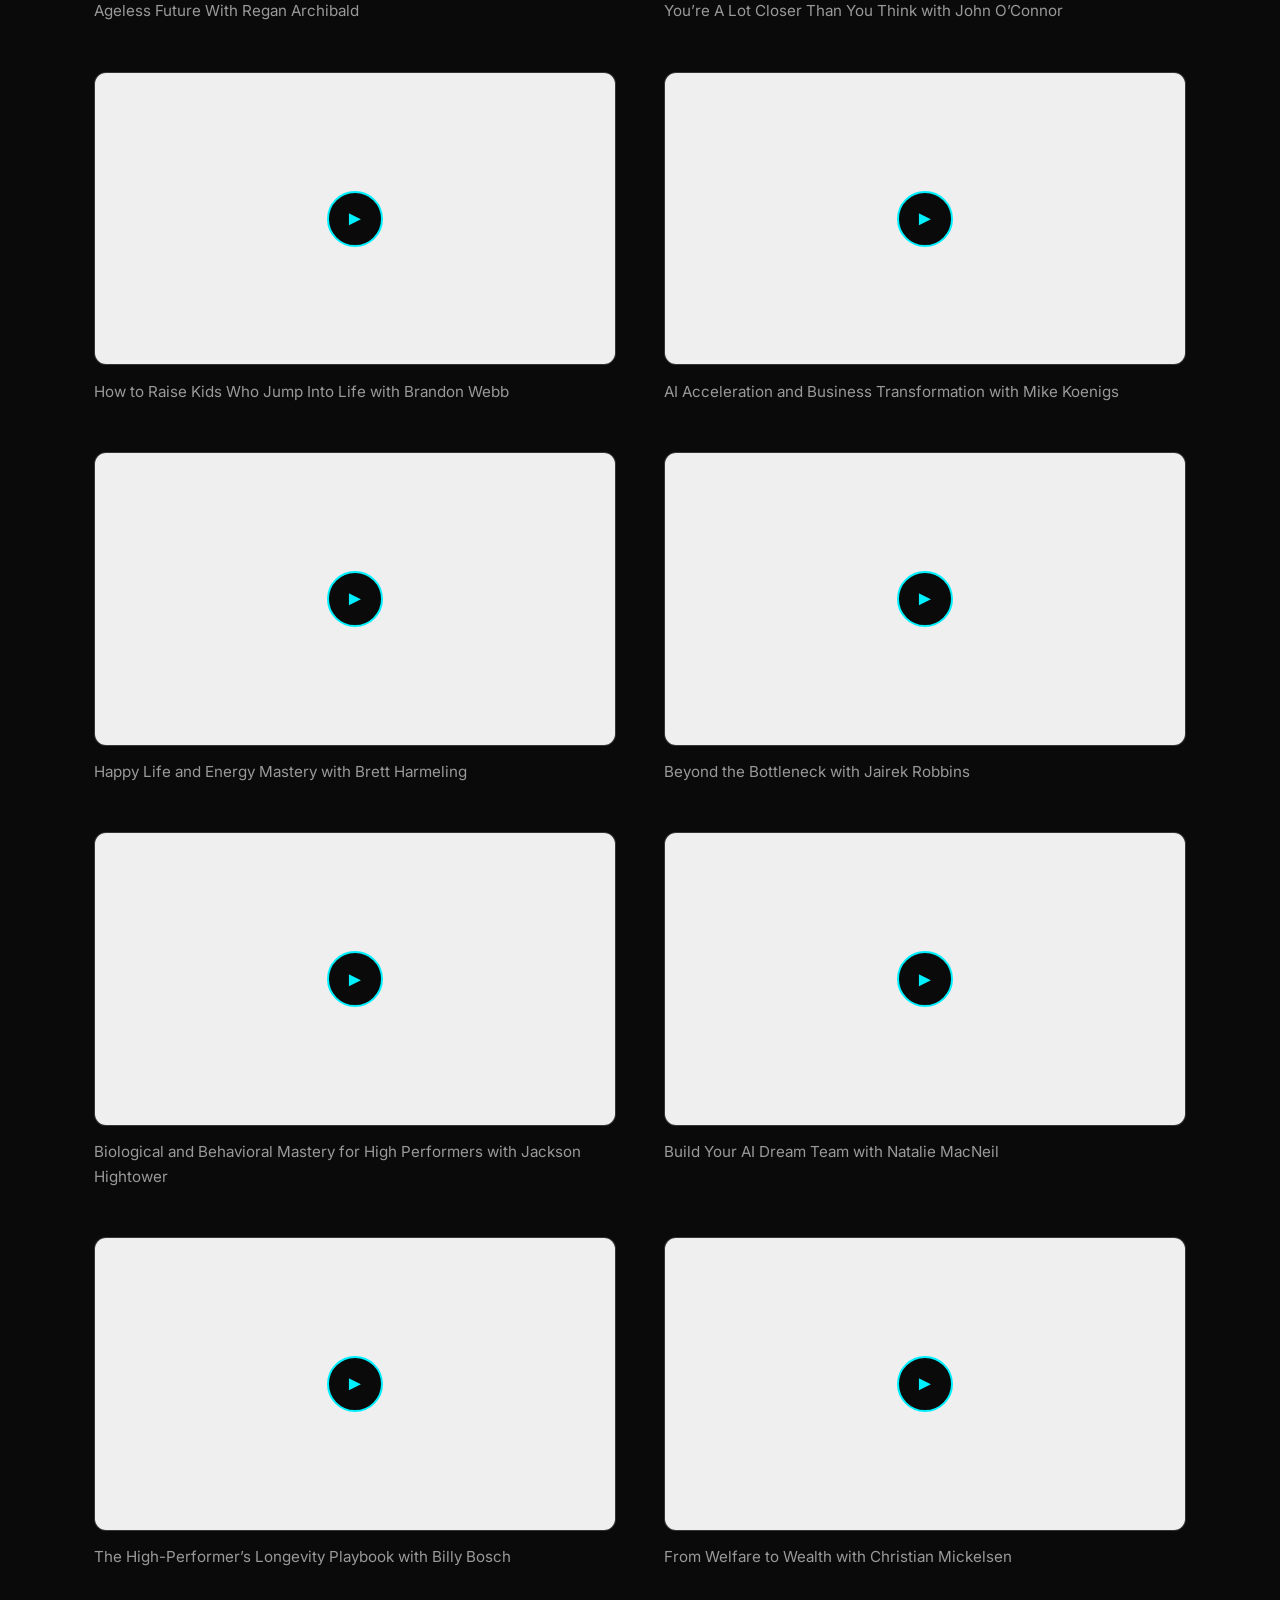
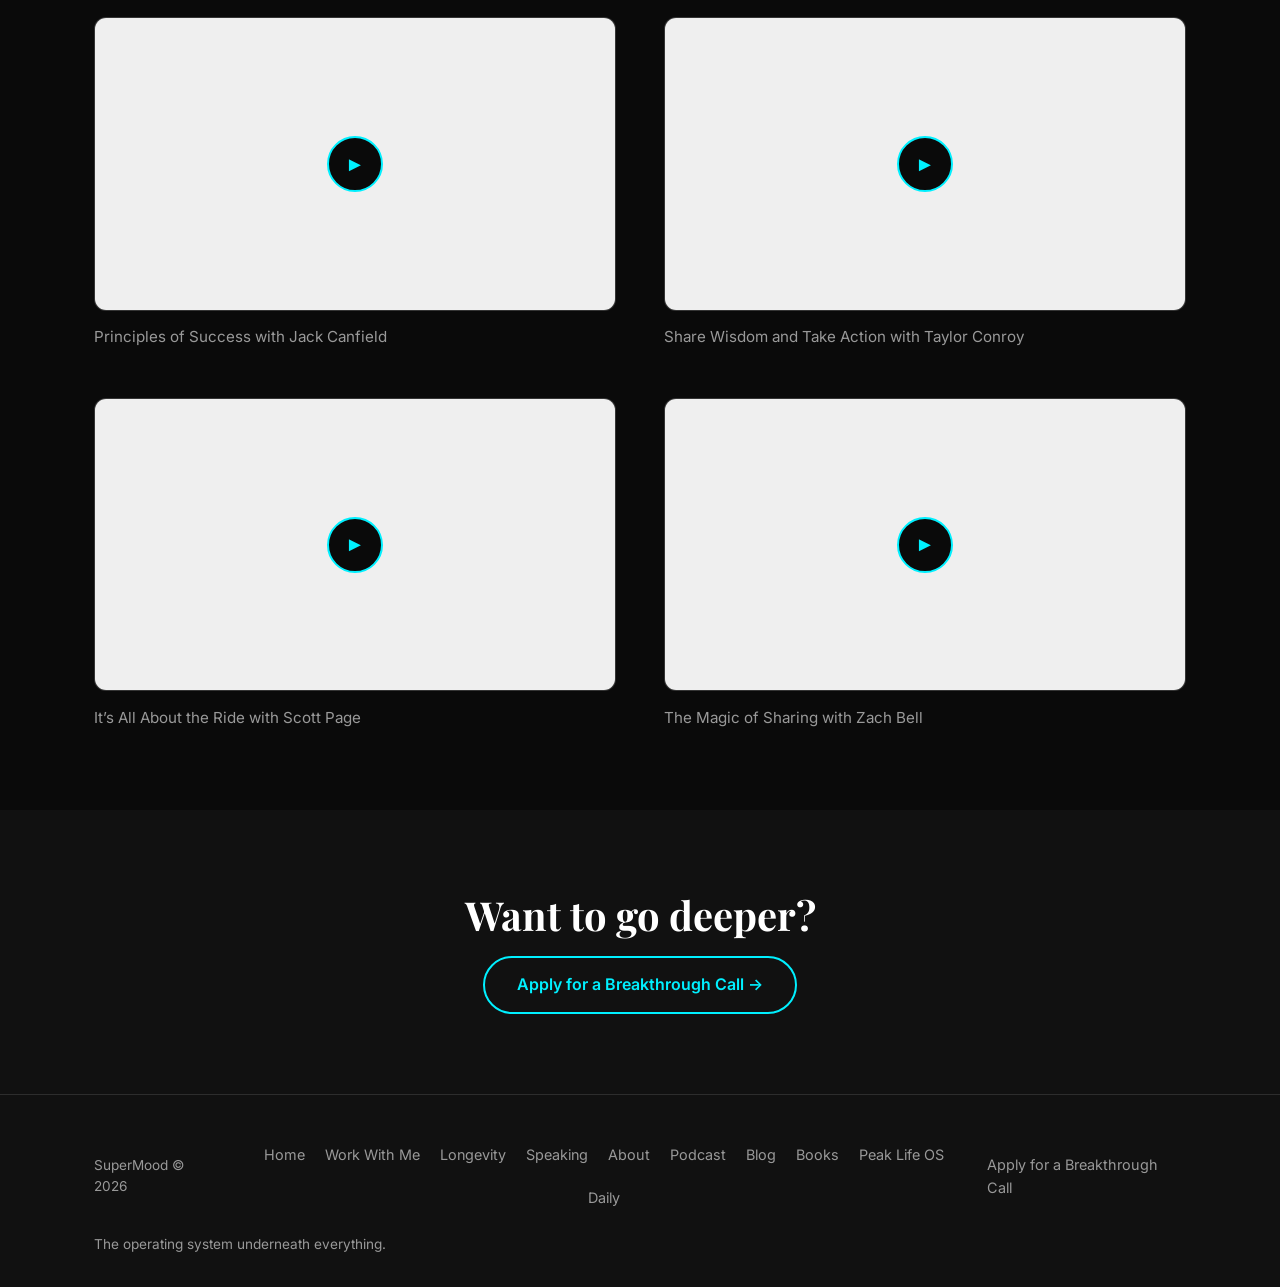
<file: public/podcast.html>
<!DOCTYPE html>
<html lang="en">
<head>
<meta charset="UTF-8">
<meta name="viewport" content="width=device-width, initial-scale=1.0">
<title>SuperMood | Naeem Mahmood &mdash; Executive Coach for Founders</title>
<meta name="description" content="Executive coaching for founders who are winning on paper and losing everywhere that matters. Peak Mind. Peak Body. Peak Love.">
<meta name="author" content="Naeem Mahmood">
<link rel="icon" type="image/svg+xml" href="assets/img/favicon.svg">
<link rel="preconnect" href="https://fonts.googleapis.com">
<link rel="preconnect" href="https://fonts.gstatic.com" crossorigin>
<link href="https://fonts.googleapis.com/css2?family=Inter:ital,wght@0,300;0,400;0,500;0,600;0,700;0,800;1,400&family=Playfair+Display:ital,wght@0,400;0,700;0,900;1,400&display=swap" rel="stylesheet">
<link rel="stylesheet" href="assets/css/styles.css">
</head>
<body>

<a class="skip-link" href="#main">Skip to content</a>

<nav class="nav">
  <div class="container nav__inner">
    <a class="nav__logo" href="index.html">SuperMood</a>
    <div class="nav__links">
      <a class="nav__link" href="work-with-me.html">Work With Me</a>
      <a class="nav__link" href="supermood-longevity.html">Longevity</a>
      <a class="nav__link" href="speaking.html">Speaking</a>
      <a class="nav__link" href="about.html">About</a>
      <a class="nav__link" href="podcast.html">Podcast</a>
      <a class="nav__link" href="blog">Blog</a>
      <a class="nav__link" href="books.html">Books</a>
      <a class="nav__link" href="peak-life-os.html">Peak Life OS</a>
      <a class="nav__link" href="daily.html">Daily</a>
      <a class="btn btn--primary btn--small" href="breakthrough-call.html">Apply for a Breakthrough Call</a>
    </div>
    <button class="nav__toggle" aria-label="Toggle menu" aria-expanded="false">&#9776;</button>
  </div>
  <div class="nav__mobile container">
    <a class="nav__link" href="work-with-me.html">Work With Me</a>
    <a class="nav__link" href="supermood-longevity.html">Longevity</a>
    <a class="nav__link" href="speaking.html">Speaking</a>
    <a class="nav__link" href="about.html">About</a>
    <a class="nav__link" href="podcast.html">Podcast</a>
    <a class="nav__link" href="blog">Blog</a>
    <a class="nav__link" href="books.html">Books</a>
    <a class="nav__link" href="peak-life-os.html">Peak Life OS</a>
      <a class="nav__link" href="daily.html">Daily</a>
    <a class="btn btn--primary btn--small" href="breakthrough-call.html">Apply for a Breakthrough Call</a>
  </div>
</nav>

<main id="main">

  <!-- Hero -->
  <section class="hero">
    <div class="container hero__inner reveal">
      <h1>Peak Humans Podcast</h1>
      <p class="hero__subtitle">Conversations on mastering the art of peak performance &mdash; mind, body, and legacy.</p>
    </div>
  </section>

  <!-- Listen -->
  <section class="section--alt">
    <div class="container container--narrow reveal" style="text-align:center;">
      <h2>Listen wherever you are.</h2>
      <div class="listen-row">
        <a class="btn btn--primary" href="https://podcasts.apple.com/us/podcast/peak-humans/id1523759669" target="_blank" rel="noopener">Listen on Apple Podcasts</a>
        <a class="btn btn--primary" href="https://open.spotify.com/show/7GWOloL64hTzYc9Ej6bwCd" target="_blank" rel="noopener">Listen on Spotify</a>
      </div>
    </div>
  </section>

  <!-- Episodes -->
  <section>
    <div class="container reveal">
      <h2>Recent episodes.</h2>
      <div class="video-grid video-grid--roomy">
        <div class="video-embed-card">
          <div class="video-embed" data-yt-id="Bk7vc_cVHfI">
            <button class="video-embed__thumb" type="button" aria-label="Play video" style="background-image:url('https://img.youtube.com/vi/Bk7vc_cVHfI/maxresdefault.jpg')">
              <span class="video-embed__play">&#9658;</span>
            </button>
          </div>
          <p class="video-embed-card__title">Be Iconic With Andrew Masanto</p>
        </div>
        <div class="video-embed-card">
          <div class="video-embed" data-yt-id="uI8nHUnzta8">
            <button class="video-embed__thumb" type="button" aria-label="Play video" style="background-image:url('https://img.youtube.com/vi/uI8nHUnzta8/maxresdefault.jpg')">
              <span class="video-embed__play">&#9658;</span>
            </button>
          </div>
          <p class="video-embed-card__title">The Art of the Heart with Salim Najjar</p>
        </div>
        <div class="video-embed-card">
          <div class="video-embed" data-yt-id="Xb2TysxpbcE">
            <button class="video-embed__thumb" type="button" aria-label="Play video" style="background-image:url('https://img.youtube.com/vi/Xb2TysxpbcE/maxresdefault.jpg')">
              <span class="video-embed__play">&#9658;</span>
            </button>
          </div>
          <p class="video-embed-card__title">Ageless Future With Regan Archibald</p>
        </div>
        <div class="video-embed-card">
          <div class="video-embed" data-yt-id="wMqrSXMScmc">
            <button class="video-embed__thumb" type="button" aria-label="Play video" style="background-image:url('https://img.youtube.com/vi/wMqrSXMScmc/maxresdefault.jpg')">
              <span class="video-embed__play">&#9658;</span>
            </button>
          </div>
          <p class="video-embed-card__title">You&rsquo;re A Lot Closer Than You Think with John O&rsquo;Connor</p>
        </div>
        <div class="video-embed-card">
          <div class="video-embed" data-yt-id="Nuv4MAA80F8">
            <button class="video-embed__thumb" type="button" aria-label="Play video" style="background-image:url('https://img.youtube.com/vi/Nuv4MAA80F8/maxresdefault.jpg')">
              <span class="video-embed__play">&#9658;</span>
            </button>
          </div>
          <p class="video-embed-card__title">How to Raise Kids Who Jump Into Life with Brandon Webb</p>
        </div>
        <div class="video-embed-card">
          <div class="video-embed" data-yt-id="Kp0JOJiXAdE">
            <button class="video-embed__thumb" type="button" aria-label="Play video" style="background-image:url('https://img.youtube.com/vi/Kp0JOJiXAdE/maxresdefault.jpg')">
              <span class="video-embed__play">&#9658;</span>
            </button>
          </div>
          <p class="video-embed-card__title">AI Acceleration and Business Transformation with Mike Koenigs</p>
        </div>
        <div class="video-embed-card">
          <div class="video-embed" data-yt-id="wrvL2Byiw5g">
            <button class="video-embed__thumb" type="button" aria-label="Play video" style="background-image:url('https://img.youtube.com/vi/wrvL2Byiw5g/maxresdefault.jpg')">
              <span class="video-embed__play">&#9658;</span>
            </button>
          </div>
          <p class="video-embed-card__title">Happy Life and Energy Mastery with Brett Harmeling</p>
        </div>
        <div class="video-embed-card">
          <div class="video-embed" data-yt-id="e_WMvmB5_G8">
            <button class="video-embed__thumb" type="button" aria-label="Play video" style="background-image:url('https://img.youtube.com/vi/e_WMvmB5_G8/maxresdefault.jpg')">
              <span class="video-embed__play">&#9658;</span>
            </button>
          </div>
          <p class="video-embed-card__title">Beyond the Bottleneck with Jairek Robbins</p>
        </div>
        <div class="video-embed-card">
          <div class="video-embed" data-yt-id="K-tNnVKLNeo">
            <button class="video-embed__thumb" type="button" aria-label="Play video" style="background-image:url('https://img.youtube.com/vi/K-tNnVKLNeo/maxresdefault.jpg')">
              <span class="video-embed__play">&#9658;</span>
            </button>
          </div>
          <p class="video-embed-card__title">Biological and Behavioral Mastery for High Performers with Jackson Hightower</p>
        </div>
        <div class="video-embed-card">
          <div class="video-embed" data-yt-id="GD27a7iToM0">
            <button class="video-embed__thumb" type="button" aria-label="Play video" style="background-image:url('https://img.youtube.com/vi/GD27a7iToM0/maxresdefault.jpg')">
              <span class="video-embed__play">&#9658;</span>
            </button>
          </div>
          <p class="video-embed-card__title">Build Your AI Dream Team with Natalie MacNeil</p>
        </div>
        <div class="video-embed-card">
          <div class="video-embed" data-yt-id="DMjGfe46YrI">
            <button class="video-embed__thumb" type="button" aria-label="Play video" style="background-image:url('https://img.youtube.com/vi/DMjGfe46YrI/maxresdefault.jpg')">
              <span class="video-embed__play">&#9658;</span>
            </button>
          </div>
          <p class="video-embed-card__title">The High-Performer&rsquo;s Longevity Playbook with Billy Bosch</p>
        </div>
        <div class="video-embed-card">
          <div class="video-embed" data-yt-id="_iYcajK6suE">
            <button class="video-embed__thumb" type="button" aria-label="Play video" style="background-image:url('https://img.youtube.com/vi/_iYcajK6suE/maxresdefault.jpg')">
              <span class="video-embed__play">&#9658;</span>
            </button>
          </div>
          <p class="video-embed-card__title">From Welfare to Wealth with Christian Mickelsen</p>
        </div>
        <div class="video-embed-card">
          <div class="video-embed" data-yt-id="c71fXqRwCPw">
            <button class="video-embed__thumb" type="button" aria-label="Play video" style="background-image:url('https://img.youtube.com/vi/c71fXqRwCPw/maxresdefault.jpg')">
              <span class="video-embed__play">&#9658;</span>
            </button>
          </div>
          <p class="video-embed-card__title">Principles of Success with Jack Canfield</p>
        </div>
        <div class="video-embed-card">
          <div class="video-embed" data-yt-id="NecXMrzDBBg">
            <button class="video-embed__thumb" type="button" aria-label="Play video" style="background-image:url('https://img.youtube.com/vi/NecXMrzDBBg/maxresdefault.jpg')">
              <span class="video-embed__play">&#9658;</span>
            </button>
          </div>
          <p class="video-embed-card__title">Share Wisdom and Take Action with Taylor Conroy</p>
        </div>
        <div class="video-embed-card">
          <div class="video-embed" data-yt-id="tVEg-y5mSPM">
            <button class="video-embed__thumb" type="button" aria-label="Play video" style="background-image:url('https://img.youtube.com/vi/tVEg-y5mSPM/maxresdefault.jpg')">
              <span class="video-embed__play">&#9658;</span>
            </button>
          </div>
          <p class="video-embed-card__title">It&rsquo;s All About the Ride with Scott Page</p>
        </div>
        <div class="video-embed-card">
          <div class="video-embed" data-yt-id="6NTLmvnrCSY">
            <button class="video-embed__thumb" type="button" aria-label="Play video" style="background-image:url('https://img.youtube.com/vi/6NTLmvnrCSY/maxresdefault.jpg')">
              <span class="video-embed__play">&#9658;</span>
            </button>
          </div>
          <p class="video-embed-card__title">The Magic of Sharing with Zach Bell</p>
        </div>
      </div>
    </div>
  </section>

  <!-- CTA -->
  <section class="section--alt">
    <div class="container container--narrow reveal" style="text-align:center;">
      <h2>Want to go deeper?</h2>
      <a class="btn btn--primary" href="breakthrough-call.html">Apply for a Breakthrough Call &rarr;</a>
    </div>
  </section>

</main>

<footer class="site-footer">
  <div class="container">
    <div class="site-footer__grid">
      <span class="site-footer__copyright">SuperMood &copy; 2026</span>
      <div class="site-footer__links">
        <a href="index.html">Home</a>
        <a href="work-with-me.html">Work With Me</a>
        <a href="supermood-longevity.html">Longevity</a>
        <a href="speaking.html">Speaking</a>
        <a href="about.html">About</a>
        <a href="podcast.html">Podcast</a>
        <a href="blog">Blog</a>
        <a href="books.html">Books</a>
        <a href="peak-life-os.html">Peak Life OS</a>
        <a href="daily.html">Daily</a>
      </div>
      <div class="site-footer__links">
        <a href="breakthrough-call.html">Apply for a Breakthrough Call</a>
      </div>
    </div>
    <p class="site-footer__tagline">The operating system underneath everything.</p>
  </div>
</footer>

<script src="assets/js/main.js"></script>
</body>
</html>
</file>
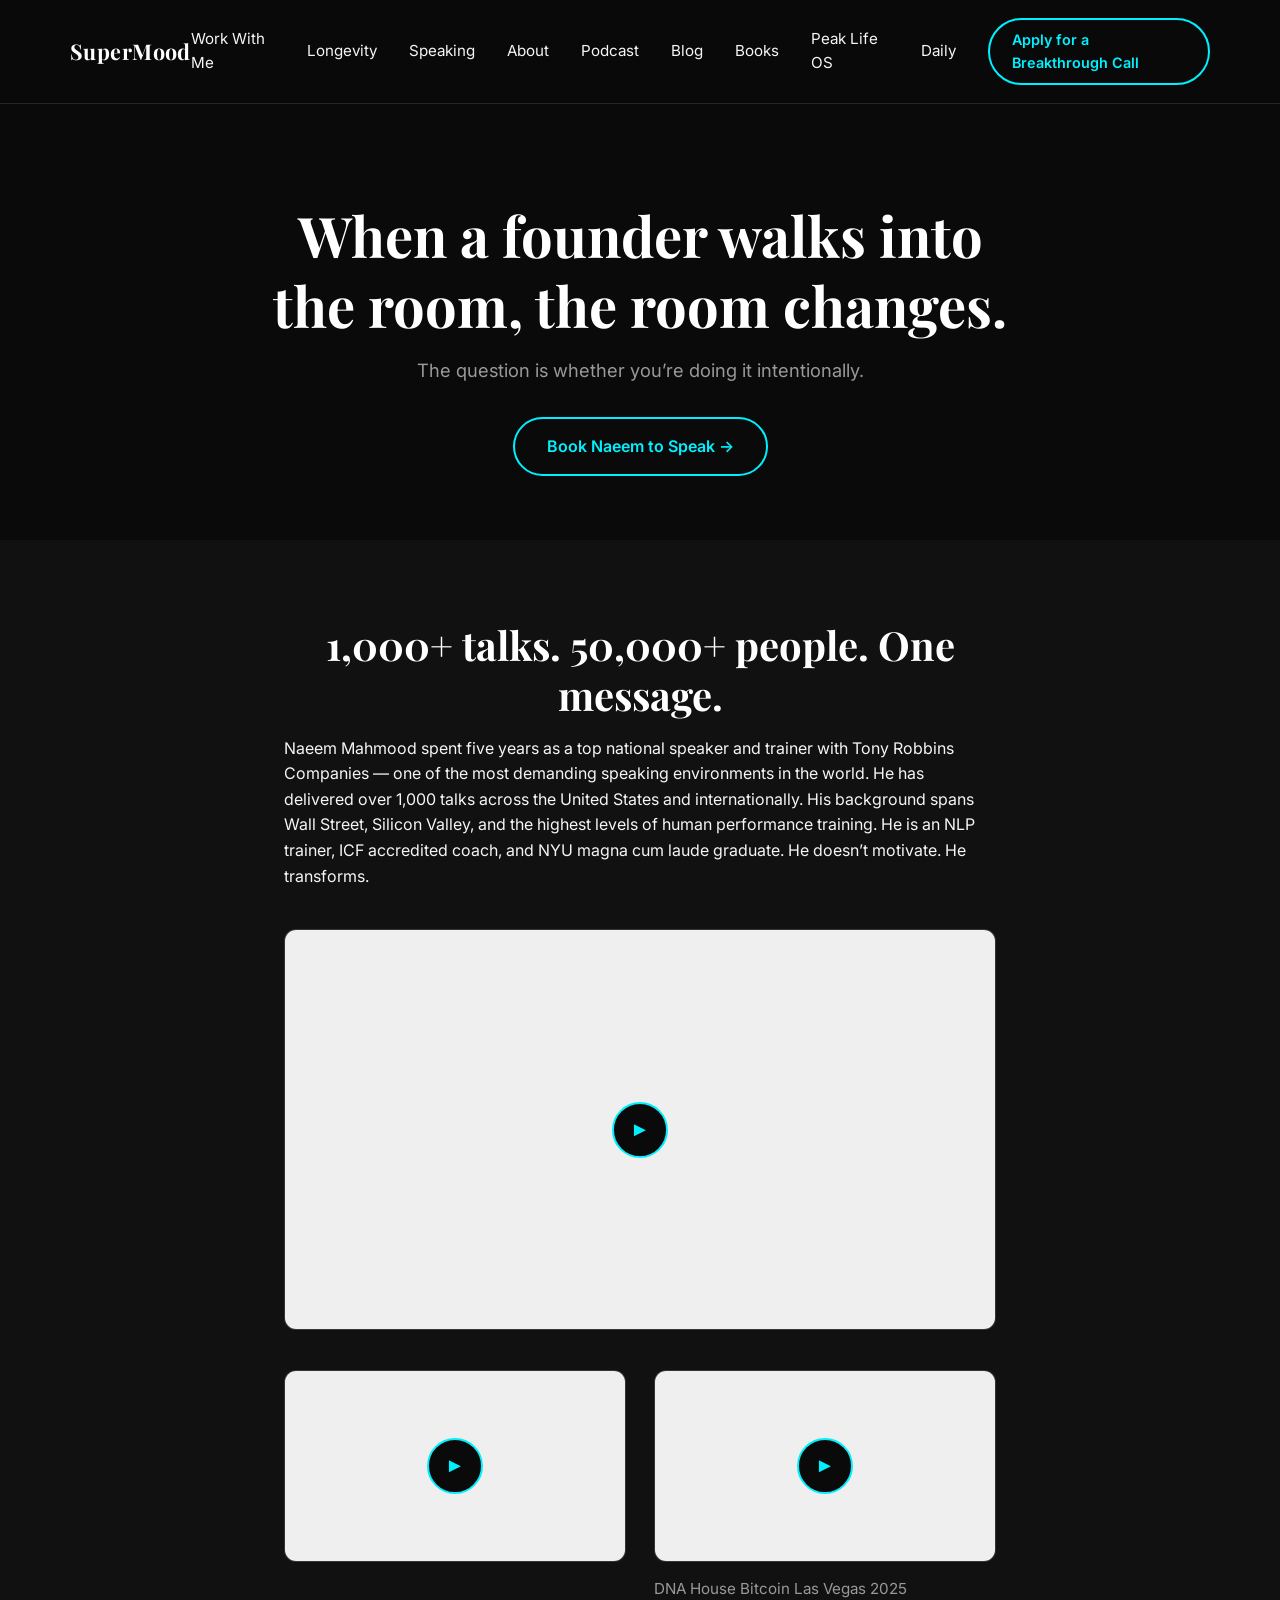
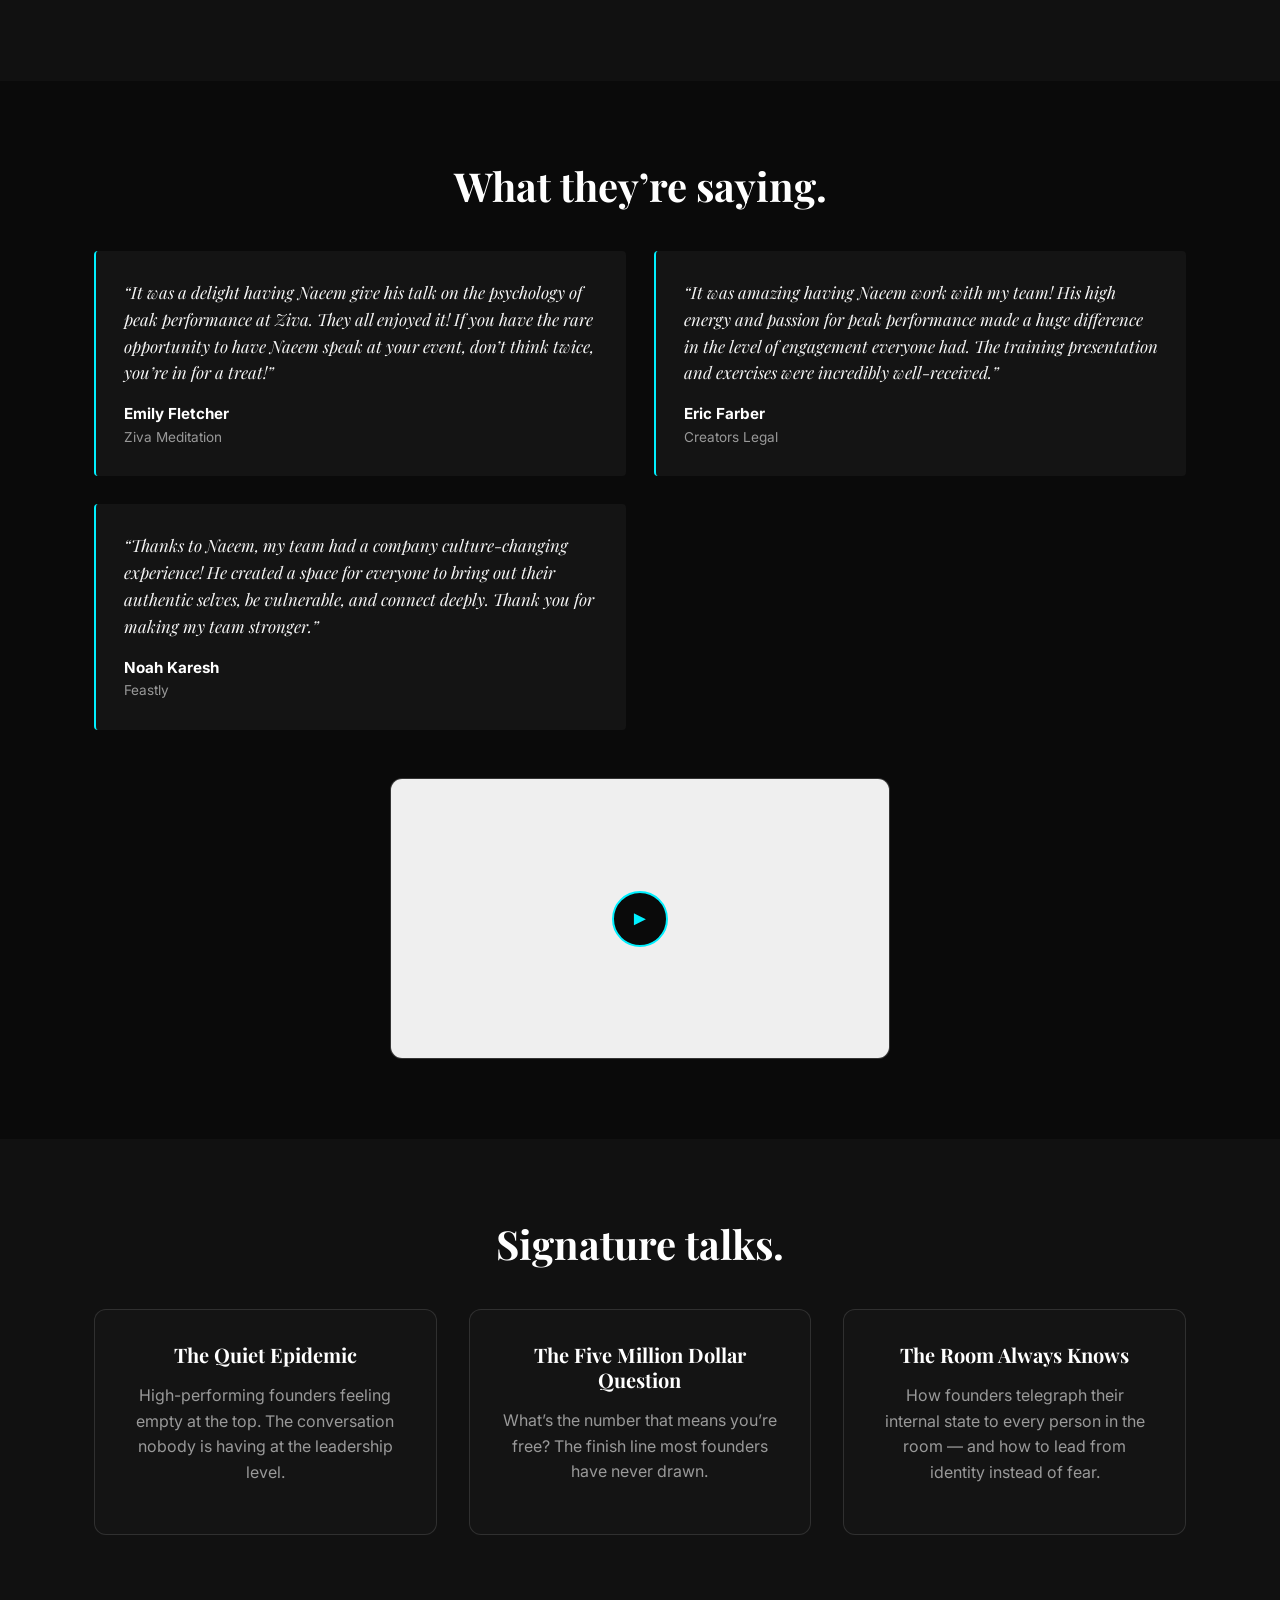
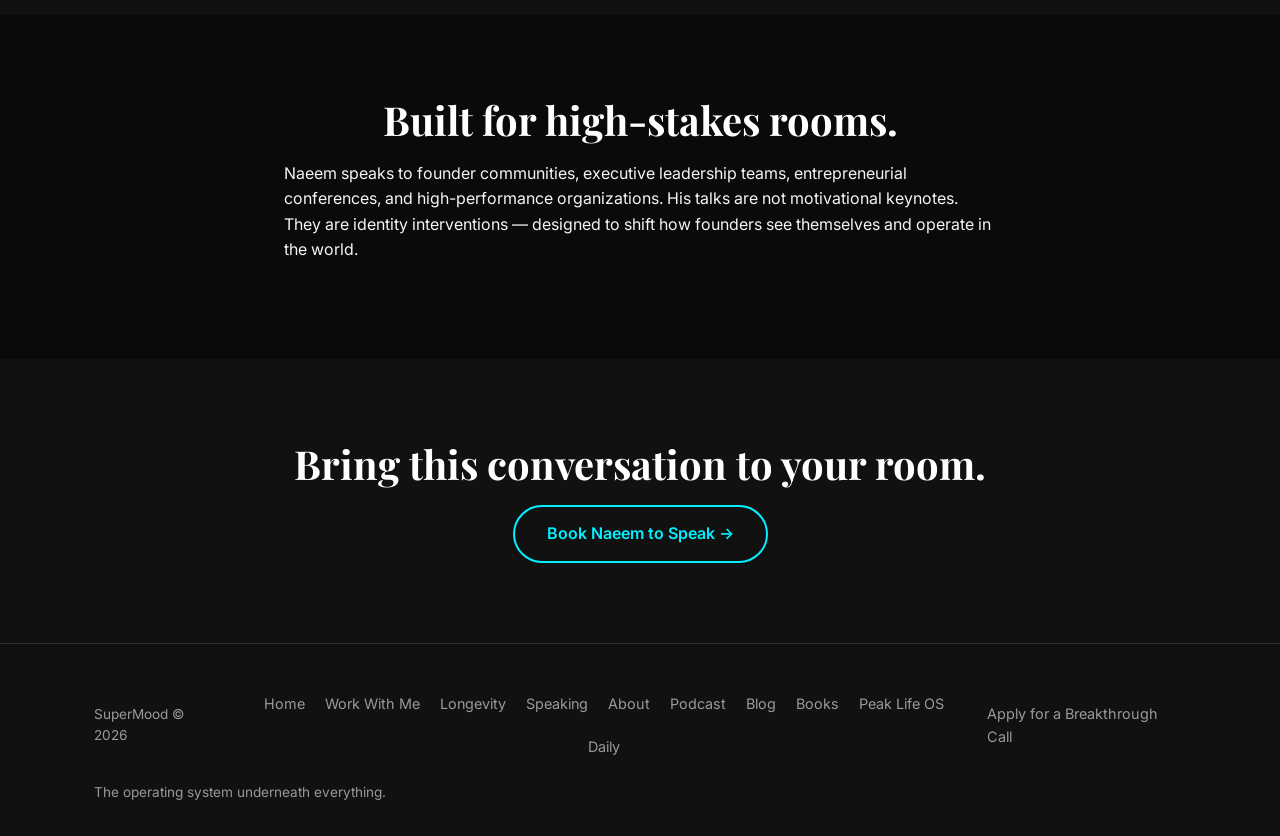
<file: public/speaking.html>
<!DOCTYPE html>
<html lang="en">
<head>
<meta charset="UTF-8">
<meta name="viewport" content="width=device-width, initial-scale=1.0">
<title>SuperMood | Naeem Mahmood &mdash; Executive Coach for Founders</title>
<meta name="description" content="Executive coaching for founders who are winning on paper and losing everywhere that matters. Peak Mind. Peak Body. Peak Love.">
<meta name="author" content="Naeem Mahmood">
<link rel="icon" type="image/svg+xml" href="assets/img/favicon.svg">
<link rel="preconnect" href="https://fonts.googleapis.com">
<link rel="preconnect" href="https://fonts.gstatic.com" crossorigin>
<link href="https://fonts.googleapis.com/css2?family=Inter:ital,wght@0,300;0,400;0,500;0,600;0,700;0,800;1,400&family=Playfair+Display:ital,wght@0,400;0,700;0,900;1,400&display=swap" rel="stylesheet">
<link rel="stylesheet" href="assets/css/styles.css">
</head>
<body>

<a class="skip-link" href="#main">Skip to content</a>

<nav class="nav">
  <div class="container nav__inner">
    <a class="nav__logo" href="index.html">SuperMood</a>
    <div class="nav__links">
      <a class="nav__link" href="work-with-me.html">Work With Me</a>
      <a class="nav__link" href="supermood-longevity.html">Longevity</a>
      <a class="nav__link" href="speaking.html">Speaking</a>
      <a class="nav__link" href="about.html">About</a>
      <a class="nav__link" href="podcast.html">Podcast</a>
      <a class="nav__link" href="blog">Blog</a>
      <a class="nav__link" href="books.html">Books</a>
      <a class="nav__link" href="peak-life-os.html">Peak Life OS</a>
      <a class="nav__link" href="daily.html">Daily</a>
      <a class="btn btn--primary btn--small" href="breakthrough-call.html">Apply for a Breakthrough Call</a>
    </div>
    <button class="nav__toggle" aria-label="Toggle menu" aria-expanded="false">&#9776;</button>
  </div>
  <div class="nav__mobile container">
    <a class="nav__link" href="work-with-me.html">Work With Me</a>
    <a class="nav__link" href="supermood-longevity.html">Longevity</a>
    <a class="nav__link" href="speaking.html">Speaking</a>
    <a class="nav__link" href="about.html">About</a>
    <a class="nav__link" href="podcast.html">Podcast</a>
    <a class="nav__link" href="blog">Blog</a>
    <a class="nav__link" href="books.html">Books</a>
    <a class="nav__link" href="peak-life-os.html">Peak Life OS</a>
      <a class="nav__link" href="daily.html">Daily</a>
    <a class="btn btn--primary btn--small" href="breakthrough-call.html">Apply for a Breakthrough Call</a>
  </div>
</nav>

<main id="main">

  <!-- Hero -->
  <section class="hero">
    <div class="container hero__inner reveal">
      <h1>When a founder walks into the room, the room changes.</h1>
      <p class="hero__subtitle">The question is whether you&rsquo;re doing it intentionally.</p>
      <a class="btn btn--primary" href="https://tidycal.com/moodmethod/meeting-with-naeem" target="_blank" rel="noopener">Book Naeem to Speak &rarr;</a>
    </div>
  </section>

  <!-- The Speaker -->
  <section class="section--alt">
    <div class="container container--narrow reveal">
      <h2>1,000+ talks. 50,000+ people. One message.</h2>
      <p>Naeem Mahmood spent five years as a top national speaker and trainer with Tony Robbins Companies &mdash; one of the most demanding speaking environments in the world. He has delivered over 1,000 talks across the United States and internationally. His background spans Wall Street, Silicon Valley, and the highest levels of human performance training. He is an NLP trainer, ICF accredited coach, and NYU magna cum laude graduate. He doesn&rsquo;t motivate. He transforms.</p>
      <div class="video-embed" data-yt-id="dAJSFejHGWY">
        <button class="video-embed__thumb" type="button" aria-label="Play video" style="background-image:url('https://img.youtube.com/vi/dAJSFejHGWY/maxresdefault.jpg')">
          <span class="video-embed__play">&#9658;</span>
        </button>
      </div>
      <div class="video-grid">
        <div class="video-embed-card">
          <div class="video-embed" data-yt-id="guwrdjcJvP4">
            <button class="video-embed__thumb" type="button" aria-label="Play video" style="background-image:url('https://img.youtube.com/vi/guwrdjcJvP4/maxresdefault.jpg')">
              <span class="video-embed__play">&#9658;</span>
            </button>
          </div>
        </div>
        <div class="video-embed-card">
          <div class="video-embed" data-yt-id="KQnETNMaRXA">
            <button class="video-embed__thumb" type="button" aria-label="Play video" style="background-image:url('https://img.youtube.com/vi/KQnETNMaRXA/maxresdefault.jpg')">
              <span class="video-embed__play">&#9658;</span>
            </button>
          </div>
          <p class="video-embed-card__title">DNA House Bitcoin Las Vegas 2025</p>
        </div>
      </div>
    </div>
  </section>

  <!-- Testimonials -->
  <section>
    <div class="container reveal">
      <h2>What they&rsquo;re saying.</h2>
      <div class="testimonials-grid">
        <article class="review-card">
          <p>&ldquo;It was a delight having Naeem give his talk on the psychology of peak performance at Ziva. They all enjoyed it! If you have the rare opportunity to have Naeem speak at your event, don&rsquo;t think twice, you&rsquo;re in for a treat!&rdquo;</p>
          <div class="review-card__author"><strong>Emily Fletcher</strong><span>Ziva Meditation</span></div>
        </article>
        <article class="review-card">
          <p>&ldquo;It was amazing having Naeem work with my team! His high energy and passion for peak performance made a huge difference in the level of engagement everyone had. The training presentation and exercises were incredibly well-received.&rdquo;</p>
          <div class="review-card__author"><strong>Eric Farber</strong><span>Creators Legal</span></div>
        </article>
        <article class="review-card">
          <p>&ldquo;Thanks to Naeem, my team had a company culture-changing experience! He created a space for everyone to bring out their authentic selves, be vulnerable, and connect deeply. Thank you for making my team stronger.&rdquo;</p>
          <div class="review-card__author"><strong>Noah Karesh</strong><span>Feastly</span></div>
        </article>
      </div>
      <div class="video-grid" style="max-width:500px; margin:3rem auto 0;">
        <div class="video-embed-card">
          <div class="video-embed" data-yt-id="TsD0RjBhCdo">
            <button class="video-embed__thumb" type="button" aria-label="Play video" style="background-image:url('https://img.youtube.com/vi/TsD0RjBhCdo/maxresdefault.jpg')">
              <span class="video-embed__play">&#9658;</span>
            </button>
          </div>
        </div>
      </div>
    </div>
  </section>

  <!-- Keynote Topics -->
  <section class="section--alt">
    <div class="container reveal">
      <h2>Signature talks.</h2>
      <div class="grid-3">
        <div class="card">
          <h3>The Quiet Epidemic</h3>
          <p>High-performing founders feeling empty at the top. The conversation nobody is having at the leadership level.</p>
        </div>
        <div class="card">
          <h3>The Five Million Dollar Question</h3>
          <p>What&rsquo;s the number that means you&rsquo;re free? The finish line most founders have never drawn.</p>
        </div>
        <div class="card">
          <h3>The Room Always Knows</h3>
          <p>How founders telegraph their internal state to every person in the room &mdash; and how to lead from identity instead of fear.</p>
        </div>
      </div>
    </div>
  </section>

  <!-- Who Books Naeem -->
  <section>
    <div class="container container--narrow reveal">
      <h2>Built for high-stakes rooms.</h2>
      <p>Naeem speaks to founder communities, executive leadership teams, entrepreneurial conferences, and high-performance organizations. His talks are not motivational keynotes. They are identity interventions &mdash; designed to shift how founders see themselves and operate in the world.</p>
    </div>
  </section>

  <!-- Book Naeem -->
  <section class="section--alt">
    <div class="container container--narrow reveal" style="text-align:center;">
      <h2>Bring this conversation to your room.</h2>
      <a class="btn btn--primary" href="https://tidycal.com/moodmethod/meeting-with-naeem" target="_blank" rel="noopener">Book Naeem to Speak &rarr;</a>
    </div>
  </section>

</main>

<footer class="site-footer">
  <div class="container">
    <div class="site-footer__grid">
      <span class="site-footer__copyright">SuperMood &copy; 2026</span>
      <div class="site-footer__links">
        <a href="index.html">Home</a>
        <a href="work-with-me.html">Work With Me</a>
        <a href="supermood-longevity.html">Longevity</a>
        <a href="speaking.html">Speaking</a>
        <a href="about.html">About</a>
        <a href="podcast.html">Podcast</a>
        <a href="blog">Blog</a>
        <a href="books.html">Books</a>
        <a href="peak-life-os.html">Peak Life OS</a>
        <a href="daily.html">Daily</a>
      </div>
      <div class="site-footer__links">
        <a href="breakthrough-call.html">Apply for a Breakthrough Call</a>
      </div>
    </div>
    <p class="site-footer__tagline">The operating system underneath everything.</p>
  </div>
</footer>

<script src="assets/js/main.js"></script>
</body>
</html>
</file>
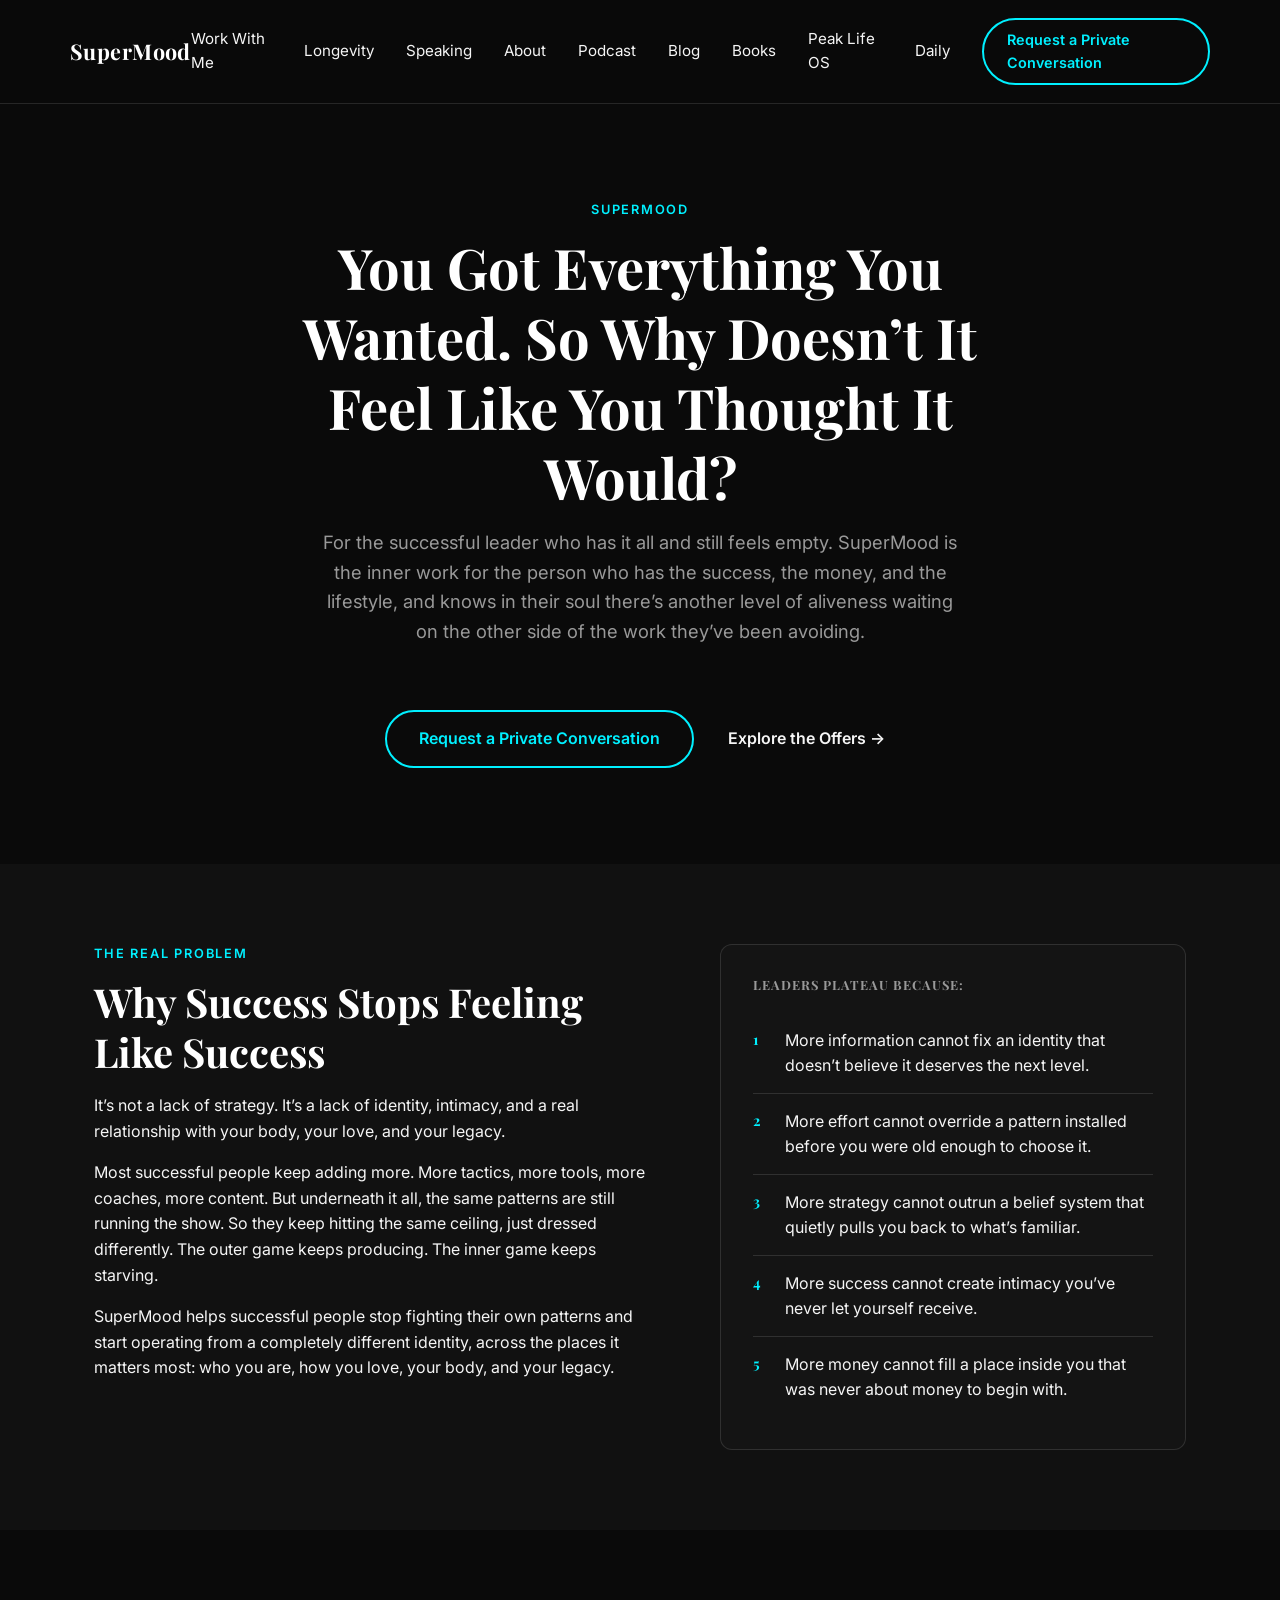
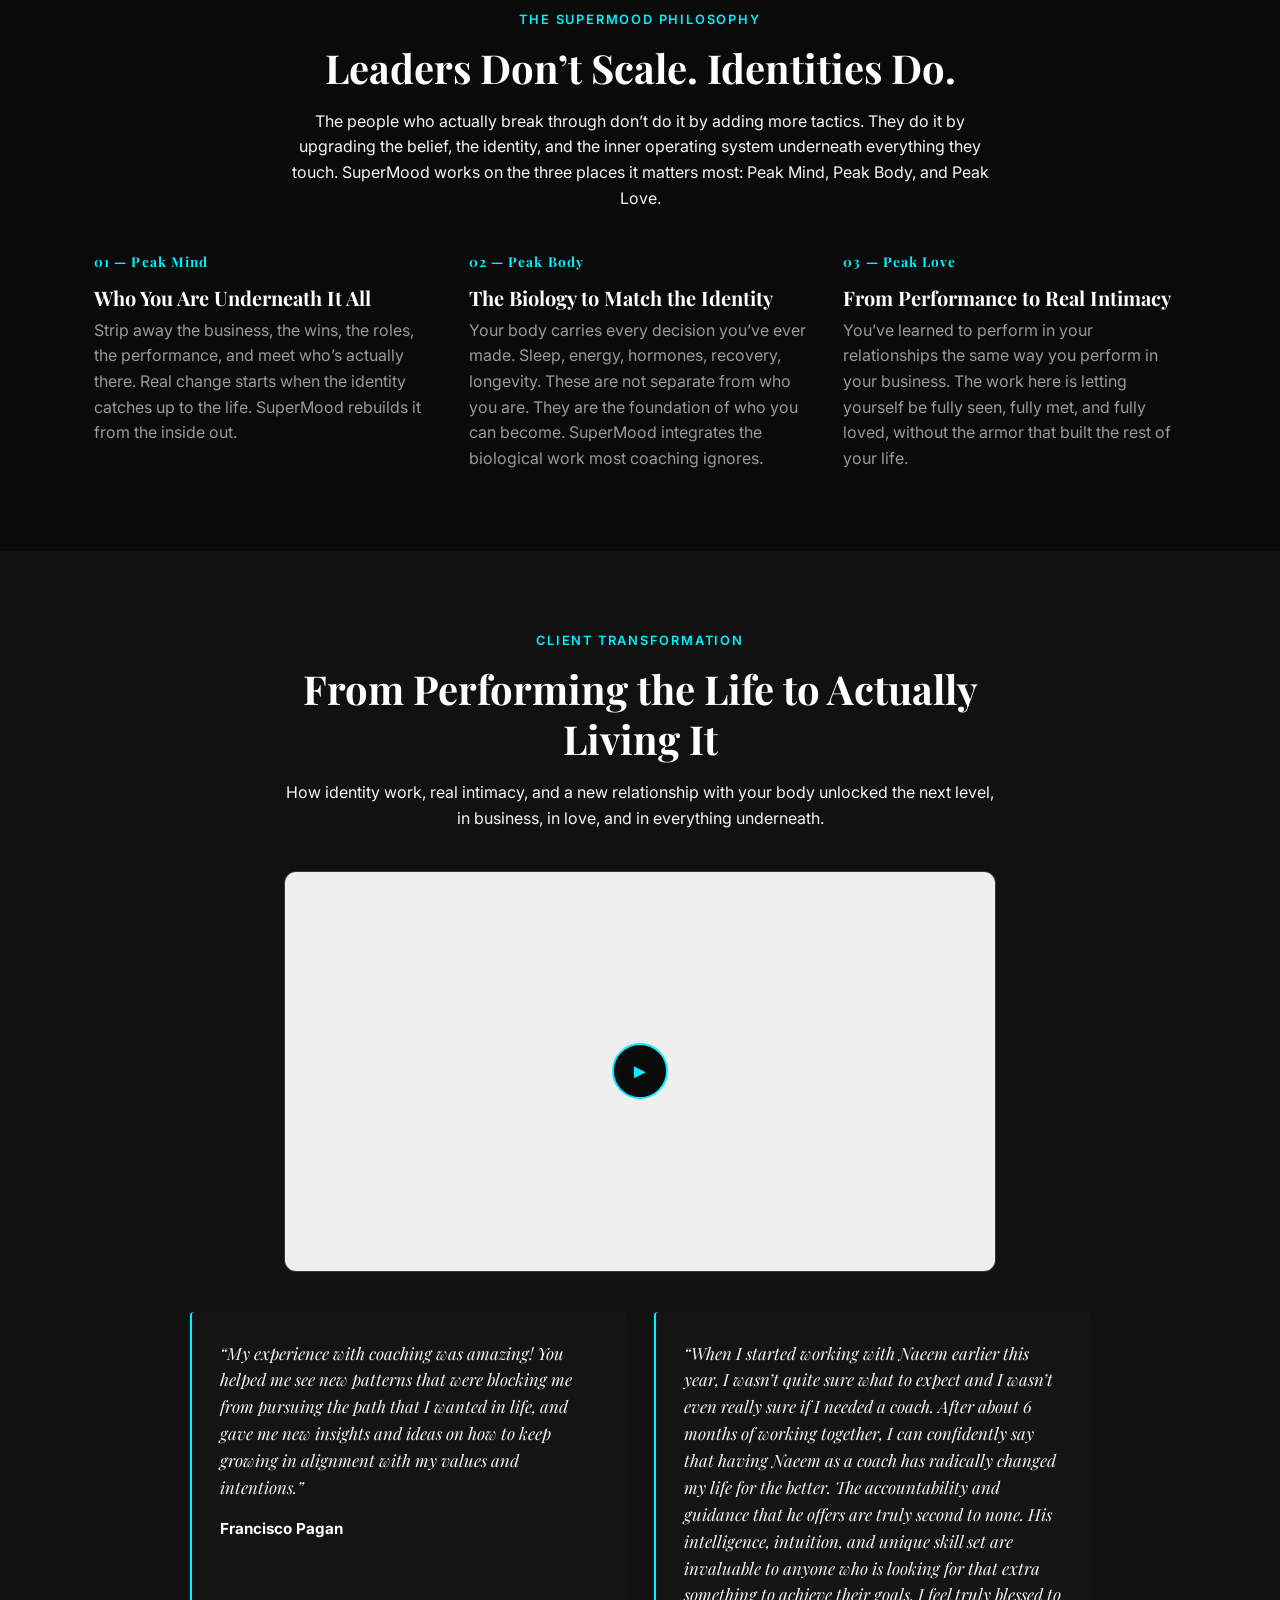
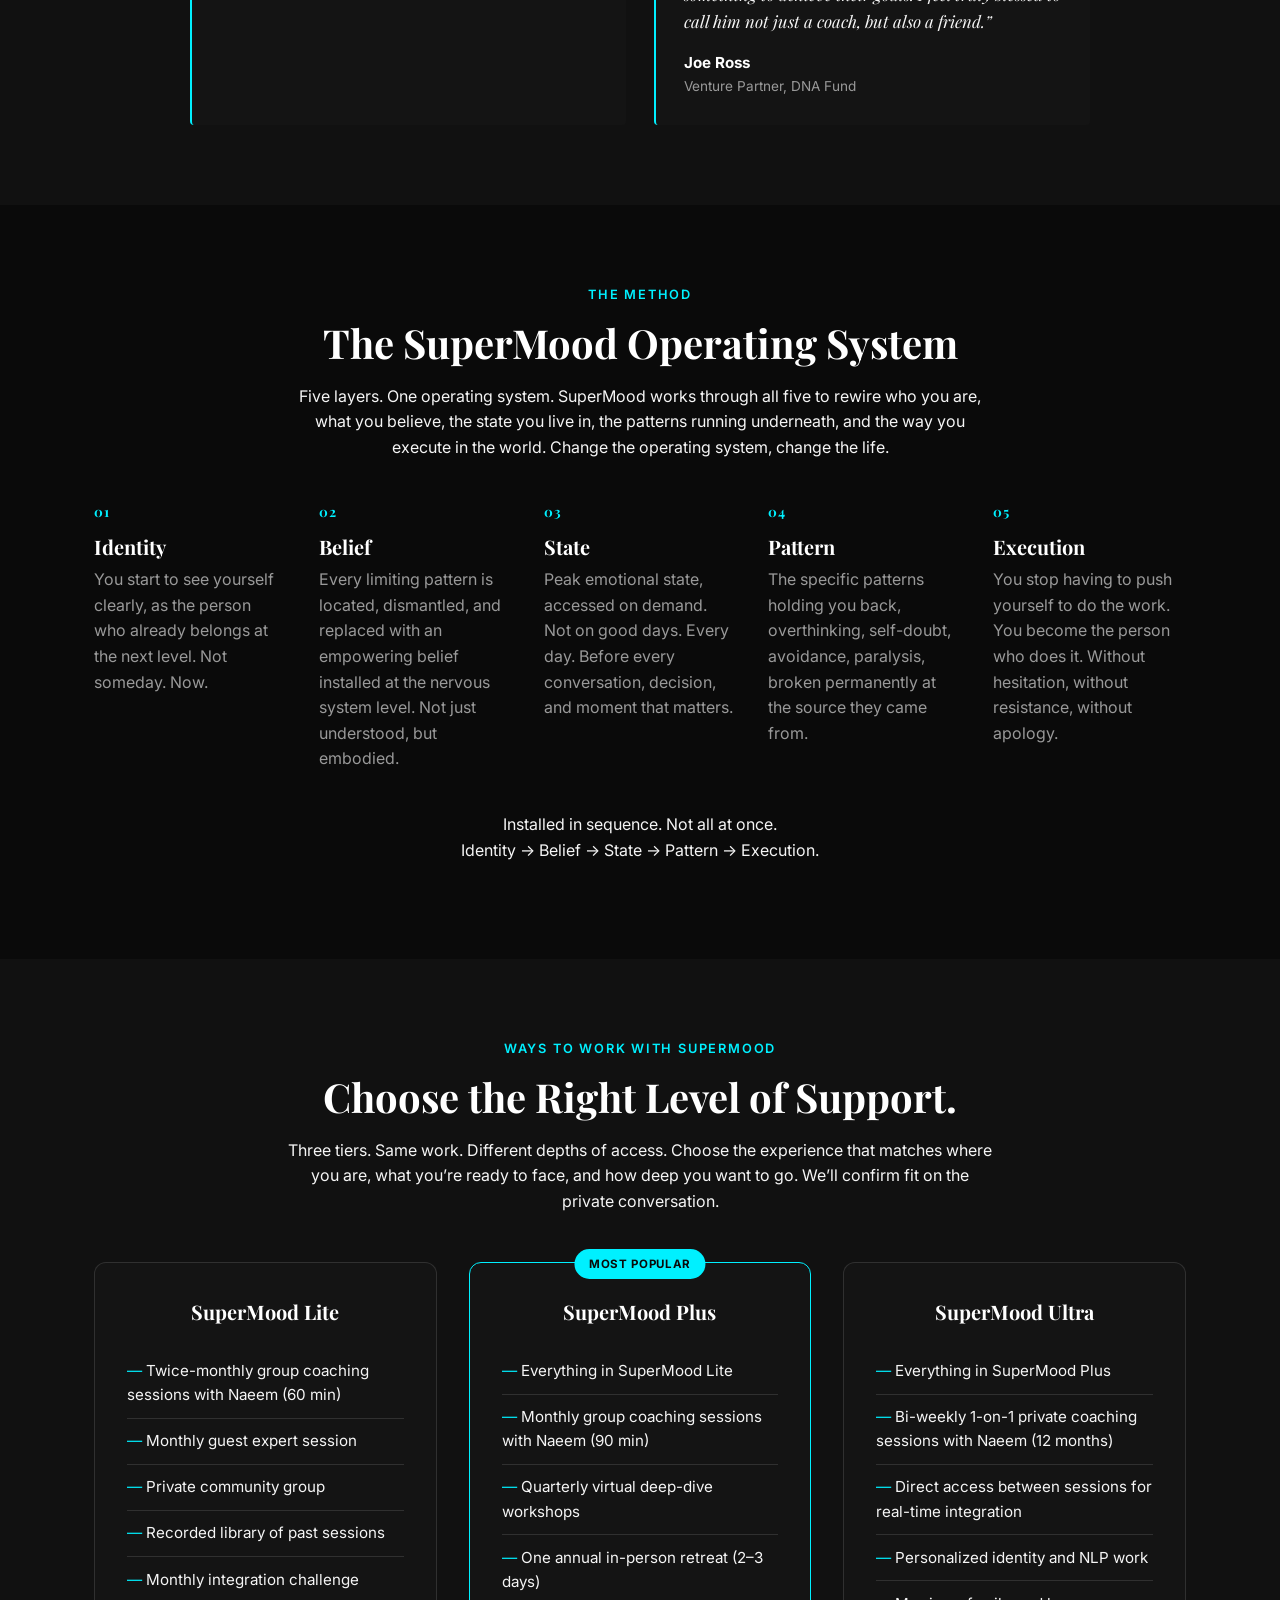
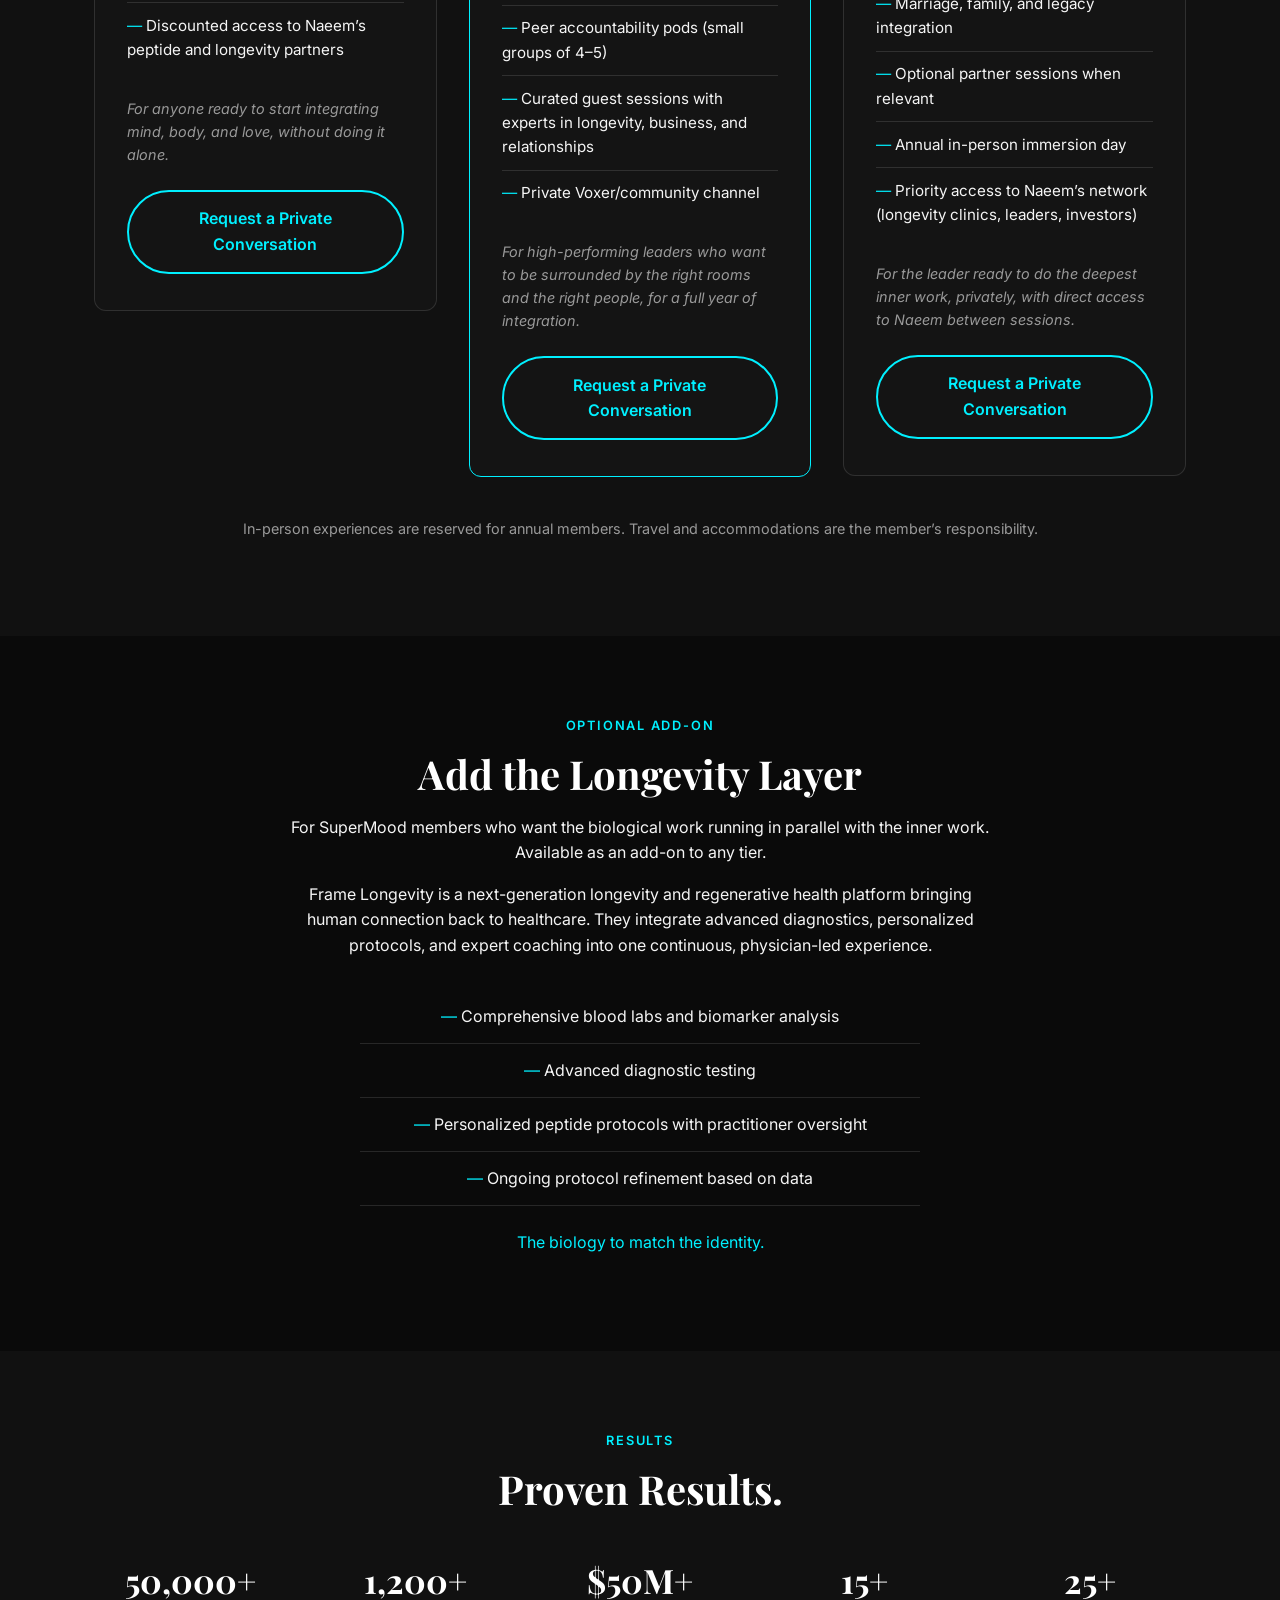
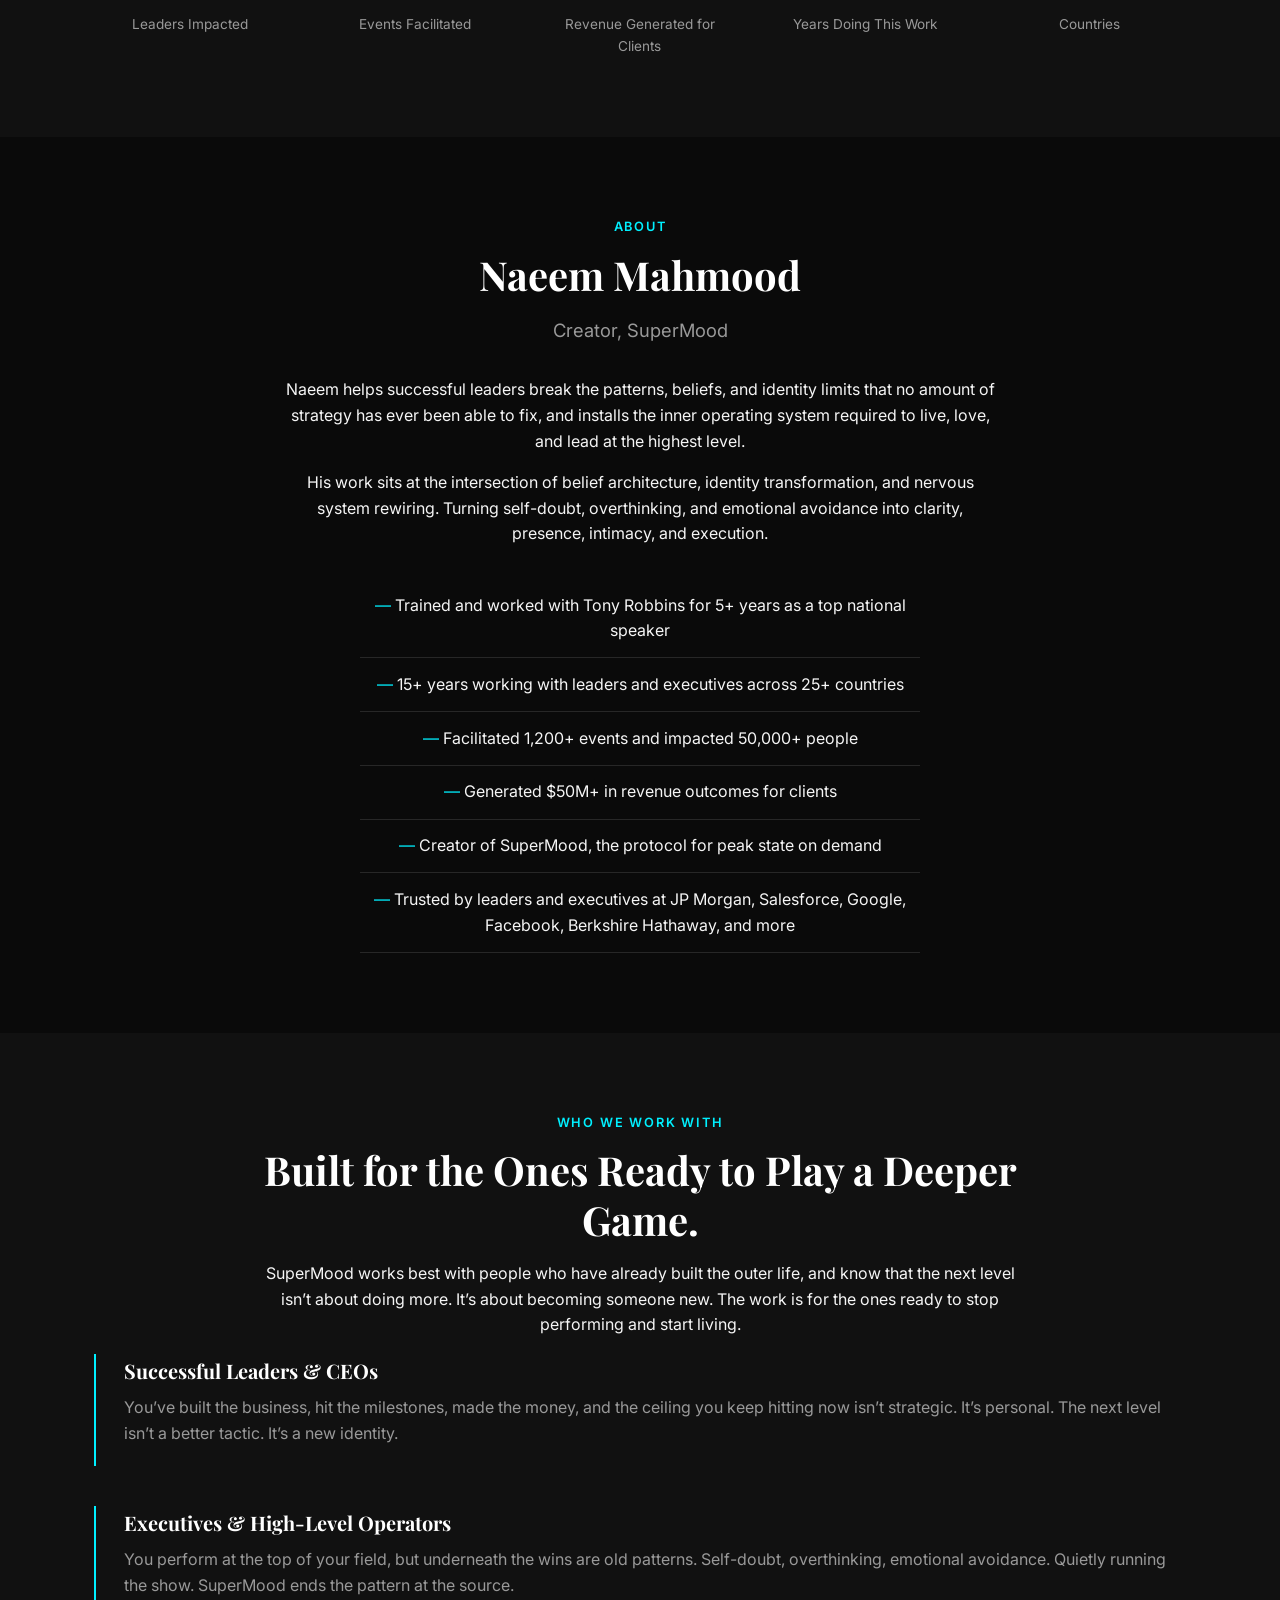
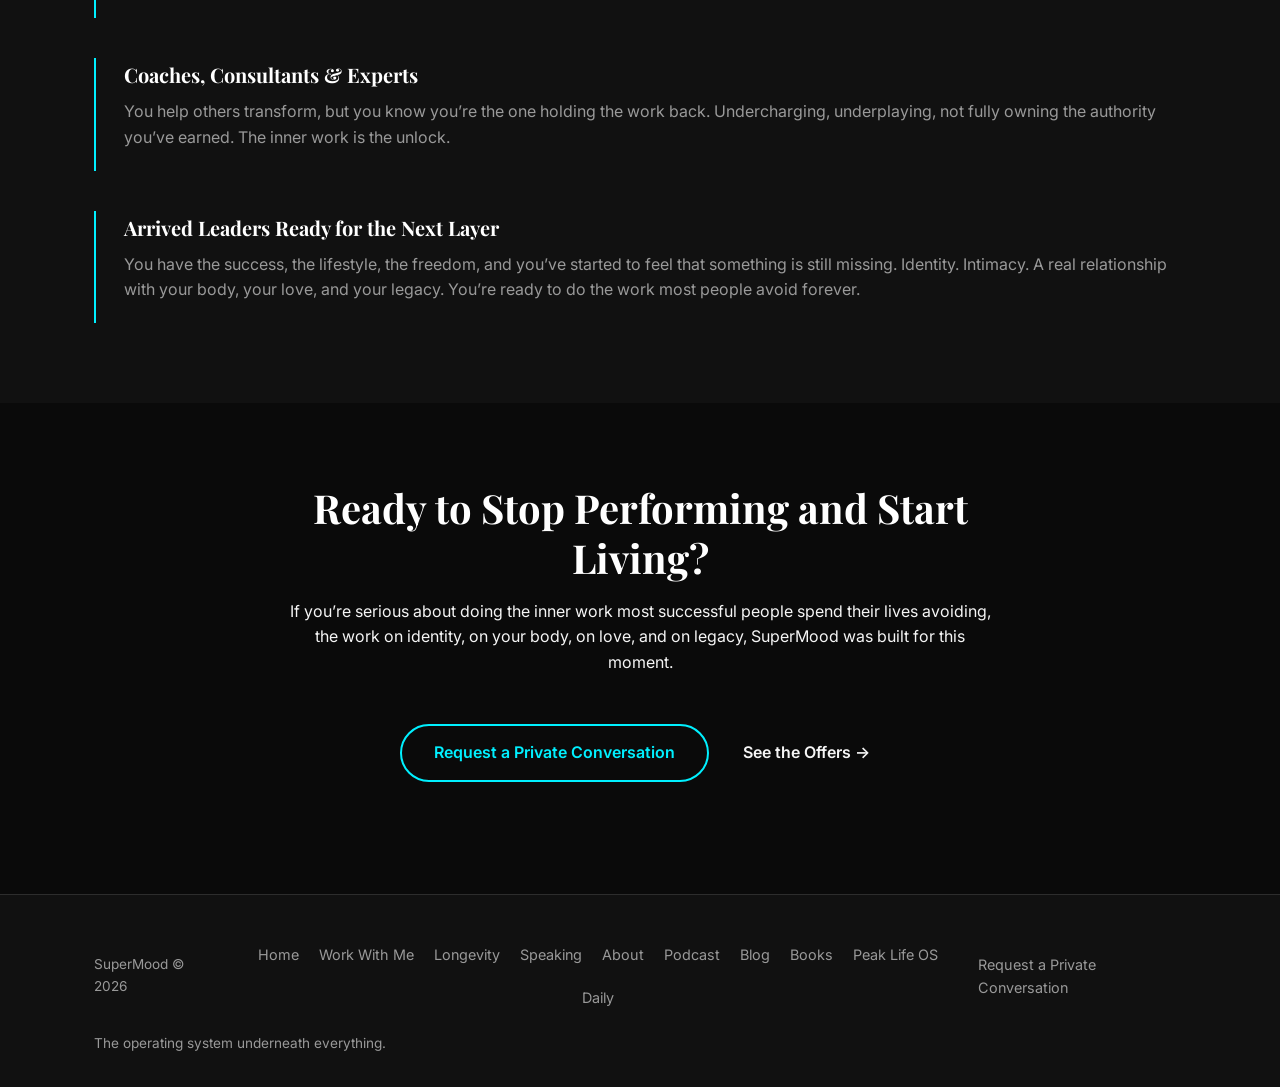
<file: public/supermood-invitation.html>
<!DOCTYPE html>
<html lang="en">
<head>
<meta charset="UTF-8">
<meta name="viewport" content="width=device-width, initial-scale=1.0">
<meta name="robots" content="noindex, nofollow">
<title>SuperMood &mdash; A Private Invitation</title>
<meta name="description" content="A private invitation to SuperMood, the inner work for successful leaders who have it all and still feel something is missing.">
<meta name="author" content="Naeem Mahmood">
<link rel="icon" type="image/svg+xml" href="assets/img/favicon.svg">
<link rel="preconnect" href="https://fonts.googleapis.com">
<link rel="preconnect" href="https://fonts.gstatic.com" crossorigin>
<link href="https://fonts.googleapis.com/css2?family=Inter:ital,wght@0,300;0,400;0,500;0,600;0,700;0,800;1,400&family=Playfair+Display:ital,wght@0,400;0,700;0,900;1,400&display=swap" rel="stylesheet">
<link rel="stylesheet" href="assets/css/styles.css">
</head>
<body>

<a class="skip-link" href="#main">Skip to content</a>

<nav class="nav">
  <div class="container nav__inner">
    <a class="nav__logo" href="index.html">SuperMood</a>
    <div class="nav__links">
      <a class="nav__link" href="work-with-me.html">Work With Me</a>
      <a class="nav__link" href="supermood-longevity.html">Longevity</a>
      <a class="nav__link" href="speaking.html">Speaking</a>
      <a class="nav__link" href="about.html">About</a>
      <a class="nav__link" href="podcast.html">Podcast</a>
      <a class="nav__link" href="blog">Blog</a>
      <a class="nav__link" href="books.html">Books</a>
      <a class="nav__link" href="peak-life-os.html">Peak Life OS</a>
      <a class="nav__link" href="daily.html">Daily</a>
      <a class="btn btn--primary btn--small" href="[TIDYCAL_URL]">Request a Private Conversation</a>
    </div>
    <button class="nav__toggle" aria-label="Toggle menu" aria-expanded="false">&#9776;</button>
  </div>
  <div class="nav__mobile container">
    <a class="nav__link" href="work-with-me.html">Work With Me</a>
    <a class="nav__link" href="supermood-longevity.html">Longevity</a>
    <a class="nav__link" href="speaking.html">Speaking</a>
    <a class="nav__link" href="about.html">About</a>
    <a class="nav__link" href="podcast.html">Podcast</a>
    <a class="nav__link" href="blog">Blog</a>
    <a class="nav__link" href="books.html">Books</a>
    <a class="nav__link" href="peak-life-os.html">Peak Life OS</a>
      <a class="nav__link" href="daily.html">Daily</a>
    <a class="btn btn--primary btn--small" href="[TIDYCAL_URL]">Request a Private Conversation</a>
  </div>
</nav>

<main id="main">

  <!-- 1. Hero -->
  <section class="hero">
    <div class="container hero__inner reveal">
      <p class="eyebrow" style="text-align:center;">SuperMood</p>
      <h1>You Got Everything You Wanted. So Why Doesn&rsquo;t It Feel Like You Thought It Would?</h1>
      <p class="hero__subtitle">For the successful leader who has it all and still feels empty. SuperMood is the inner work for the person who has the success, the money, and the lifestyle, and knows in their soul there&rsquo;s another level of aliveness waiting on the other side of the work they&rsquo;ve been avoiding.</p>
      <div class="cta-row cta-row--multi">
        <a class="btn btn--primary" href="[TIDYCAL_URL]">Request a Private Conversation</a>
        <a class="btn btn--ghost" href="#tiers">Explore the Offers &rarr;</a>
      </div>
    </div>
  </section>

  <!-- 2. The Real Problem -->
  <section class="section--alt">
    <div class="container reveal">
      <div class="two-col">
        <div class="two-col__main">
          <p class="eyebrow">The Real Problem</p>
          <h2>Why Success Stops Feeling Like Success</h2>
          <p>It&rsquo;s not a lack of strategy. It&rsquo;s a lack of identity, intimacy, and a real relationship with your body, your love, and your legacy.</p>
          <p>Most successful people keep adding more. More tactics, more tools, more coaches, more content. But underneath it all, the same patterns are still running the show. So they keep hitting the same ceiling, just dressed differently. The outer game keeps producing. The inner game keeps starving.</p>
          <p>SuperMood helps successful people stop fighting their own patterns and start operating from a completely different identity, across the places it matters most: who you are, how you love, your body, and your legacy.</p>
        </div>
        <div class="two-col__aside">
          <h3>Leaders Plateau Because:</h3>
          <ol>
            <li>More information cannot fix an identity that doesn&rsquo;t believe it deserves the next level.</li>
            <li>More effort cannot override a pattern installed before you were old enough to choose it.</li>
            <li>More strategy cannot outrun a belief system that quietly pulls you back to what&rsquo;s familiar.</li>
            <li>More success cannot create intimacy you&rsquo;ve never let yourself receive.</li>
            <li>More money cannot fill a place inside you that was never about money to begin with.</li>
          </ol>
        </div>
      </div>
    </div>
  </section>

  <!-- 3. The SuperMood Philosophy -->
  <section>
    <div class="container container--narrow reveal" style="text-align:center;">
      <p class="eyebrow">The SuperMood Philosophy</p>
      <h2>Leaders Don&rsquo;t Scale. Identities Do.</h2>
      <p>The people who actually break through don&rsquo;t do it by adding more tactics. They do it by upgrading the belief, the identity, and the inner operating system underneath everything they touch. SuperMood works on the three places it matters most: Peak Mind, Peak Body, and Peak Love.</p>
    </div>
    <div class="container">
      <div class="grid-3">
        <div class="num-col">
          <div class="num-col__index">01 &mdash; Peak Mind</div>
          <h3>Who You Are Underneath It All</h3>
          <p>Strip away the business, the wins, the roles, the performance, and meet who&rsquo;s actually there. Real change starts when the identity catches up to the life. SuperMood rebuilds it from the inside out.</p>
        </div>
        <div class="num-col">
          <div class="num-col__index">02 &mdash; Peak Body</div>
          <h3>The Biology to Match the Identity</h3>
          <p>Your body carries every decision you&rsquo;ve ever made. Sleep, energy, hormones, recovery, longevity. These are not separate from who you are. They are the foundation of who you can become. SuperMood integrates the biological work most coaching ignores.</p>
        </div>
        <div class="num-col">
          <div class="num-col__index">03 &mdash; Peak Love</div>
          <h3>From Performance to Real Intimacy</h3>
          <p>You&rsquo;ve learned to perform in your relationships the same way you perform in your business. The work here is letting yourself be fully seen, fully met, and fully loved, without the armor that built the rest of your life.</p>
        </div>
      </div>
    </div>
  </section>

  <!-- 4. Client Transformation -->
  <section class="section--alt">
    <div class="container container--narrow reveal" style="text-align:center;">
      <p class="eyebrow">Client Transformation</p>
      <h2>From Performing the Life to Actually Living It</h2>
      <p>How identity work, real intimacy, and a new relationship with your body unlocked the next level, in business, in love, and in everything underneath.</p>
      <div class="video-embed" data-yt-id="FgQhCLDZdGI">
        <button class="video-embed__thumb" type="button" aria-label="Play video" style="background-image:url('https://img.youtube.com/vi/FgQhCLDZdGI/maxresdefault.jpg')">
          <span class="video-embed__play">&#9658;</span>
        </button>
      </div>
    </div>
    <div class="container reveal">
      <div class="testimonials-grid" style="max-width:900px; margin:2.5rem auto 0;">
        <article class="review-card">
          <p>&ldquo;My experience with coaching was amazing! You helped me see new patterns that were blocking me from pursuing the path that I wanted in life, and gave me new insights and ideas on how to keep growing in alignment with my values and intentions.&rdquo;</p>
          <div class="review-card__author"><strong>Francisco Pagan</strong></div>
        </article>
        <article class="review-card">
          <p>&ldquo;When I started working with Naeem earlier this year, I wasn&rsquo;t quite sure what to expect and I wasn&rsquo;t even really sure if I needed a coach. After about 6 months of working together, I can confidently say that having Naeem as a coach has radically changed my life for the better. The accountability and guidance that he offers are truly second to none. His intelligence, intuition, and unique skill set are invaluable to anyone who is looking for that extra something to achieve their goals. I feel truly blessed to call him not just a coach, but also a friend.&rdquo;</p>
          <div class="review-card__author"><strong>Joe Ross</strong><span>Venture Partner, DNA Fund</span></div>
        </article>
      </div>
    </div>
  </section>

  <!-- 5. The SuperMood Operating System -->
  <section>
    <div class="container container--narrow reveal" style="text-align:center;">
      <p class="eyebrow">The Method</p>
      <h2>The SuperMood Operating System</h2>
      <p>Five layers. One operating system. SuperMood works through all five to rewire who you are, what you believe, the state you live in, the patterns running underneath, and the way you execute in the world. Change the operating system, change the life.</p>
    </div>
    <div class="container">
      <div class="grid-5">
        <div class="num-col">
          <div class="num-col__index">01</div>
          <h3>Identity</h3>
          <p>You start to see yourself clearly, as the person who already belongs at the next level. Not someday. Now.</p>
        </div>
        <div class="num-col">
          <div class="num-col__index">02</div>
          <h3>Belief</h3>
          <p>Every limiting pattern is located, dismantled, and replaced with an empowering belief installed at the nervous system level. Not just understood, but embodied.</p>
        </div>
        <div class="num-col">
          <div class="num-col__index">03</div>
          <h3>State</h3>
          <p>Peak emotional state, accessed on demand. Not on good days. Every day. Before every conversation, decision, and moment that matters.</p>
        </div>
        <div class="num-col">
          <div class="num-col__index">04</div>
          <h3>Pattern</h3>
          <p>The specific patterns holding you back, overthinking, self-doubt, avoidance, paralysis, broken permanently at the source they came from.</p>
        </div>
        <div class="num-col">
          <div class="num-col__index">05</div>
          <h3>Execution</h3>
          <p>You stop having to push yourself to do the work. You become the person who does it. Without hesitation, without resistance, without apology.</p>
        </div>
      </div>
    </div>
    <div class="container container--narrow reveal" style="text-align:center;">
      <p style="margin-top:2.5rem;">Installed in sequence. Not all at once.<br>Identity &rarr; Belief &rarr; State &rarr; Pattern &rarr; Execution.</p>
    </div>
  </section>

  <!-- 6. The Three Tiers -->
  <section class="section--alt" id="tiers">
    <div class="container container--narrow reveal" style="text-align:center;">
      <p class="eyebrow">Ways to Work With SuperMood</p>
      <h2>Choose the Right Level of Support.</h2>
      <p>Three tiers. Same work. Different depths of access. Choose the experience that matches where you are, what you&rsquo;re ready to face, and how deep you want to go. We&rsquo;ll confirm fit on the private conversation.</p>
    </div>
    <div class="container">
      <div class="pricing-grid">

        <div class="pricing-card">
          <h3>SuperMood Lite</h3>
          <ul class="pricing-card__features">
            <li>Twice-monthly group coaching sessions with Naeem (60 min)</li>
            <li>Monthly guest expert session</li>
            <li>Private community group</li>
            <li>Recorded library of past sessions</li>
            <li>Monthly integration challenge</li>
            <li>Discounted access to Naeem&rsquo;s peptide and longevity partners</li>
          </ul>
          <p class="pricing-card__best-for">For anyone ready to start integrating mind, body, and love, without doing it alone.</p>
          <div class="pricing-card__cta">
            <a class="btn btn--primary" href="[TIDYCAL_URL]">Request a Private Conversation</a>
          </div>
        </div>

        <div class="pricing-card pricing-card--featured">
          <span class="pricing-card__badge">Most Popular</span>
          <h3>SuperMood Plus</h3>
          <ul class="pricing-card__features">
            <li>Everything in SuperMood Lite</li>
            <li>Monthly group coaching sessions with Naeem (90 min)</li>
            <li>Quarterly virtual deep-dive workshops</li>
            <li>One annual in-person retreat (2&ndash;3 days)</li>
            <li>Peer accountability pods (small groups of 4&ndash;5)</li>
            <li>Curated guest sessions with experts in longevity, business, and relationships</li>
            <li>Private Voxer/community channel</li>
          </ul>
          <p class="pricing-card__best-for">For high-performing leaders who want to be surrounded by the right rooms and the right people, for a full year of integration.</p>
          <div class="pricing-card__cta">
            <a class="btn btn--primary" href="[TIDYCAL_URL]">Request a Private Conversation</a>
          </div>
        </div>

        <div class="pricing-card">
          <h3>SuperMood Ultra</h3>
          <ul class="pricing-card__features">
            <li>Everything in SuperMood Plus</li>
            <li>Bi-weekly 1-on-1 private coaching sessions with Naeem (12 months)</li>
            <li>Direct access between sessions for real-time integration</li>
            <li>Personalized identity and NLP work</li>
            <li>Marriage, family, and legacy integration</li>
            <li>Optional partner sessions when relevant</li>
            <li>Annual in-person immersion day</li>
            <li>Priority access to Naeem&rsquo;s network (longevity clinics, leaders, investors)</li>
          </ul>
          <p class="pricing-card__best-for">For the leader ready to do the deepest inner work, privately, with direct access to Naeem between sessions.</p>
          <div class="pricing-card__cta">
            <a class="btn btn--primary" href="[TIDYCAL_URL]">Request a Private Conversation</a>
          </div>
        </div>

      </div>
      <p style="text-align:center; color:var(--color-text-muted); font-size:0.9rem; margin-top:2.5rem;">In-person experiences are reserved for annual members. Travel and accommodations are the member&rsquo;s responsibility.</p>
    </div>
  </section>

  <!-- 7. Frame Longevity Add-On -->
  <section>
    <div class="container container--narrow reveal" style="text-align:center;">
      <p class="eyebrow">Optional Add-On</p>
      <h2>Add the Longevity Layer</h2>
      <p>For SuperMood members who want the biological work running in parallel with the inner work. Available as an add-on to any tier.</p>
      <p>Frame Longevity is a next-generation longevity and regenerative health platform bringing human connection back to healthcare. They integrate advanced diagnostics, personalized protocols, and expert coaching into one continuous, physician-led experience.</p>
      <ul class="credentials">
        <li>Comprehensive blood labs and biomarker analysis</li>
        <li>Advanced diagnostic testing</li>
        <li>Personalized peptide protocols with practitioner oversight</li>
        <li>Ongoing protocol refinement based on data</li>
      </ul>
      <p class="accent" style="margin-top:1.5rem;">The biology to match the identity.</p>
    </div>
  </section>

  <!-- 8. Proven Results -->
  <section class="section--alt">
    <div class="container reveal">
      <p class="eyebrow" style="text-align:center;">Results</p>
      <h2>Proven Results.</h2>
      <div class="stat-grid">
        <div class="stat">
          <div class="stat__num">50,000+</div>
          <div class="stat__label">Leaders Impacted</div>
        </div>
        <div class="stat">
          <div class="stat__num">1,200+</div>
          <div class="stat__label">Events Facilitated</div>
        </div>
        <div class="stat">
          <div class="stat__num">$50M+</div>
          <div class="stat__label">Revenue Generated for Clients</div>
        </div>
        <div class="stat">
          <div class="stat__num">15+</div>
          <div class="stat__label">Years Doing This Work</div>
        </div>
        <div class="stat">
          <div class="stat__num">25+</div>
          <div class="stat__label">Countries</div>
        </div>
      </div>
    </div>
  </section>

  <!-- 9. About the Founder -->
  <section>
    <div class="container container--narrow reveal" style="text-align:center;">
      <p class="eyebrow">About</p>
      <h2>Naeem Mahmood</h2>
      <p class="hero__subtitle" style="margin-bottom:2rem;">Creator, SuperMood</p>
      <p>Naeem helps successful leaders break the patterns, beliefs, and identity limits that no amount of strategy has ever been able to fix, and installs the inner operating system required to live, love, and lead at the highest level.</p>
      <p>His work sits at the intersection of belief architecture, identity transformation, and nervous system rewiring. Turning self-doubt, overthinking, and emotional avoidance into clarity, presence, intimacy, and execution.</p>
      <ul class="credentials">
        <li>Trained and worked with Tony Robbins for 5+ years as a top national speaker</li>
        <li>15+ years working with leaders and executives across 25+ countries</li>
        <li>Facilitated 1,200+ events and impacted 50,000+ people</li>
        <li>Generated $50M+ in revenue outcomes for clients</li>
        <li>Creator of SuperMood, the protocol for peak state on demand</li>
        <li>Trusted by leaders and executives at JP Morgan, Salesforce, Google, Facebook, Berkshire Hathaway, and more</li>
      </ul>
    </div>
  </section>

  <!-- 10. Who We Work With -->
  <section class="section--alt">
    <div class="container reveal">
      <div class="container--narrow" style="margin:0 auto; text-align:center;">
        <p class="eyebrow">Who We Work With</p>
        <h2>Built for the Ones Ready to Play a Deeper Game.</h2>
        <p>SuperMood works best with people who have already built the outer life, and know that the next level isn&rsquo;t about doing more. It&rsquo;s about becoming someone new. The work is for the ones ready to stop performing and start living.</p>
      </div>
      <div class="quadrant-grid">
        <div class="phase">
          <h3>Successful Leaders &amp; CEOs</h3>
          <p>You&rsquo;ve built the business, hit the milestones, made the money, and the ceiling you keep hitting now isn&rsquo;t strategic. It&rsquo;s personal. The next level isn&rsquo;t a better tactic. It&rsquo;s a new identity.</p>
        </div>
        <div class="phase">
          <h3>Executives &amp; High-Level Operators</h3>
          <p>You perform at the top of your field, but underneath the wins are old patterns. Self-doubt, overthinking, emotional avoidance. Quietly running the show. SuperMood ends the pattern at the source.</p>
        </div>
        <div class="phase">
          <h3>Coaches, Consultants &amp; Experts</h3>
          <p>You help others transform, but you know you&rsquo;re the one holding the work back. Undercharging, underplaying, not fully owning the authority you&rsquo;ve earned. The inner work is the unlock.</p>
        </div>
        <div class="phase">
          <h3>Arrived Leaders Ready for the Next Layer</h3>
          <p>You have the success, the lifestyle, the freedom, and you&rsquo;ve started to feel that something is still missing. Identity. Intimacy. A real relationship with your body, your love, and your legacy. You&rsquo;re ready to do the work most people avoid forever.</p>
        </div>
      </div>
    </div>
  </section>

  <!-- 11. Final CTA -->
  <section>
    <div class="container container--narrow reveal" style="text-align:center;">
      <h2>Ready to Stop Performing and Start Living?</h2>
      <p>If you&rsquo;re serious about doing the inner work most successful people spend their lives avoiding, the work on identity, on your body, on love, and on legacy, SuperMood was built for this moment.</p>
      <div class="cta-row cta-row--multi">
        <a class="btn btn--primary" href="[TIDYCAL_URL]">Request a Private Conversation</a>
        <a class="btn btn--ghost" href="#tiers">See the Offers &rarr;</a>
      </div>
    </div>
  </section>

</main>

<footer class="site-footer">
  <div class="container">
    <div class="site-footer__grid">
      <span class="site-footer__copyright">SuperMood &copy; 2026</span>
      <div class="site-footer__links">
        <a href="index.html">Home</a>
        <a href="work-with-me.html">Work With Me</a>
        <a href="supermood-longevity.html">Longevity</a>
        <a href="speaking.html">Speaking</a>
        <a href="about.html">About</a>
        <a href="podcast.html">Podcast</a>
        <a href="blog">Blog</a>
        <a href="books.html">Books</a>
        <a href="peak-life-os.html">Peak Life OS</a>
        <a href="daily.html">Daily</a>
      </div>
      <div class="site-footer__links">
        <a href="[TIDYCAL_URL]">Request a Private Conversation</a>
      </div>
    </div>
    <p class="site-footer__tagline">The operating system underneath everything.</p>
  </div>
</footer>

<script src="assets/js/main.js"></script>
</body>
</html>
</file>
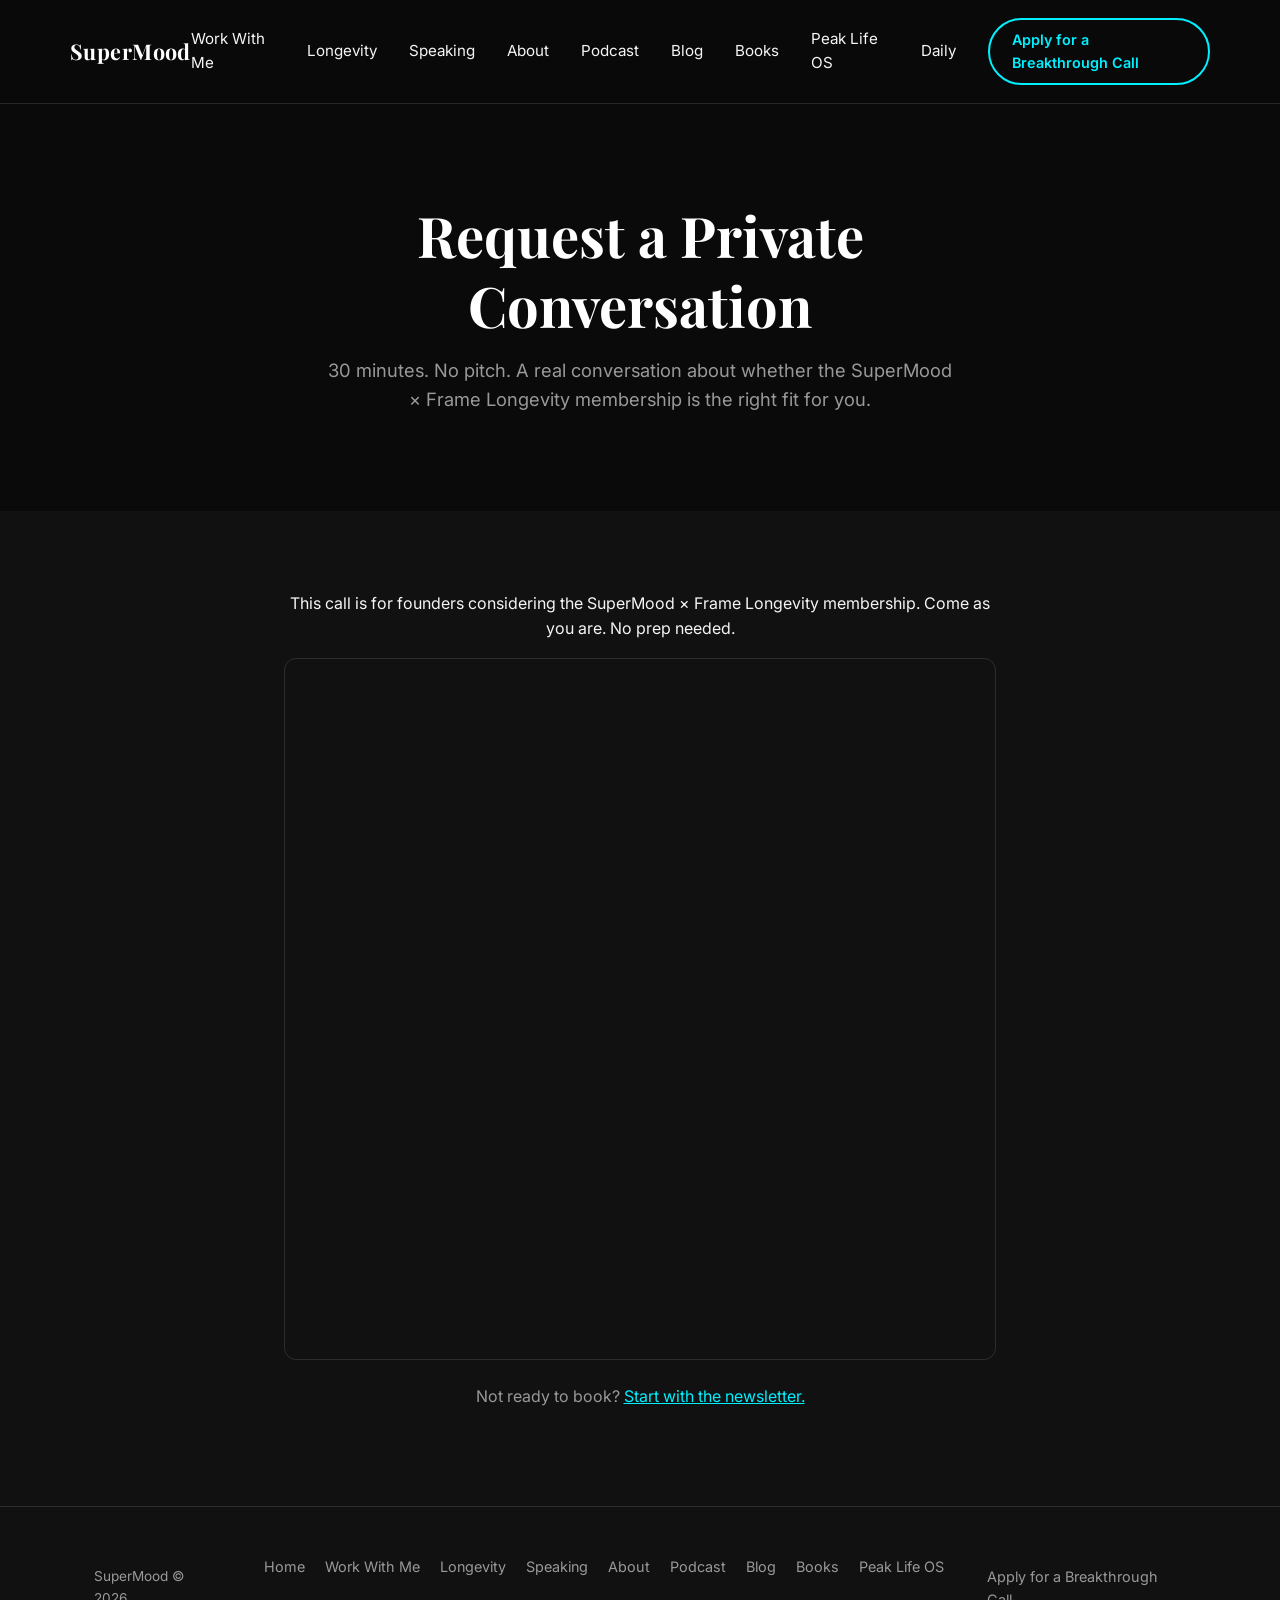
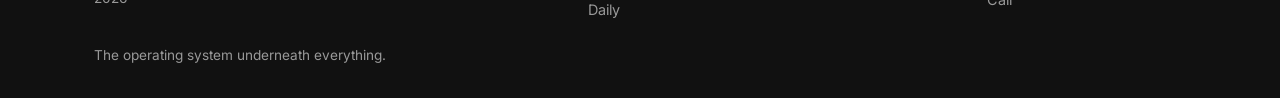
<file: public/supermood-longevity-call.html>
<!DOCTYPE html>
<html lang="en">
<head>
<meta charset="UTF-8">
<meta name="viewport" content="width=device-width, initial-scale=1.0">
<title>SuperMood &times; Frame Longevity &mdash; Request a Private Conversation</title>
<meta name="description" content="Request a private conversation about the SuperMood &times; Frame Longevity membership.">
<meta name="author" content="Naeem Mahmood">
<link rel="icon" type="image/svg+xml" href="assets/img/favicon.svg">
<link rel="preconnect" href="https://fonts.googleapis.com">
<link rel="preconnect" href="https://fonts.gstatic.com" crossorigin>
<link href="https://fonts.googleapis.com/css2?family=Inter:ital,wght@0,300;0,400;0,500;0,600;0,700;0,800;1,400&family=Playfair+Display:ital,wght@0,400;0,700;0,900;1,400&display=swap" rel="stylesheet">
<link rel="stylesheet" href="assets/css/styles.css">
</head>
<body>

<a class="skip-link" href="#main">Skip to content</a>

<nav class="nav">
  <div class="container nav__inner">
    <a class="nav__logo" href="index.html">SuperMood</a>
    <div class="nav__links">
      <a class="nav__link" href="work-with-me.html">Work With Me</a>
      <a class="nav__link" href="supermood-longevity.html">Longevity</a>
      <a class="nav__link" href="speaking.html">Speaking</a>
      <a class="nav__link" href="about.html">About</a>
      <a class="nav__link" href="podcast.html">Podcast</a>
      <a class="nav__link" href="blog">Blog</a>
      <a class="nav__link" href="books.html">Books</a>
      <a class="nav__link" href="peak-life-os.html">Peak Life OS</a>
      <a class="nav__link" href="daily.html">Daily</a>
      <a class="btn btn--primary btn--small" href="breakthrough-call.html">Apply for a Breakthrough Call</a>
    </div>
    <button class="nav__toggle" aria-label="Toggle menu" aria-expanded="false">&#9776;</button>
  </div>
  <div class="nav__mobile container">
    <a class="nav__link" href="work-with-me.html">Work With Me</a>
    <a class="nav__link" href="supermood-longevity.html">Longevity</a>
    <a class="nav__link" href="speaking.html">Speaking</a>
    <a class="nav__link" href="about.html">About</a>
    <a class="nav__link" href="podcast.html">Podcast</a>
    <a class="nav__link" href="blog">Blog</a>
    <a class="nav__link" href="books.html">Books</a>
    <a class="nav__link" href="peak-life-os.html">Peak Life OS</a>
      <a class="nav__link" href="daily.html">Daily</a>
    <a class="btn btn--primary btn--small" href="breakthrough-call.html">Apply for a Breakthrough Call</a>
  </div>
</nav>

<main id="main">

  <!-- Hero -->
  <section class="hero">
    <div class="container hero__inner reveal">
      <h1>Request a Private Conversation</h1>
      <p class="hero__subtitle">30 minutes. No pitch. A real conversation about whether the SuperMood &times; Frame Longevity membership is the right fit for you.</p>
    </div>
  </section>

  <!-- Booking -->
  <section class="section--alt">
    <div class="container container--narrow reveal">
      <p style="text-align:center;">This call is for founders considering the SuperMood &times; Frame Longevity membership. Come as you are. No prep needed.</p>
      <div class="booking-embed">
        <iframe src="https://tidycal.com/moodmethod/longevity-coaching" title="Request a Private Conversation" frameborder="0"></iframe>
      </div>
      <p class="booking-fallback">Not ready to book? <a href="https://nmood.substack.com/" target="_blank" rel="noopener">Start with the newsletter.</a></p>
    </div>
  </section>

</main>

<footer class="site-footer">
  <div class="container">
    <div class="site-footer__grid">
      <span class="site-footer__copyright">SuperMood &copy; 2026</span>
      <div class="site-footer__links">
        <a href="index.html">Home</a>
        <a href="work-with-me.html">Work With Me</a>
        <a href="supermood-longevity.html">Longevity</a>
        <a href="speaking.html">Speaking</a>
        <a href="about.html">About</a>
        <a href="podcast.html">Podcast</a>
        <a href="blog">Blog</a>
        <a href="books.html">Books</a>
        <a href="peak-life-os.html">Peak Life OS</a>
        <a href="daily.html">Daily</a>
      </div>
      <div class="site-footer__links">
        <a href="breakthrough-call.html">Apply for a Breakthrough Call</a>
      </div>
    </div>
    <p class="site-footer__tagline">The operating system underneath everything.</p>
  </div>
</footer>

<script src="assets/js/main.js"></script>
</body>
</html>
</file>
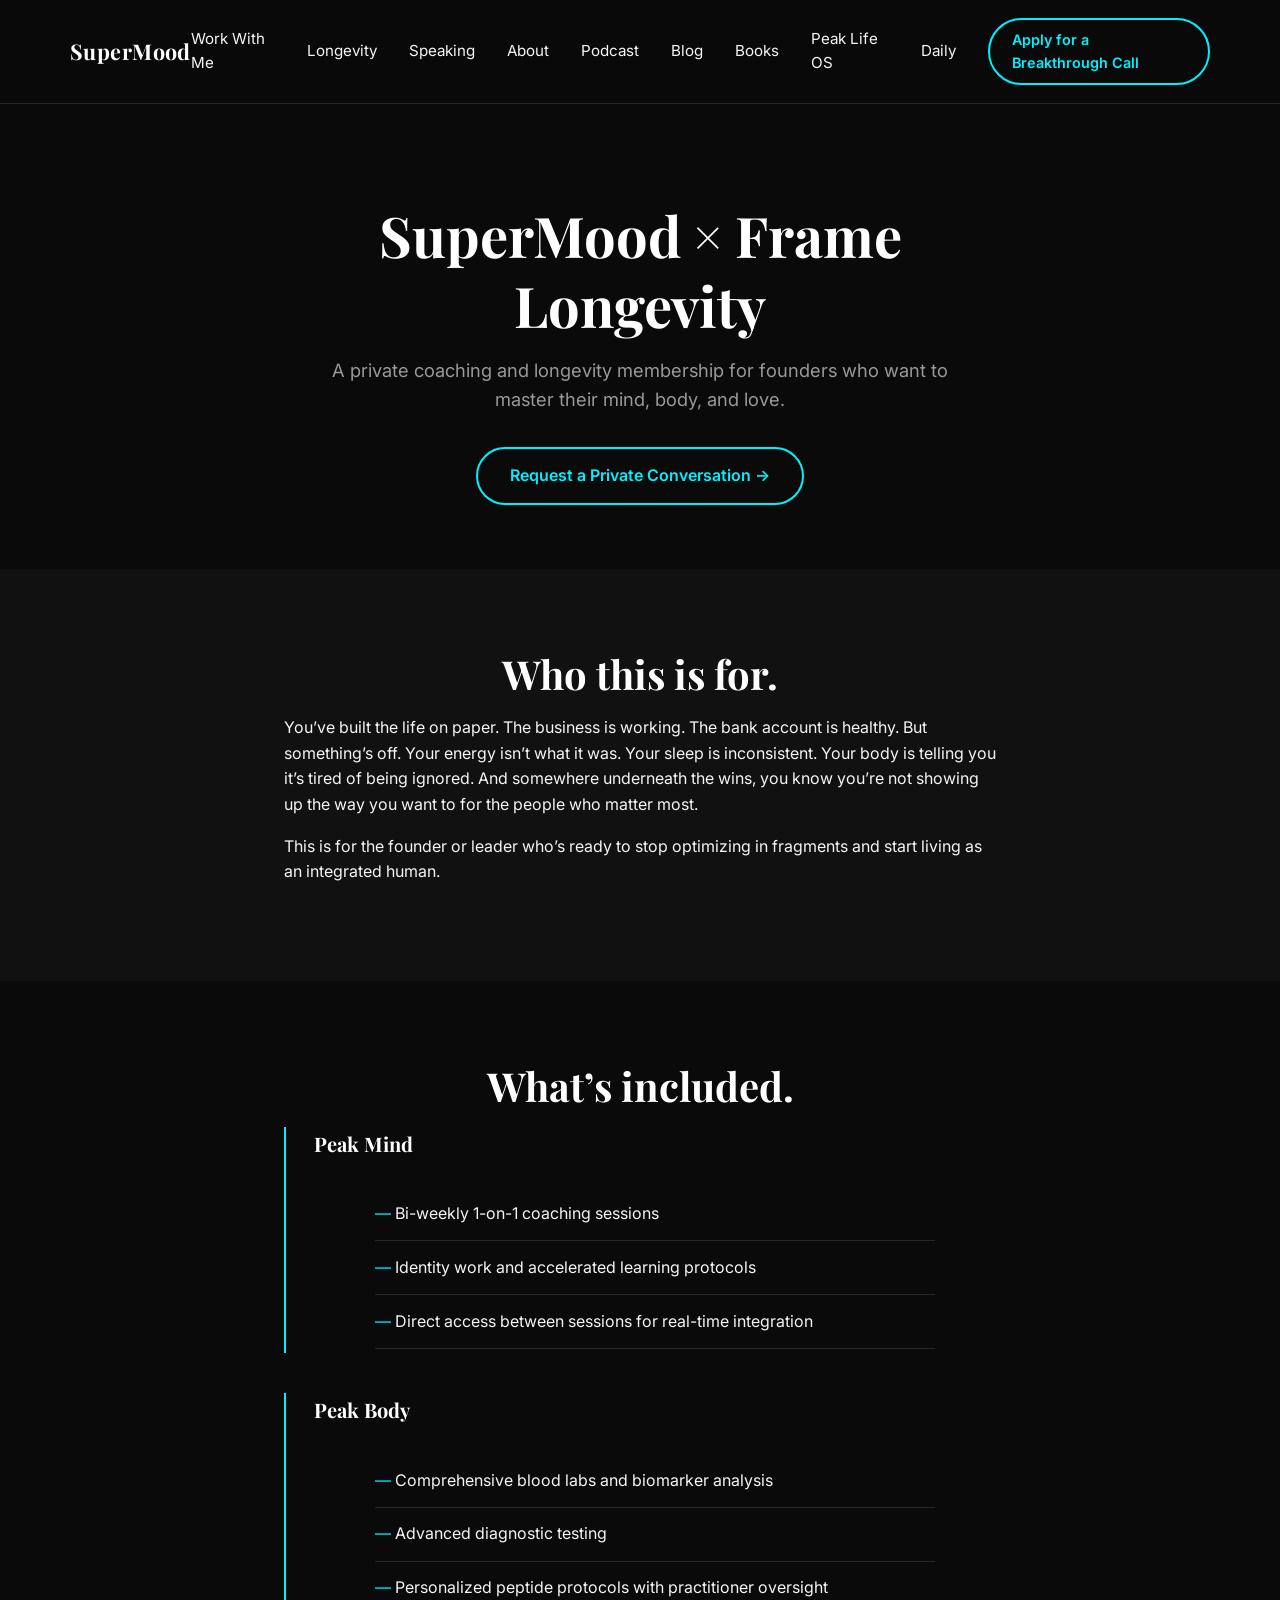
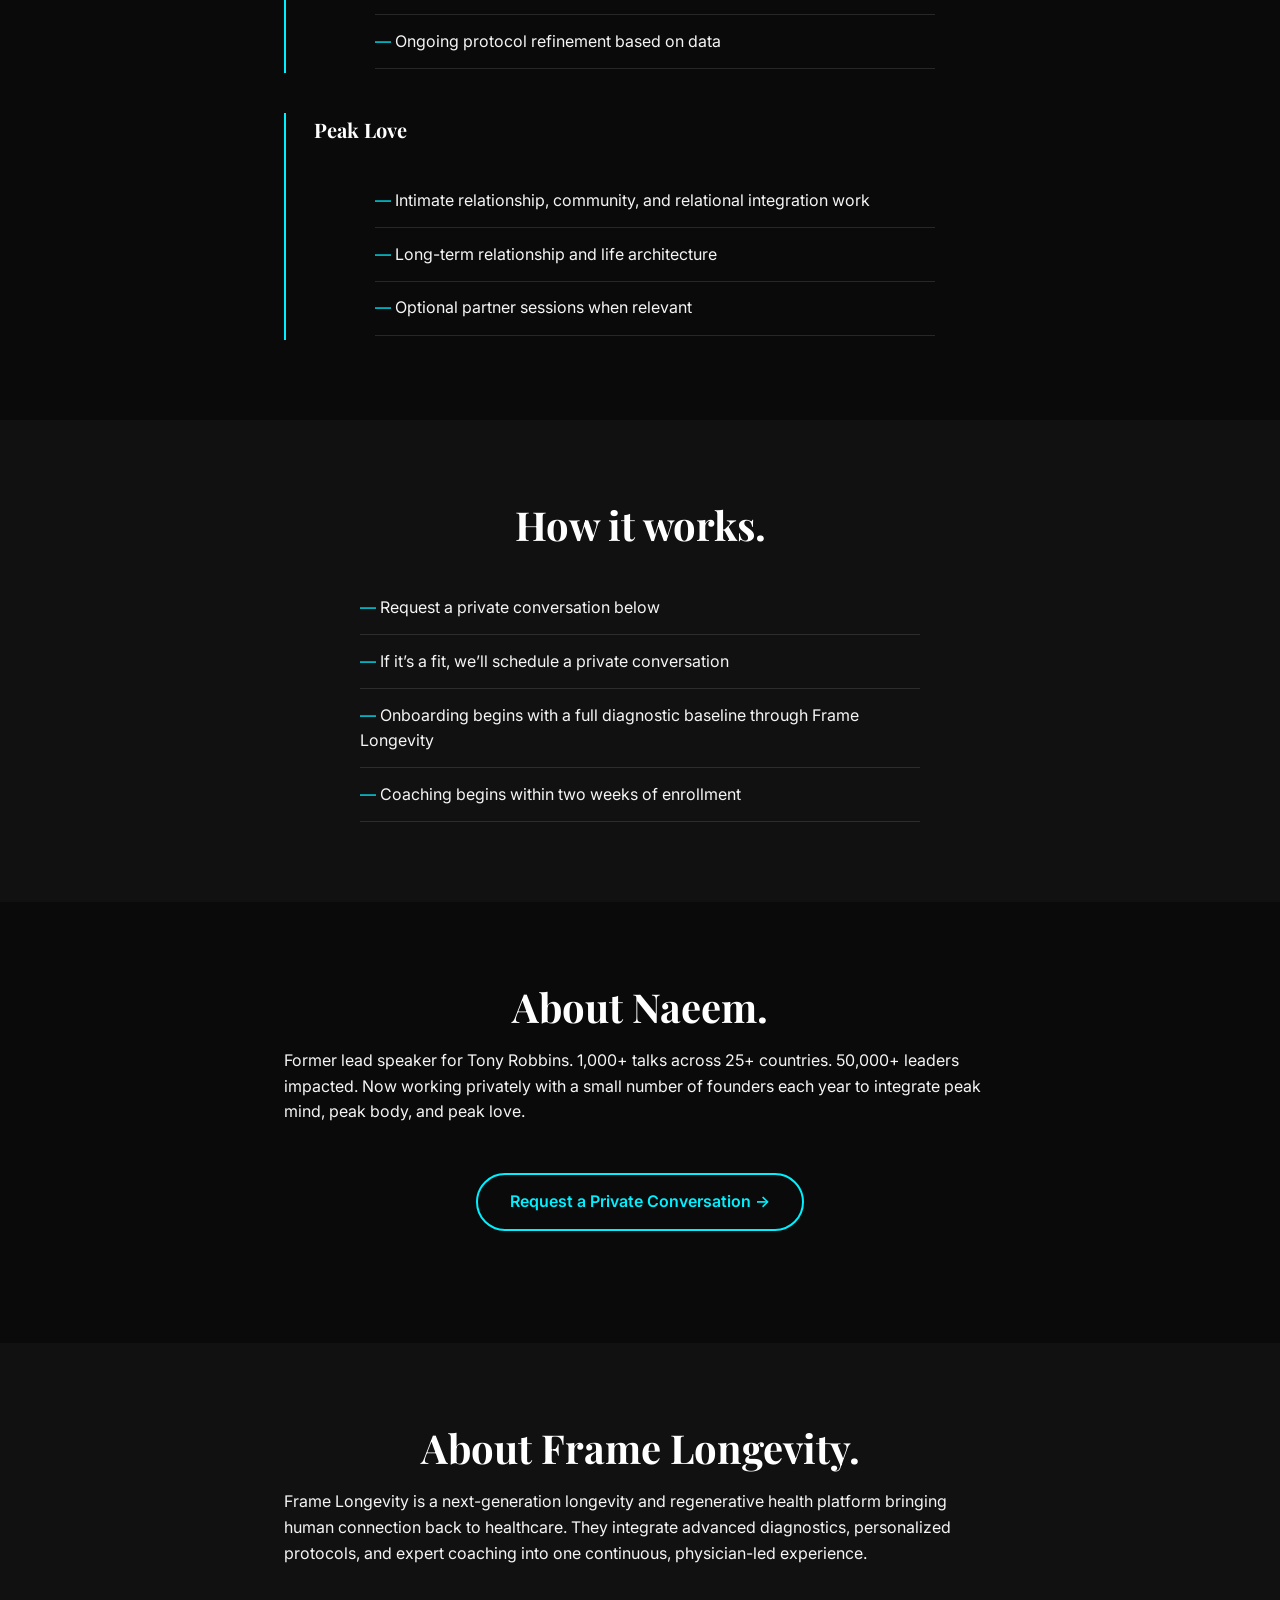
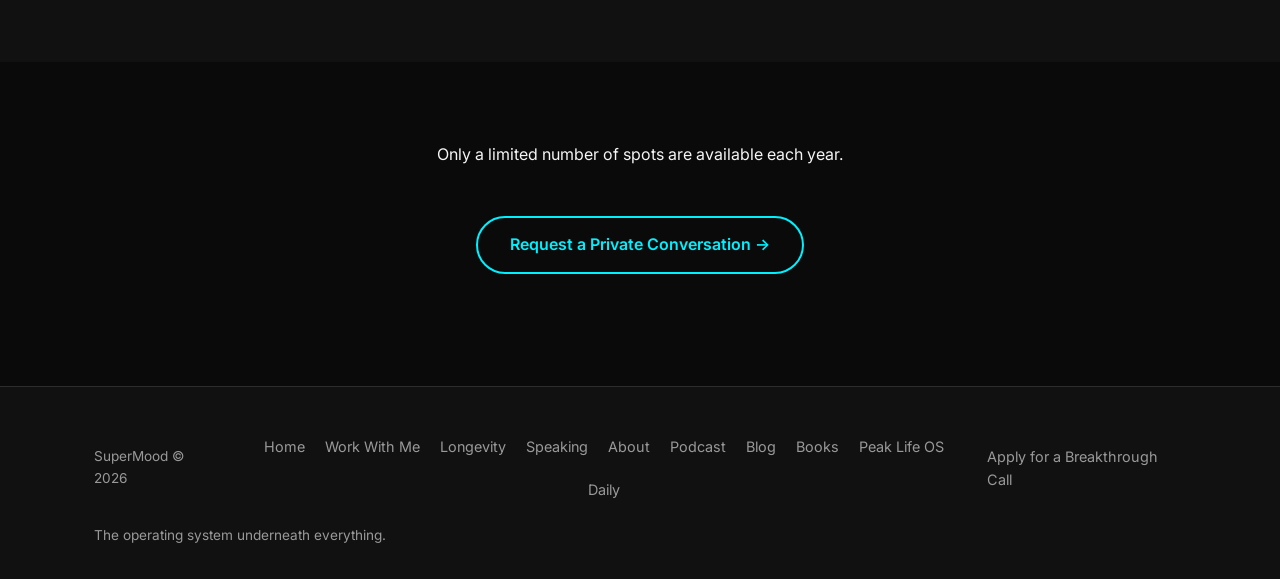
<file: public/supermood-longevity.html>
<!DOCTYPE html>
<html lang="en">
<head>
<meta charset="UTF-8">
<meta name="viewport" content="width=device-width, initial-scale=1.0">
<title>SuperMood &times; Frame Longevity &mdash; Private Coaching for Founders</title>
<meta name="description" content="A private coaching and longevity membership integrating peak performance coaching with advanced diagnostics and longevity protocols.">
<meta name="author" content="Naeem Mahmood">
<link rel="icon" type="image/svg+xml" href="assets/img/favicon.svg">
<link rel="preconnect" href="https://fonts.googleapis.com">
<link rel="preconnect" href="https://fonts.gstatic.com" crossorigin>
<link href="https://fonts.googleapis.com/css2?family=Inter:ital,wght@0,300;0,400;0,500;0,600;0,700;0,800;1,400&family=Playfair+Display:ital,wght@0,400;0,700;0,900;1,400&display=swap" rel="stylesheet">
<link rel="stylesheet" href="assets/css/styles.css">
</head>
<body>

<a class="skip-link" href="#main">Skip to content</a>

<nav class="nav">
  <div class="container nav__inner">
    <a class="nav__logo" href="index.html">SuperMood</a>
    <div class="nav__links">
      <a class="nav__link" href="work-with-me.html">Work With Me</a>
      <a class="nav__link" href="supermood-longevity.html">Longevity</a>
      <a class="nav__link" href="speaking.html">Speaking</a>
      <a class="nav__link" href="about.html">About</a>
      <a class="nav__link" href="podcast.html">Podcast</a>
      <a class="nav__link" href="blog">Blog</a>
      <a class="nav__link" href="books.html">Books</a>
      <a class="nav__link" href="peak-life-os.html">Peak Life OS</a>
      <a class="nav__link" href="daily.html">Daily</a>
      <a class="btn btn--primary btn--small" href="breakthrough-call.html">Apply for a Breakthrough Call</a>
    </div>
    <button class="nav__toggle" aria-label="Toggle menu" aria-expanded="false">&#9776;</button>
  </div>
  <div class="nav__mobile container">
    <a class="nav__link" href="work-with-me.html">Work With Me</a>
    <a class="nav__link" href="supermood-longevity.html">Longevity</a>
    <a class="nav__link" href="speaking.html">Speaking</a>
    <a class="nav__link" href="about.html">About</a>
    <a class="nav__link" href="podcast.html">Podcast</a>
    <a class="nav__link" href="blog">Blog</a>
    <a class="nav__link" href="books.html">Books</a>
    <a class="nav__link" href="peak-life-os.html">Peak Life OS</a>
      <a class="nav__link" href="daily.html">Daily</a>
    <a class="btn btn--primary btn--small" href="breakthrough-call.html">Apply for a Breakthrough Call</a>
  </div>
</nav>

<main id="main">

  <!-- Hero -->
  <section class="hero">
    <div class="container hero__inner reveal">
      <h1>SuperMood &times; Frame Longevity</h1>
      <p class="hero__subtitle">A private coaching and longevity membership for founders who want to master their mind, body, and love.</p>
      <a class="btn btn--primary" href="supermood-longevity-call.html">Request a Private Conversation &rarr;</a>
    </div>
  </section>

  <!-- Who This Is For -->
  <section class="section--alt">
    <div class="container container--narrow reveal">
      <h2>Who this is for.</h2>
      <p>You&rsquo;ve built the life on paper. The business is working. The bank account is healthy. But something&rsquo;s off. Your energy isn&rsquo;t what it was. Your sleep is inconsistent. Your body is telling you it&rsquo;s tired of being ignored. And somewhere underneath the wins, you know you&rsquo;re not showing up the way you want to for the people who matter most.</p>
      <p>This is for the founder or leader who&rsquo;s ready to stop optimizing in fragments and start living as an integrated human.</p>
    </div>
  </section>

  <!-- What's Included -->
  <section>
    <div class="container container--narrow reveal">
      <h2>What&rsquo;s included.</h2>
      <div class="phase">
        <h3>Peak Mind</h3>
        <ul class="credentials">
          <li>Bi-weekly 1-on-1 coaching sessions</li>
          <li>Identity work and accelerated learning protocols</li>
          <li>Direct access between sessions for real-time integration</li>
        </ul>
      </div>
      <div class="phase">
        <h3>Peak Body</h3>
        <ul class="credentials">
          <li>Comprehensive blood labs and biomarker analysis</li>
          <li>Advanced diagnostic testing</li>
          <li>Personalized peptide protocols with practitioner oversight</li>
          <li>Ongoing protocol refinement based on data</li>
        </ul>
      </div>
      <div class="phase">
        <h3>Peak Love</h3>
        <ul class="credentials">
          <li>Intimate relationship, community, and relational integration work</li>
          <li>Long-term relationship and life architecture</li>
          <li>Optional partner sessions when relevant</li>
        </ul>
      </div>
    </div>
  </section>

  <!-- How It Works -->
  <section class="section--alt">
    <div class="container container--narrow reveal">
      <h2>How it works.</h2>
      <ol class="credentials">
        <li>Request a private conversation below</li>
        <li>If it&rsquo;s a fit, we&rsquo;ll schedule a private conversation</li>
        <li>Onboarding begins with a full diagnostic baseline through Frame Longevity</li>
        <li>Coaching begins within two weeks of enrollment</li>
      </ol>
    </div>
  </section>

  <!-- About Naeem -->
  <section>
    <div class="container container--narrow reveal">
      <h2>About Naeem.</h2>
      <p>Former lead speaker for Tony Robbins. 1,000+ talks across 25+ countries. 50,000+ leaders impacted. Now working privately with a small number of founders each year to integrate peak mind, peak body, and peak love.</p>
      <div class="cta-row">
        <a class="btn btn--primary" href="supermood-longevity-call.html">Request a Private Conversation &rarr;</a>
      </div>
    </div>
  </section>

  <!-- About Frame Longevity -->
  <section class="section--alt">
    <div class="container container--narrow reveal">
      <h2>About Frame Longevity.</h2>
      <p>Frame Longevity is a next-generation longevity and regenerative health platform bringing human connection back to healthcare. They integrate advanced diagnostics, personalized protocols, and expert coaching into one continuous, physician-led experience.</p>
    </div>
  </section>

  <!-- Final CTA -->
  <section>
    <div class="container container--narrow reveal">
      <p style="text-align:center;">Only a limited number of spots are available each year.</p>
      <div class="cta-row">
        <a class="btn btn--primary" href="supermood-longevity-call.html">Request a Private Conversation &rarr;</a>
      </div>
    </div>
  </section>

</main>

<footer class="site-footer">
  <div class="container">
    <div class="site-footer__grid">
      <span class="site-footer__copyright">SuperMood &copy; 2026</span>
      <div class="site-footer__links">
        <a href="index.html">Home</a>
        <a href="work-with-me.html">Work With Me</a>
        <a href="supermood-longevity.html">Longevity</a>
        <a href="speaking.html">Speaking</a>
        <a href="about.html">About</a>
        <a href="podcast.html">Podcast</a>
        <a href="blog">Blog</a>
        <a href="books.html">Books</a>
        <a href="peak-life-os.html">Peak Life OS</a>
        <a href="daily.html">Daily</a>
      </div>
      <div class="site-footer__links">
        <a href="breakthrough-call.html">Apply for a Breakthrough Call</a>
      </div>
    </div>
    <p class="site-footer__tagline">The operating system underneath everything.</p>
  </div>
</footer>

<script src="assets/js/main.js"></script>
</body>
</html>
</file>
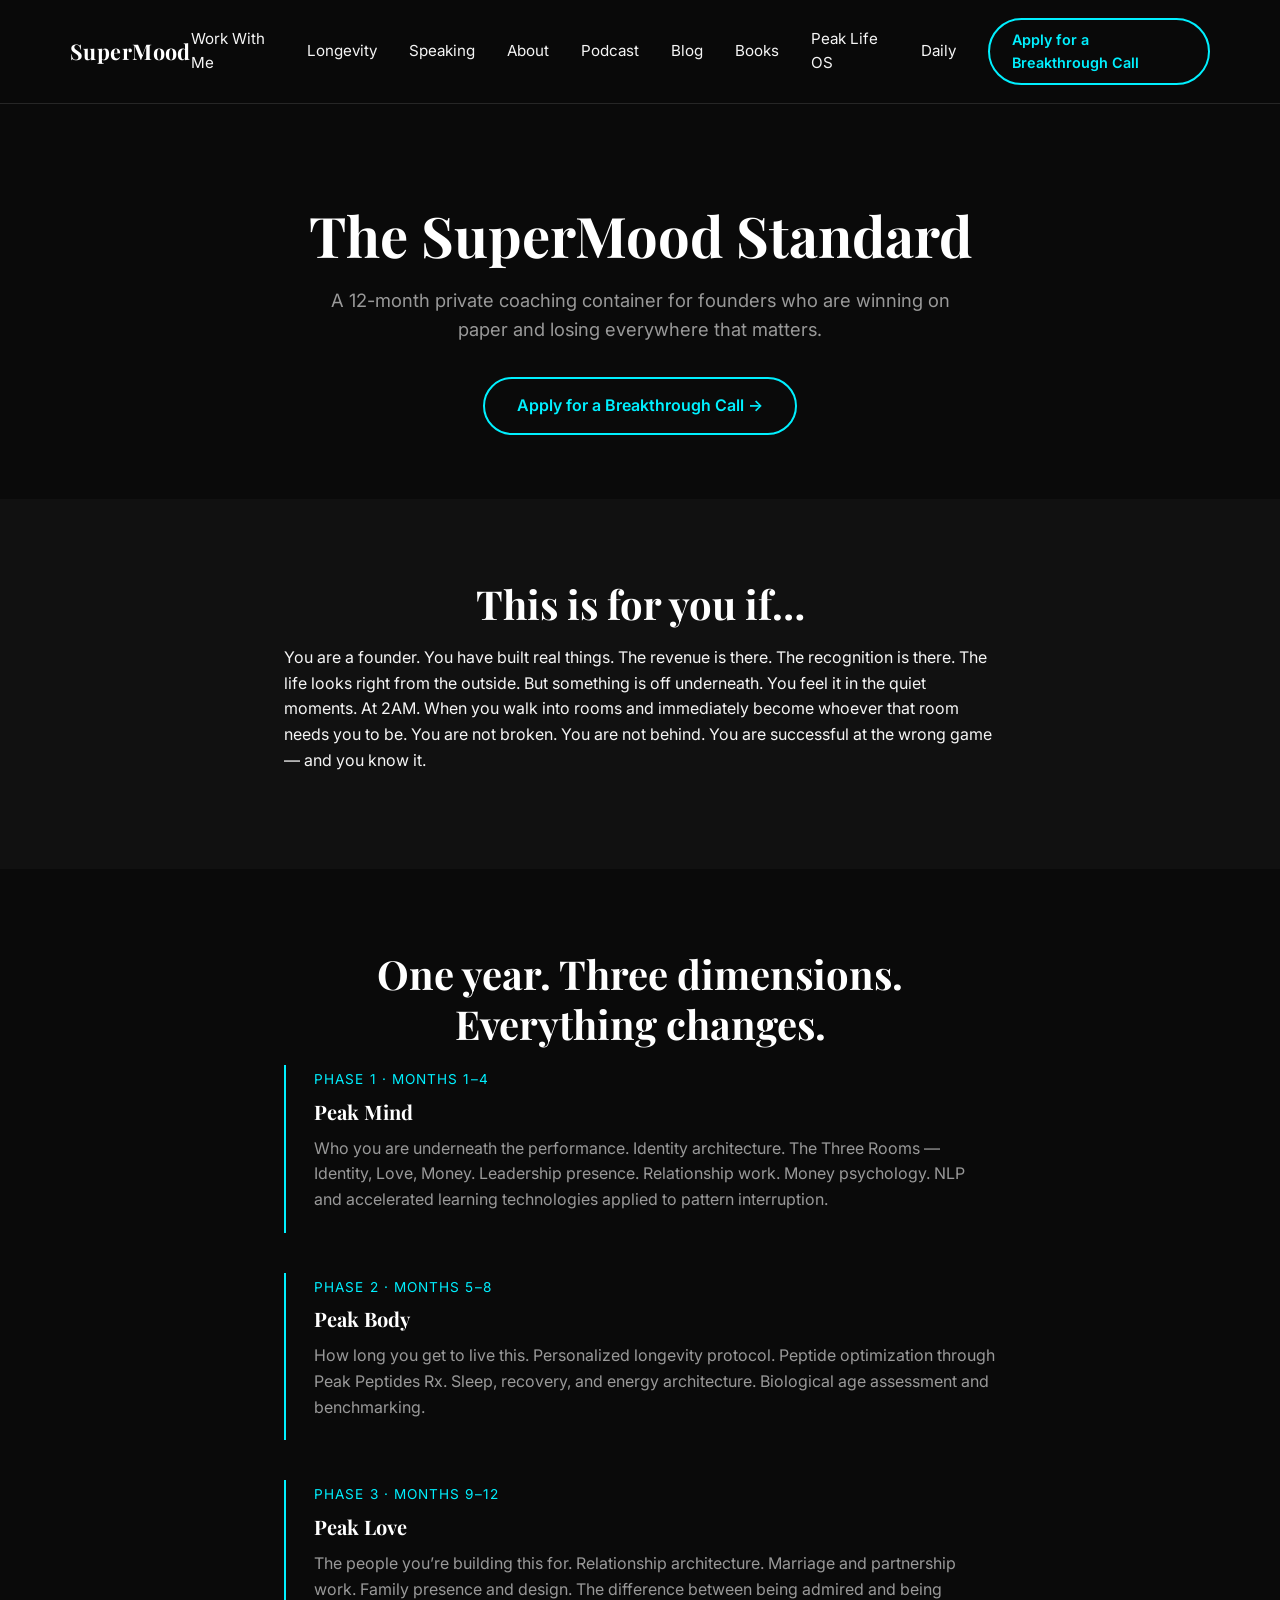
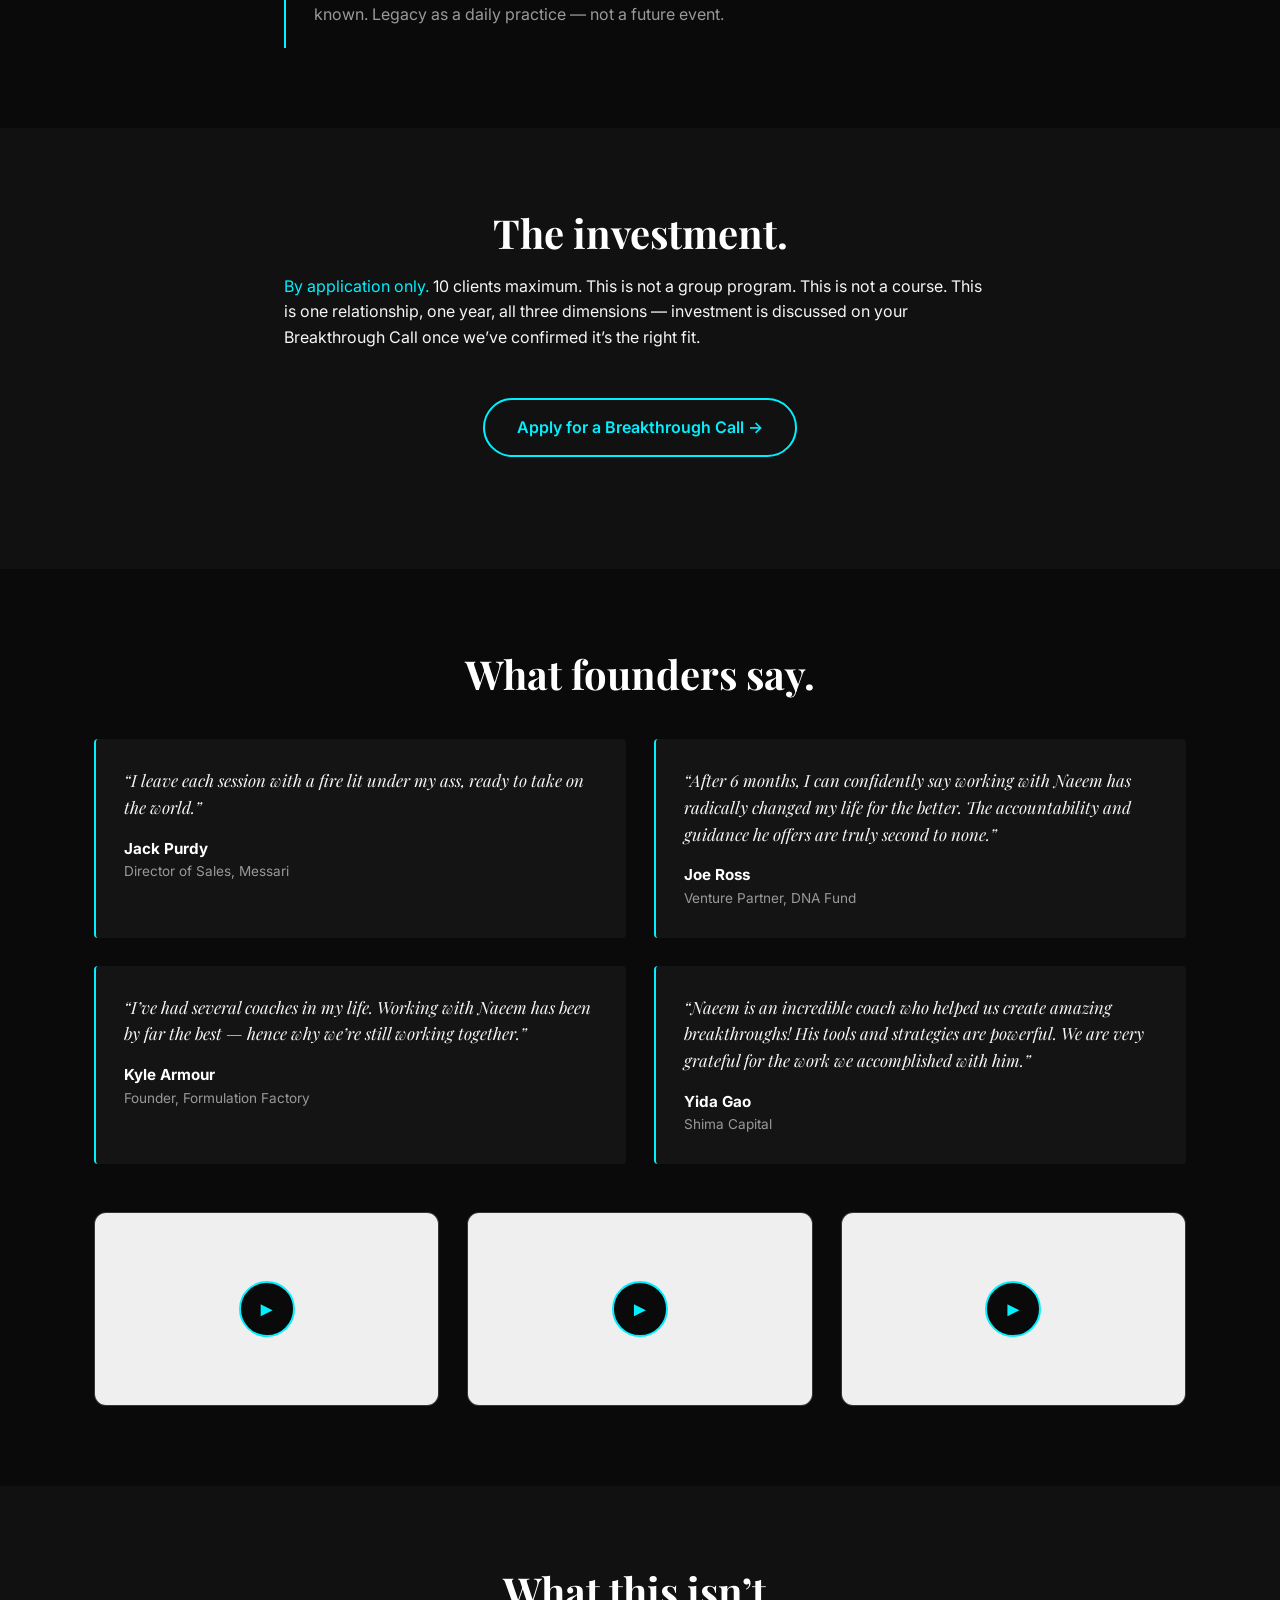
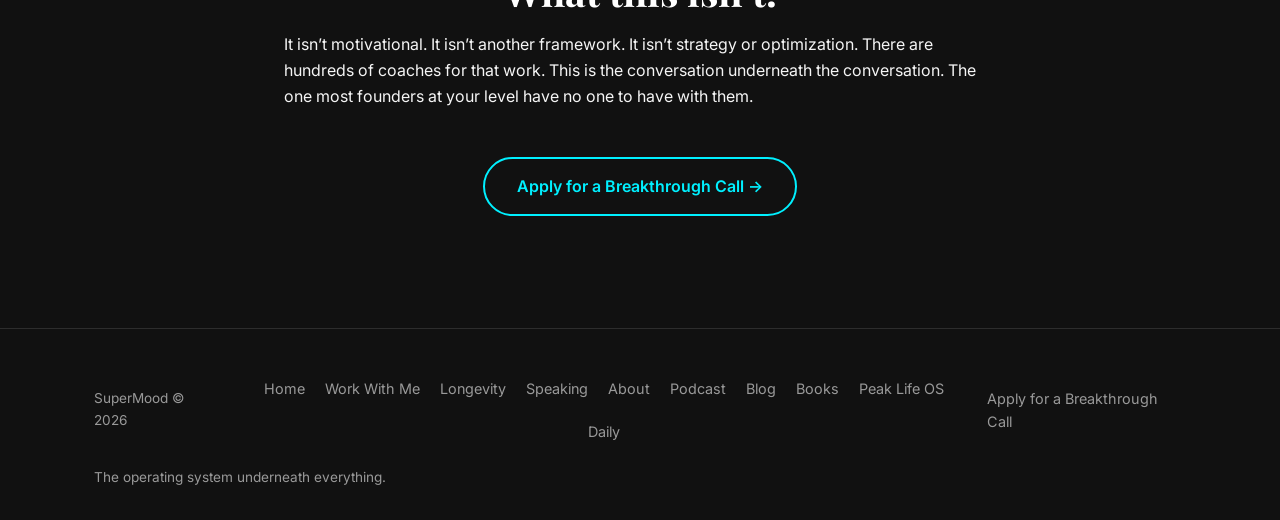
<file: public/work-with-me.html>
<!DOCTYPE html>
<html lang="en">
<head>
<meta charset="UTF-8">
<meta name="viewport" content="width=device-width, initial-scale=1.0">
<title>SuperMood | Naeem Mahmood &mdash; Executive Coach for Founders</title>
<meta name="description" content="Executive coaching for founders who are winning on paper and losing everywhere that matters. Peak Mind. Peak Body. Peak Love.">
<meta name="author" content="Naeem Mahmood">
<link rel="icon" type="image/svg+xml" href="assets/img/favicon.svg">
<link rel="preconnect" href="https://fonts.googleapis.com">
<link rel="preconnect" href="https://fonts.gstatic.com" crossorigin>
<link href="https://fonts.googleapis.com/css2?family=Inter:ital,wght@0,300;0,400;0,500;0,600;0,700;0,800;1,400&family=Playfair+Display:ital,wght@0,400;0,700;0,900;1,400&display=swap" rel="stylesheet">
<link rel="stylesheet" href="assets/css/styles.css">
</head>
<body>

<a class="skip-link" href="#main">Skip to content</a>

<nav class="nav">
  <div class="container nav__inner">
    <a class="nav__logo" href="index.html">SuperMood</a>
    <div class="nav__links">
      <a class="nav__link" href="work-with-me.html">Work With Me</a>
      <a class="nav__link" href="supermood-longevity.html">Longevity</a>
      <a class="nav__link" href="speaking.html">Speaking</a>
      <a class="nav__link" href="about.html">About</a>
      <a class="nav__link" href="podcast.html">Podcast</a>
      <a class="nav__link" href="blog">Blog</a>
      <a class="nav__link" href="books.html">Books</a>
      <a class="nav__link" href="peak-life-os.html">Peak Life OS</a>
      <a class="nav__link" href="daily.html">Daily</a>
      <a class="btn btn--primary btn--small" href="breakthrough-call.html">Apply for a Breakthrough Call</a>
    </div>
    <button class="nav__toggle" aria-label="Toggle menu" aria-expanded="false">&#9776;</button>
  </div>
  <div class="nav__mobile container">
    <a class="nav__link" href="work-with-me.html">Work With Me</a>
    <a class="nav__link" href="supermood-longevity.html">Longevity</a>
    <a class="nav__link" href="speaking.html">Speaking</a>
    <a class="nav__link" href="about.html">About</a>
    <a class="nav__link" href="podcast.html">Podcast</a>
    <a class="nav__link" href="blog">Blog</a>
    <a class="nav__link" href="books.html">Books</a>
    <a class="nav__link" href="peak-life-os.html">Peak Life OS</a>
      <a class="nav__link" href="daily.html">Daily</a>
    <a class="btn btn--primary btn--small" href="breakthrough-call.html">Apply for a Breakthrough Call</a>
  </div>
</nav>

<main id="main">

  <!-- Hero -->
  <section class="hero">
    <div class="container hero__inner reveal">
      <h1>The SuperMood Standard</h1>
      <p class="hero__subtitle">A 12-month private coaching container for founders who are winning on paper and losing everywhere that matters.</p>
      <a class="btn btn--primary" href="breakthrough-call.html">Apply for a Breakthrough Call &rarr;</a>
    </div>
  </section>

  <!-- Who This Is For -->
  <section class="section--alt">
    <div class="container container--narrow reveal">
      <h2>This is for you if&hellip;</h2>
      <p>You are a founder. You have built real things. The revenue is there. The recognition is there. The life looks right from the outside. But something is off underneath. You feel it in the quiet moments. At 2AM. When you walk into rooms and immediately become whoever that room needs you to be. You are not broken. You are not behind. You are successful at the wrong game &mdash; and you know it.</p>
    </div>
  </section>

  <!-- The Three Phases -->
  <section>
    <div class="container container--narrow reveal">
      <h2>One year. Three dimensions. Everything changes.</h2>
      <div class="phase">
        <div class="phase__meta">Phase 1 &middot; Months 1&ndash;4</div>
        <h3>Peak Mind</h3>
        <p>Who you are underneath the performance. Identity architecture. The Three Rooms &mdash; Identity, Love, Money. Leadership presence. Relationship work. Money psychology. NLP and accelerated learning technologies applied to pattern interruption.</p>
      </div>
      <div class="phase">
        <div class="phase__meta">Phase 2 &middot; Months 5&ndash;8</div>
        <h3>Peak Body</h3>
        <p>How long you get to live this. Personalized longevity protocol. Peptide optimization through Peak Peptides Rx. Sleep, recovery, and energy architecture. Biological age assessment and benchmarking.</p>
      </div>
      <div class="phase">
        <div class="phase__meta">Phase 3 &middot; Months 9&ndash;12</div>
        <h3>Peak Love</h3>
        <p>The people you&rsquo;re building this for. Relationship architecture. Marriage and partnership work. Family presence and design. The difference between being admired and being known. Legacy as a daily practice &mdash; not a future event.</p>
      </div>
    </div>
  </section>

  <!-- Investment -->
  <section class="section--alt">
    <div class="container container--narrow reveal">
      <h2>The investment.</h2>
      <p><span class="accent">By application only.</span> 10 clients maximum. This is not a group program. This is not a course. This is one relationship, one year, all three dimensions &mdash; investment is discussed on your Breakthrough Call once we&rsquo;ve confirmed it&rsquo;s the right fit.</p>
      <div class="cta-row">
        <a class="btn btn--primary" href="breakthrough-call.html">Apply for a Breakthrough Call &rarr;</a>
      </div>
    </div>
  </section>

  <!-- Testimonials -->
  <section>
    <div class="container reveal">
      <h2>What founders say.</h2>
      <div class="testimonials-grid">
        <article class="review-card">
          <p>&ldquo;I leave each session with a fire lit under my ass, ready to take on the world.&rdquo;</p>
          <div class="review-card__author"><strong>Jack Purdy</strong><span>Director of Sales, Messari</span></div>
        </article>
        <article class="review-card">
          <p>&ldquo;After 6 months, I can confidently say working with Naeem has radically changed my life for the better. The accountability and guidance he offers are truly second to none.&rdquo;</p>
          <div class="review-card__author"><strong>Joe Ross</strong><span>Venture Partner, DNA Fund</span></div>
        </article>
        <article class="review-card">
          <p>&ldquo;I&rsquo;ve had several coaches in my life. Working with Naeem has been by far the best &mdash; hence why we&rsquo;re still working together.&rdquo;</p>
          <div class="review-card__author"><strong>Kyle Armour</strong><span>Founder, Formulation Factory</span></div>
        </article>
        <article class="review-card">
          <p>&ldquo;Naeem is an incredible coach who helped us create amazing breakthroughs! His tools and strategies are powerful. We are very grateful for the work we accomplished with him.&rdquo;</p>
          <div class="review-card__author"><strong>Yida Gao</strong><span>Shima Capital</span></div>
        </article>
      </div>
      <div class="video-grid" style="margin-top:3rem;">
        <div class="video-embed-card">
          <div class="video-embed" data-yt-id="88CsecXRLzU">
            <button class="video-embed__thumb" type="button" aria-label="Play video" style="background-image:url('https://img.youtube.com/vi/88CsecXRLzU/maxresdefault.jpg')">
              <span class="video-embed__play">&#9658;</span>
            </button>
          </div>
        </div>
        <div class="video-embed-card">
          <div class="video-embed" data-yt-id="y9a__FOhj7w">
            <button class="video-embed__thumb" type="button" aria-label="Play video" style="background-image:url('https://img.youtube.com/vi/y9a__FOhj7w/maxresdefault.jpg')">
              <span class="video-embed__play">&#9658;</span>
            </button>
          </div>
        </div>
        <div class="video-embed-card">
          <div class="video-embed" data-yt-id="JexrYP4bmI4">
            <button class="video-embed__thumb" type="button" aria-label="Play video" style="background-image:url('https://img.youtube.com/vi/JexrYP4bmI4/maxresdefault.jpg')">
              <span class="video-embed__play">&#9658;</span>
            </button>
          </div>
        </div>
      </div>
    </div>
  </section>

  <!-- What This Isn't -->
  <section class="section--alt">
    <div class="container container--narrow reveal">
      <h2>What this isn&rsquo;t.</h2>
      <p>It isn&rsquo;t motivational. It isn&rsquo;t another framework. It isn&rsquo;t strategy or optimization. There are hundreds of coaches for that work. This is the conversation underneath the conversation. The one most founders at your level have no one to have with them.</p>
      <div class="cta-row">
        <a class="btn btn--primary" href="breakthrough-call.html">Apply for a Breakthrough Call &rarr;</a>
      </div>
    </div>
  </section>

</main>

<footer class="site-footer">
  <div class="container">
    <div class="site-footer__grid">
      <span class="site-footer__copyright">SuperMood &copy; 2026</span>
      <div class="site-footer__links">
        <a href="index.html">Home</a>
        <a href="work-with-me.html">Work With Me</a>
        <a href="supermood-longevity.html">Longevity</a>
        <a href="speaking.html">Speaking</a>
        <a href="about.html">About</a>
        <a href="podcast.html">Podcast</a>
        <a href="blog">Blog</a>
        <a href="books.html">Books</a>
        <a href="peak-life-os.html">Peak Life OS</a>
        <a href="daily.html">Daily</a>
      </div>
      <div class="site-footer__links">
        <a href="breakthrough-call.html">Apply for a Breakthrough Call</a>
      </div>
    </div>
    <p class="site-footer__tagline">The operating system underneath everything.</p>
  </div>
</footer>

<script src="assets/js/main.js"></script>
</body>
</html>
</file>
<file: assets/css/styles.css>
:root {
  --color-black: #111111;
  --color-white: #ffffff;
  --color-gold: #D4AF37;
  --color-star: #fbbf24;
  --color-gray-50: #f5f5f5;
  --color-gray-200: #e5e7eb;
  --color-gray-400: #9ca3af;
  --color-gray-600: #4b5563;
  --color-gray-800: #1f2937;
  --font-sans: 'Inter', -apple-system, BlinkMacSystemFont, sans-serif;
  --font-serif: 'Merriweather', Georgia, serif;
  --container-width: 1140px;
}

* { box-sizing: border-box; }

html { scroll-behavior: smooth; }

body {
  margin: 0;
  font-family: var(--font-sans);
  color: var(--color-black);
  background: var(--color-white);
  line-height: 1.6;
  -webkit-font-smoothing: antialiased;
}

img { max-width: 100%; display: block; }

h1, h2, h3 {
  font-family: var(--font-serif);
  font-weight: 700;
  line-height: 1.25;
  margin: 0 0 1rem;
}

h1 { font-size: clamp(2rem, 4vw, 3rem); }
h2 { font-size: clamp(1.6rem, 3vw, 2.25rem); text-align: center; }
h3 { font-size: 1.25rem; }

p { margin: 0 0 1rem; }

.skip-link {
  position: absolute;
  left: -999px;
  top: 0;
  background: var(--color-black);
  color: var(--color-white);
  padding: 0.75rem 1rem;
  z-index: 100;
}
.skip-link:focus { left: 0; }

.container {
  max-width: var(--container-width);
  margin: 0 auto;
  padding: 0 1.5rem;
}
.container--narrow { max-width: 760px; }

section { padding: 4rem 0; }

/* Buttons */
.btn {
  display: inline-block;
  padding: 0.9rem 2rem;
  border-radius: 999px;
  font-weight: 600;
  text-decoration: none;
  transition: transform 0.15s ease, box-shadow 0.15s ease;
}
.btn--primary {
  background: var(--color-black);
  color: var(--color-white);
  border: 2px solid var(--color-black);
}
.btn--primary:hover {
  transform: translateY(-2px);
  box-shadow: 0 8px 20px rgba(0,0,0,0.2);
}

.cta-row {
  text-align: center;
  padding: 2rem 0;
}

/* Hero */
.hero { padding: 5rem 0 3rem; }
.hero__inner {
  display: flex;
  flex-direction: column-reverse;
  align-items: center;
  gap: 2.5rem;
  text-align: center;
}
.hero__photo {
  width: 220px;
  height: 220px;
  border-radius: 50%;
  object-fit: cover;
  border: 4px solid var(--color-gold);
}
.hero__subtitle {
  font-size: 1.1rem;
  color: var(--color-gray-600);
  max-width: 640px;
  margin-left: auto;
  margin-right: auto;
}

@media (min-width: 900px) {
  .hero__inner {
    flex-direction: row;
    text-align: left;
  }
  .hero__photo { width: 280px; height: 280px; }
  .hero__subtitle { margin-left: 0; }
}

/* Marquee (logos + testimonials) */
.marquee {
  overflow: hidden;
  position: relative;
  -webkit-mask-image: linear-gradient(to right, transparent, black 5%, black 95%, transparent);
  mask-image: linear-gradient(to right, transparent, black 5%, black 95%, transparent);
}
.marquee__track {
  display: flex;
  align-items: center;
  gap: 3rem;
  width: max-content;
  animation: marquee 30s linear infinite;
}
.marquee:hover .marquee__track { animation-play-state: paused; }
.marquee .marquee__track + .marquee__track { animation-name: marquee2; }

.logos { padding: 2.5rem 0; background: var(--color-gray-50); }
.logos img {
  height: 48px;
  width: auto;
  object-fit: contain;
  filter: grayscale(100%);
  opacity: 0.7;
}

.marquee--slow .marquee__track { animation-duration: 60s; gap: 1.5rem; }

@keyframes marquee {
  from { transform: translateX(0); }
  to { transform: translateX(-100%); }
}
@keyframes marquee2 {
  from { transform: translateX(0); }
  to { transform: translateX(-100%); }
}

.testimonials { padding: 3rem 0; }
.review-card {
  flex: 0 0 320px;
  background: var(--color-gray-50);
  border-radius: 12px;
  padding: 1.75rem;
}
.review-card .stars { color: var(--color-star); letter-spacing: 2px; margin-bottom: 0.75rem; }
.review-card p { font-size: 0.95rem; color: var(--color-gray-800); }
.review-card__author { display: flex; flex-direction: column; margin-top: 1rem; }
.review-card__author strong { font-size: 0.95rem; }
.review-card__author span { font-size: 0.85rem; color: var(--color-gray-600); }

/* Problem section */
.problem { background: var(--color-black); color: var(--color-white); text-align: center; }
.problem h2 { color: var(--color-white); }
.problem p { color: var(--color-gray-200); font-size: 1.05rem; }

/* Path / steps */
.steps {
  display: grid;
  gap: 2rem;
  margin-top: 2.5rem;
}
@media (min-width: 900px) {
  .steps { grid-template-columns: repeat(3, 1fr); }
}
.step { text-align: center; }
.step__num {
  width: 48px;
  height: 48px;
  border-radius: 50%;
  background: var(--color-gold);
  color: var(--color-black);
  font-weight: 700;
  font-size: 1.25rem;
  display: flex;
  align-items: center;
  justify-content: center;
  margin: 0 auto 1rem;
}

/* Compare */
.compare { background: var(--color-gray-50); }
.compare__grid {
  display: grid;
  gap: 2rem;
  max-width: 900px;
  margin: 0 auto;
}
@media (min-width: 768px) {
  .compare__grid { grid-template-columns: 1fr 1fr; }
}
.compare__col {
  padding: 2rem;
  border-radius: 12px;
  background: var(--color-white);
}
.compare__col--bad { border: 2px solid var(--color-gray-200); }
.compare__col--good { border: 2px solid var(--color-gold); }
.compare__col ul { margin: 0; padding-left: 1.25rem; }
.compare__col li { margin-bottom: 0.5rem; }

/* Media / video */
.media__caption { text-align: center; color: var(--color-gray-600); margin-top: -0.5rem; }
.video-grid {
  display: grid;
  grid-template-columns: repeat(auto-fill, minmax(220px, 1fr));
  gap: 1.25rem;
  margin-top: 1.5rem;
}
.video-embed {
  position: relative;
  aspect-ratio: 16 / 9;
  border-radius: 10px;
  overflow: hidden;
  background: var(--color-black);
}
.video-embed iframe {
  position: absolute;
  inset: 0;
  width: 100%;
  height: 100%;
  border: 0;
}
.video-embed__thumb {
  position: absolute;
  inset: 0;
  width: 100%;
  height: 100%;
  border: 0;
  padding: 0;
  cursor: pointer;
  background-size: cover;
  background-position: center;
}
.video-embed__play {
  position: absolute;
  top: 50%;
  left: 50%;
  transform: translate(-50%, -50%);
  width: 56px;
  height: 56px;
  border-radius: 50%;
  background: rgba(255,255,255,0.9);
  color: var(--color-black);
  display: flex;
  align-items: center;
  justify-content: center;
  font-size: 1.25rem;
}

/* Podcast */
.podcast { text-align: center; }
.podcast iframe { margin: 0 auto; }

/* Footer */
.site-footer {
  background: var(--color-black);
  color: var(--color-white);
  text-align: center;
  padding: 3rem 0;
}
.site-footer__tagline { color: var(--color-gray-200); max-width: 560px; margin: 0 auto 1.5rem; }
.site-footer__copyright { color: var(--color-gray-400); font-size: 0.85rem; margin: 1.5rem 0 0; }
</file>
<file: public/assets/css/styles.css>
:root {
  --color-bg: #0a0a0a;
  --color-bg-alt: #111111;
  --color-bg-card: #141414;
  --color-white: #ffffff;
  --color-text: #f5f5f5;
  --color-text-muted: #999999;
  --color-border: rgba(245, 245, 245, 0.12);
  --color-accent: #00f0ff;
  --font-sans: 'Inter', -apple-system, BlinkMacSystemFont, sans-serif;
  --font-serif: 'Playfair Display', Georgia, serif;
  --container-width: 1140px;
}

* { box-sizing: border-box; }

html { scroll-behavior: smooth; }

body {
  margin: 0;
  font-family: var(--font-sans);
  color: var(--color-text);
  background: var(--color-bg);
  line-height: 1.6;
  -webkit-font-smoothing: antialiased;
}

img { max-width: 100%; display: block; }

h1, h2, h3 {
  font-family: var(--font-serif);
  font-weight: 700;
  line-height: 1.25;
  margin: 0 0 1rem;
  color: var(--color-white);
}

h1 { font-size: clamp(2.25rem, 5vw, 3.5rem); }
h2 { font-size: clamp(1.75rem, 3.5vw, 2.5rem); text-align: center; }
h3 { font-size: 1.25rem; }

p { margin: 0 0 1rem; }

.accent { color: var(--color-accent); }

.skip-link {
  position: absolute;
  left: -999px;
  top: 0;
  background: var(--color-accent);
  color: var(--color-bg);
  padding: 0.75rem 1rem;
  z-index: 200;
}
.skip-link:focus { left: 0; }

.container {
  max-width: var(--container-width);
  margin: 0 auto;
  padding: 0 1.5rem;
}
.container--narrow { max-width: 760px; }

section { padding: 5rem 0; }
.section--alt { background: var(--color-bg-alt); }

/* Buttons */
.btn {
  display: inline-block;
  padding: 0.9rem 2rem;
  border-radius: 999px;
  font-weight: 600;
  text-decoration: none;
  border: 2px solid var(--color-accent);
  transition: transform 0.15s ease, background 0.15s ease, color 0.15s ease;
}
.btn--primary {
  background: transparent;
  color: var(--color-accent);
}
.btn--primary:hover {
  background: var(--color-accent);
  color: var(--color-bg);
  transform: translateY(-2px);
}
.btn--small { padding: 0.55rem 1.4rem; font-size: 0.9rem; }

.cta-row {
  text-align: center;
  padding: 2rem 0;
}

/* Nav */
.nav {
  position: sticky;
  top: 0;
  z-index: 100;
  background: rgba(10, 10, 10, 0.85);
  backdrop-filter: blur(10px);
  border-bottom: 1px solid var(--color-border);
}
.nav__inner {
  display: flex;
  align-items: center;
  justify-content: space-between;
  padding: 1.1rem 0;
}
.nav__logo {
  font-family: var(--font-serif);
  font-weight: 700;
  font-size: 1.35rem;
  color: var(--color-white);
  text-decoration: none;
  letter-spacing: 0.02em;
}
.nav__links {
  display: none;
  align-items: center;
  gap: 2rem;
}
.nav__link {
  color: var(--color-text);
  text-decoration: none;
  font-size: 0.95rem;
  transition: color 0.15s ease;
}
.nav__link:hover { color: var(--color-accent); }
.nav__toggle {
  display: inline-flex;
  align-items: center;
  justify-content: center;
  background: none;
  border: 1px solid var(--color-border);
  border-radius: 8px;
  color: var(--color-white);
  font-size: 1.25rem;
  width: 42px;
  height: 42px;
  cursor: pointer;
}
.nav__mobile {
  display: none;
  flex-direction: column;
  gap: 1.25rem;
  padding: 1.5rem 0 2rem;
  border-top: 1px solid var(--color-border);
}
.nav__mobile.is-open { display: flex; }
.nav__mobile .nav__link { font-size: 1.05rem; }

@media (min-width: 900px) {
  .nav__links { display: flex; }
  .nav__toggle { display: none; }
  .nav__mobile { display: none !important; }
}

/* Hero (shared across pages) */
.hero { padding: 6rem 0 4rem; text-align: center; }
.hero__inner { max-width: 820px; margin: 0 auto; }
.hero__subtitle {
  font-size: 1.15rem;
  color: var(--color-text-muted);
  max-width: 640px;
  margin: 0 auto 2rem;
}

/* Hero split (photo + content) */
.hero__grid {
  display: flex;
  flex-direction: column-reverse;
  align-items: center;
  gap: 2.5rem;
  text-align: center;
}
.hero__grid .hero__content { width: 100%; }
@media (min-width: 900px) {
  .hero__grid { flex-direction: row; text-align: left; }
  .hero__grid .hero__content { flex: 1; }
  .hero__grid .placeholder-photo,
  .hero__grid .hero-photo { flex: 0 0 300px; }
  .hero__grid .hero__subtitle { margin-left: 0; }
  .hero__grid .cta-row { text-align: left; padding-left: 0; }
}

/* Placeholders (photo / video) */
.placeholder-photo {
  background: #1a1a1a;
  border: 1px solid var(--color-border);
  border-radius: 12px;
  width: 100%;
  max-width: 300px;
  aspect-ratio: 4 / 5;
  margin: 0 auto;
  display: flex;
  align-items: center;
  justify-content: center;
  text-align: center;
  color: var(--color-text-muted);
  font-size: 0.9rem;
  padding: 1rem;
}

.hero-photo {
  width: 100%;
  max-width: 300px;
  height: auto;
  aspect-ratio: 4 / 5;
  margin: 0 auto;
  display: block;
  object-fit: cover;
  border-radius: 12px;
  border: 1px solid var(--color-border);
}

.placeholder-video {
  background: #1a1a1a;
  border: 1px solid var(--color-border);
  border-radius: 12px;
  aspect-ratio: 16 / 9;
  margin-top: 2.5rem;
  display: flex;
  flex-direction: column;
  align-items: center;
  justify-content: center;
  gap: 1rem;
  color: var(--color-text-muted);
  font-size: 0.9rem;
}
.placeholder-video__play {
  width: 56px;
  height: 56px;
  border-radius: 50%;
  border: 2px solid var(--color-accent);
  color: var(--color-accent);
  display: flex;
  align-items: center;
  justify-content: center;
  font-size: 1.25rem;
}

/* Video embed (click-to-load) */
.video-embed {
  position: relative;
  aspect-ratio: 16 / 9;
  border-radius: 12px;
  overflow: hidden;
  background: #1a1a1a;
  border: 1px solid var(--color-border);
  margin-top: 2.5rem;
}
.video-embed iframe {
  position: absolute;
  inset: 0;
  width: 100%;
  height: 100%;
  border: 0;
}
.video-embed__thumb {
  position: absolute;
  inset: 0;
  width: 100%;
  height: 100%;
  border: 0;
  padding: 0;
  cursor: pointer;
  background-size: cover;
  background-position: center;
}
.video-embed__play {
  position: absolute;
  top: 50%;
  left: 50%;
  transform: translate(-50%, -50%);
  width: 56px;
  height: 56px;
  border-radius: 50%;
  background: var(--color-bg);
  border: 2px solid var(--color-accent);
  color: var(--color-accent);
  display: flex;
  align-items: center;
  justify-content: center;
  font-size: 1.25rem;
}

/* Video grid (podcast episodes, extra speaking clips) */
.video-grid {
  display: grid;
  grid-template-columns: repeat(auto-fit, minmax(260px, 1fr));
  gap: 1.75rem;
  margin-top: 2.5rem;
}
.video-grid--roomy {
  grid-template-columns: 1fr;
  gap: 3rem;
}
@media (min-width: 800px) {
  .video-grid--roomy { grid-template-columns: repeat(2, 1fr); }
}
.video-embed-card .video-embed { margin-top: 0; }
.video-embed-card__title {
  margin: 0.9rem 0 0;
  font-size: 0.95rem;
  color: var(--color-text-muted);
}

/* Blog */
.blog-list {
  display: flex;
  flex-direction: column;
  gap: 1.75rem;
}
.post-card {
  background: var(--color-bg-card);
  border: 1px solid var(--color-border);
  border-radius: 12px;
  transition: border-color 0.2s ease, transform 0.2s ease;
}
.post-card:hover { border-color: var(--color-accent); transform: translateY(-3px); }
.post-card__link {
  display: block;
  padding: 2rem;
  text-decoration: none;
  color: var(--color-text);
}
.post-card h3 { margin-bottom: 0.5rem; }
.post-card__date {
  color: var(--color-accent);
  font-size: 0.85rem;
  text-transform: uppercase;
  letter-spacing: 0.08em;
  margin-bottom: 0.75rem;
}
.post-card__excerpt { color: var(--color-text-muted); }
.post-card__cta { color: var(--color-accent); font-weight: 600; font-size: 0.95rem; }
.blog-empty { text-align: center; color: var(--color-text-muted); }
.blog-empty a { color: var(--color-accent); }

/* Listen buttons (Podcast page) */
.listen-row {
  display: flex;
  flex-wrap: wrap;
  justify-content: center;
  gap: 1rem;
  margin-top: 2rem;
}

/* Scroll reveal */
.reveal {
  opacity: 0;
  transform: translateY(24px);
  transition: opacity 0.7s ease, transform 0.7s ease;
}
.reveal.is-visible {
  opacity: 1;
  transform: translateY(0);
}

/* Cards / grids */
.grid-3 {
  display: grid;
  gap: 2rem;
  margin-top: 2.5rem;
}
@media (min-width: 900px) {
  .grid-3 { grid-template-columns: repeat(3, 1fr); }
}
.card {
  background: var(--color-bg-card);
  border: 1px solid var(--color-border);
  border-radius: 12px;
  padding: 2rem;
  text-align: center;
  transition: border-color 0.2s ease, transform 0.2s ease;
}
.card:hover { border-color: var(--color-accent); transform: translateY(-3px); }
.card__num {
  width: 48px;
  height: 48px;
  border-radius: 50%;
  border: 2px solid var(--color-accent);
  color: var(--color-accent);
  font-family: var(--font-serif);
  font-weight: 700;
  font-size: 1.25rem;
  display: flex;
  align-items: center;
  justify-content: center;
  margin: 0 auto 1.25rem;
}
.card p { color: var(--color-text-muted); }

/* Testimonials */
.testimonials-grid {
  display: grid;
  gap: 1.75rem;
  margin-top: 2.5rem;
}
@media (min-width: 768px) {
  .testimonials-grid { grid-template-columns: repeat(2, 1fr); }
}
.review-card {
  background: var(--color-bg-card);
  border-left: 2px solid var(--color-accent);
  border-radius: 4px;
  padding: 1.75rem;
}
.review-card p {
  font-family: var(--font-serif);
  font-style: italic;
  font-size: 1.05rem;
  color: var(--color-text);
}
.review-card__author { display: flex; flex-direction: column; margin-top: 1rem; }
.review-card__author strong { font-size: 0.95rem; color: var(--color-white); }
.review-card__author span { font-size: 0.85rem; color: var(--color-text-muted); }

/* Phases (Work With Me) */
.phase {
  border-left: 2px solid var(--color-accent);
  padding: 0.25rem 0 0.25rem 1.75rem;
  margin-bottom: 2.5rem;
}
.phase:last-child { margin-bottom: 0; }
.phase__meta {
  color: var(--color-accent);
  font-size: 0.85rem;
  text-transform: uppercase;
  letter-spacing: 0.08em;
  margin-bottom: 0.5rem;
}
.phase h3 { margin-bottom: 0.75rem; }
.phase p { color: var(--color-text-muted); }

/* Credentials list (About) */
.credentials {
  list-style: none;
  margin: 2rem auto 0;
  padding: 0;
  max-width: 560px;
}
.credentials li {
  padding: 0.85rem 0;
  border-bottom: 1px solid var(--color-border);
  color: var(--color-text);
}
.credentials li::before {
  content: '\2014\00a0';
  color: var(--color-accent);
}

/* Checkmark list (Peak Life OS) */
.check-list {
  list-style: none;
  margin: 2rem auto 0;
  padding: 0;
  max-width: 560px;
}
.check-list li {
  padding: 0.85rem 0 0.85rem 2rem;
  border-bottom: 1px solid var(--color-border);
  color: var(--color-text);
  position: relative;
}
.check-list li:last-child { border-bottom: none; }
.check-list li::before {
  content: '\2713';
  position: absolute;
  left: 0;
  color: var(--color-accent);
  font-weight: 700;
}

/* Books page */
.pull-quote {
  border-left: 2px solid var(--color-accent);
  padding: 0.25rem 0 0.25rem 1.75rem;
  margin: 2rem 0;
  font-family: var(--font-serif);
  font-style: italic;
  font-size: 1.1rem;
  color: var(--color-text);
}
.pull-quote footer {
  margin-top: 0.75rem;
  font-family: var(--font-sans);
  font-style: normal;
  font-size: 0.85rem;
  color: var(--color-text-muted);
}
.book-cat {
  text-align: left;
  margin-top: 3rem;
  padding-top: 1.5rem;
  border-top: 1px solid var(--color-border);
}
.book-cat:first-of-type { margin-top: 0; padding-top: 0; border-top: none; }
.book-list {
  list-style: none;
  margin: 0 0 1rem;
  padding: 0;
}
.book-list li {
  padding: 0.7rem 0;
  border-bottom: 1px solid var(--color-border);
}
.book-list a {
  color: var(--color-text);
  text-decoration: none;
}
.book-list a:hover { color: var(--color-accent); }
.book-list a span {
  display: block;
  color: var(--color-text-muted);
  font-size: 0.85rem;
  margin-top: 0.15rem;
}

/* Booking embed */
.booking-embed {
  width: 100%;
  min-height: 700px;
  border: 1px solid var(--color-border);
  border-radius: 12px;
  overflow: hidden;
}
.booking-embed iframe {
  width: 100%;
  height: 700px;
  border: 0;
  display: block;
}
.booking-fallback {
  text-align: center;
  color: var(--color-text-muted);
  margin-top: 1.5rem;
}
.booking-fallback a { color: var(--color-accent); }

/* Ghost button (low-emphasis secondary CTA) */
.btn--ghost {
  border-color: transparent;
  color: var(--color-text);
  padding-left: 0.5rem;
  padding-right: 0.5rem;
}
.btn--ghost:hover { background: none; color: var(--color-accent); transform: none; }

/* Multi-button CTA row */
.cta-row--multi {
  display: flex;
  flex-wrap: wrap;
  justify-content: center;
  gap: 0.75rem 1.5rem;
}

/* Eyebrow label */
.eyebrow {
  color: var(--color-accent);
  font-size: 0.8rem;
  font-weight: 600;
  text-transform: uppercase;
  letter-spacing: 0.14em;
  margin: 0 0 0.75rem;
}

/* Two-column section (body + aside list) */
.two-col {
  display: grid;
  gap: 2.5rem;
}
@media (min-width: 900px) {
  .two-col { grid-template-columns: 1.1fr 0.9fr; gap: 3.5rem; align-items: start; }
  .two-col__main h2, .two-col__main .eyebrow { text-align: left; }
}
.two-col__aside {
  background: var(--color-bg-card);
  border: 1px solid var(--color-border);
  border-radius: 12px;
  padding: 2rem;
}
.two-col__aside h3 {
  font-size: 0.8rem;
  text-transform: uppercase;
  letter-spacing: 0.08em;
  color: var(--color-text-muted);
  margin-bottom: 1.25rem;
}
.two-col__aside ol {
  list-style: none;
  counter-reset: item;
  margin: 0;
  padding: 0;
}
.two-col__aside li {
  counter-increment: item;
  padding: 0.9rem 0 0.9rem 2rem;
  border-bottom: 1px solid var(--color-border);
  position: relative;
  color: var(--color-text);
}
.two-col__aside li:last-child { border-bottom: none; }
.two-col__aside li::before {
  content: counter(item);
  position: absolute;
  left: 0;
  top: 0.9rem;
  color: var(--color-accent);
  font-family: var(--font-serif);
  font-weight: 700;
  font-size: 0.9rem;
}

/* Numbered column grids (philosophy / method / stats) */
.grid-5 {
  display: grid;
  gap: 2rem;
  margin-top: 2.5rem;
}
@media (min-width: 640px) {
  .grid-5 { grid-template-columns: repeat(2, 1fr); }
}
@media (min-width: 1100px) {
  .grid-5 { grid-template-columns: repeat(5, 1fr); }
}
.num-col__index {
  font-family: var(--font-serif);
  color: var(--color-accent);
  font-weight: 700;
  font-size: 0.85rem;
  letter-spacing: 0.08em;
  margin-bottom: 0.75rem;
}
.num-col h3 { margin-bottom: 0.5rem; }
.num-col p { color: var(--color-text-muted); margin-bottom: 0; }

/* Stat grid */
.stat-grid {
  display: grid;
  gap: 2rem;
  margin-top: 2.5rem;
  text-align: center;
}
@media (min-width: 640px) {
  .stat-grid { grid-template-columns: repeat(3, 1fr); }
}
@media (min-width: 1024px) {
  .stat-grid { grid-template-columns: repeat(5, 1fr); }
}
.stat__num {
  font-family: var(--font-serif);
  font-weight: 700;
  font-size: clamp(1.6rem, 3vw, 2.1rem);
  color: var(--color-white);
}
.stat__label {
  color: var(--color-text-muted);
  font-size: 0.85rem;
  margin-top: 0.4rem;
}

/* Pricing tiers */
.pricing-grid {
  display: grid;
  gap: 2rem;
  margin-top: 3rem;
  align-items: start;
}
@media (min-width: 900px) {
  .pricing-grid { grid-template-columns: repeat(3, 1fr); }
}
.pricing-card {
  background: var(--color-bg-card);
  border: 1px solid var(--color-border);
  border-radius: 12px;
  padding: 2.25rem 2rem;
  display: flex;
  flex-direction: column;
  position: relative;
}
.pricing-card--featured { border-color: var(--color-accent); }
.pricing-card__badge {
  position: absolute;
  top: -0.9rem;
  left: 50%;
  transform: translateX(-50%);
  background: var(--color-accent);
  color: var(--color-bg);
  font-size: 0.72rem;
  font-weight: 700;
  text-transform: uppercase;
  letter-spacing: 0.06em;
  padding: 0.35rem 0.9rem;
  border-radius: 999px;
  white-space: nowrap;
}
.pricing-card h3 { text-align: center; margin-bottom: 1.5rem; }
.pricing-card__features {
  list-style: none;
  margin: 0 0 1.5rem;
  padding: 0;
  flex: 1;
}
.pricing-card__features li {
  padding: 0.65rem 0;
  border-bottom: 1px solid var(--color-border);
  color: var(--color-text);
  font-size: 0.95rem;
}
.pricing-card__features li:last-child { border-bottom: none; }
.pricing-card__features li::before {
  content: '\2014\00a0';
  color: var(--color-accent);
}
.pricing-card__best-for {
  color: var(--color-text-muted);
  font-size: 0.9rem;
  font-style: italic;
  margin-bottom: 1.5rem;
}
.pricing-card__cta { text-align: center; }
.pricing-card__cta .btn { width: 100%; }

/* Footer */
.site-footer {
  background: var(--color-bg-alt);
  border-top: 1px solid var(--color-border);
  padding: 3rem 0 2rem;
}
.site-footer__grid {
  display: flex;
  flex-direction: column;
  align-items: center;
  gap: 1.25rem;
  text-align: center;
}
.site-footer__links {
  display: flex;
  flex-wrap: wrap;
  justify-content: center;
  gap: 1.25rem;
}
.site-footer__links a {
  color: var(--color-text-muted);
  text-decoration: none;
  font-size: 0.9rem;
}
.site-footer__links a:hover { color: var(--color-accent); }
.site-footer__tagline {
  color: var(--color-text-muted);
  font-size: 0.85rem;
  margin: 1.5rem 0 0;
}
.site-footer__copyright { color: var(--color-text-muted); font-size: 0.85rem; margin: 0; }

@media (min-width: 900px) {
  .site-footer__grid {
    flex-direction: row;
    justify-content: space-between;
    text-align: left;
  }
}
</file>
